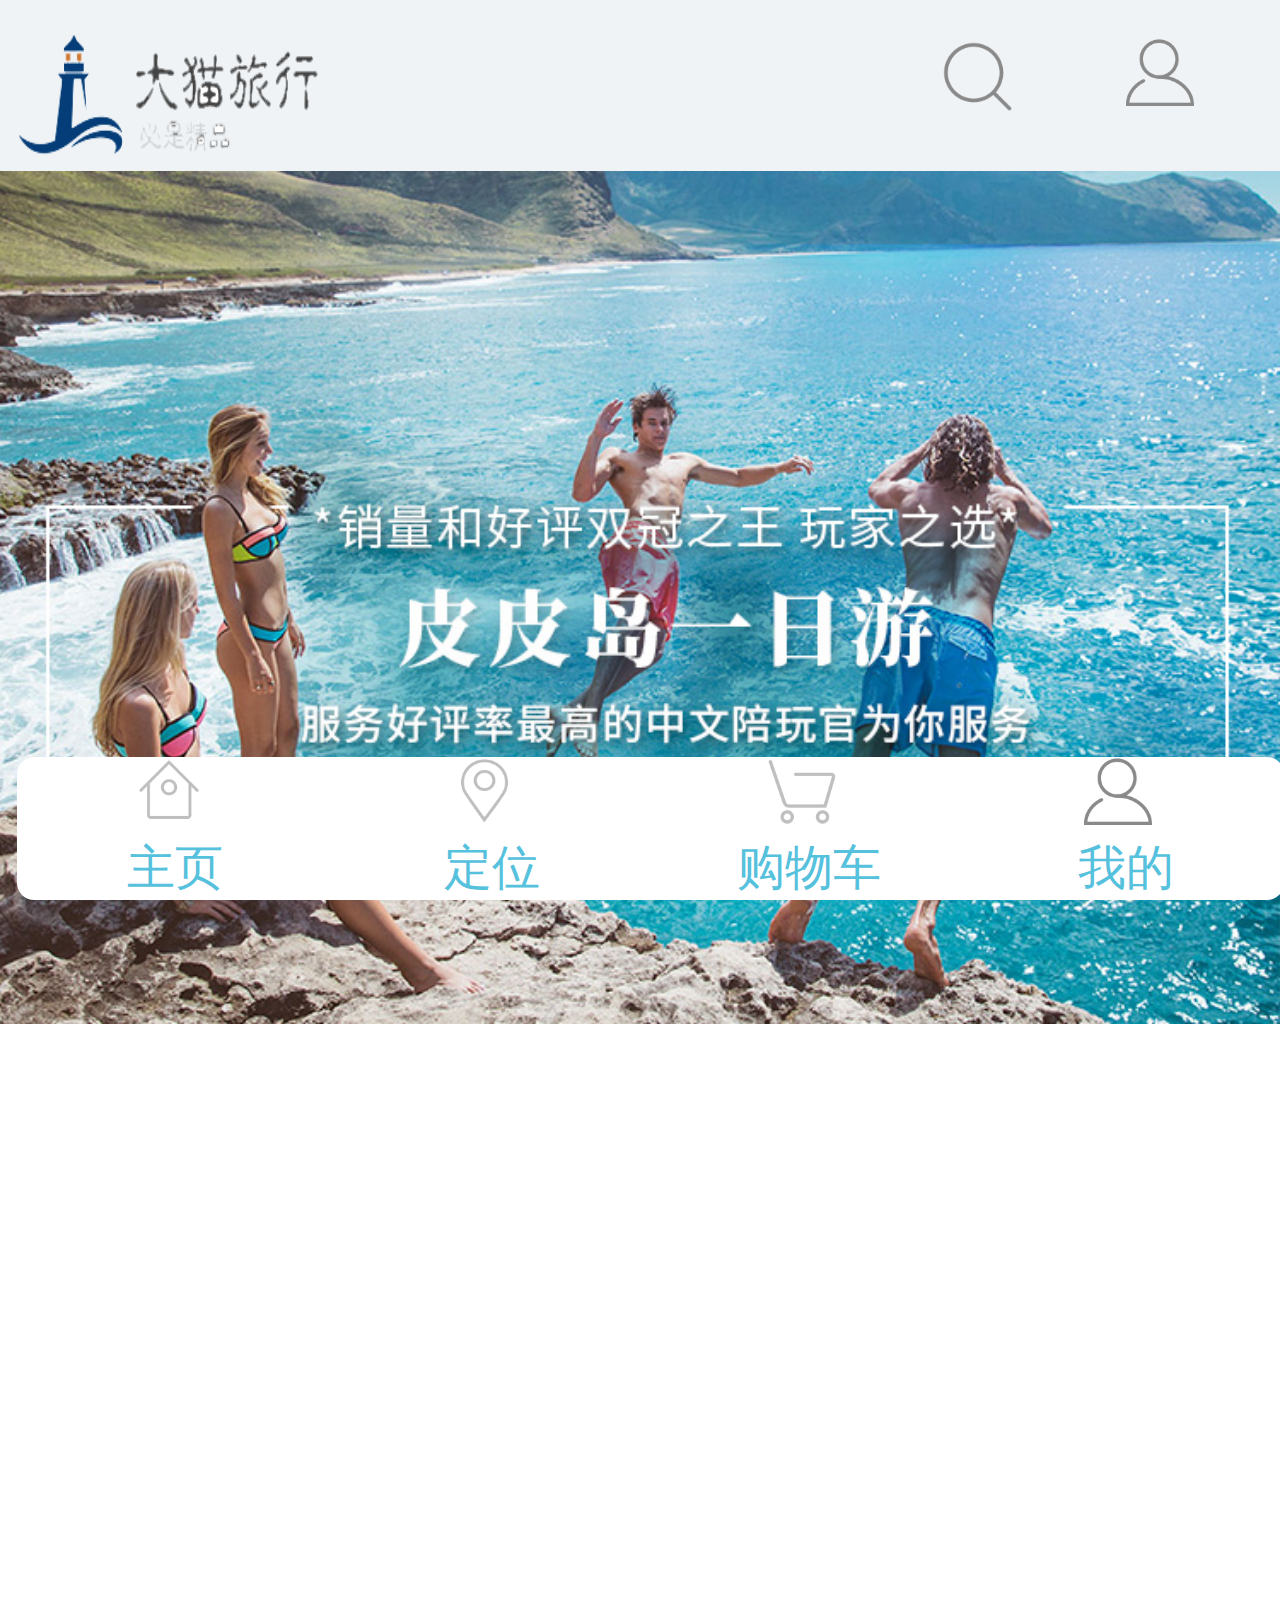
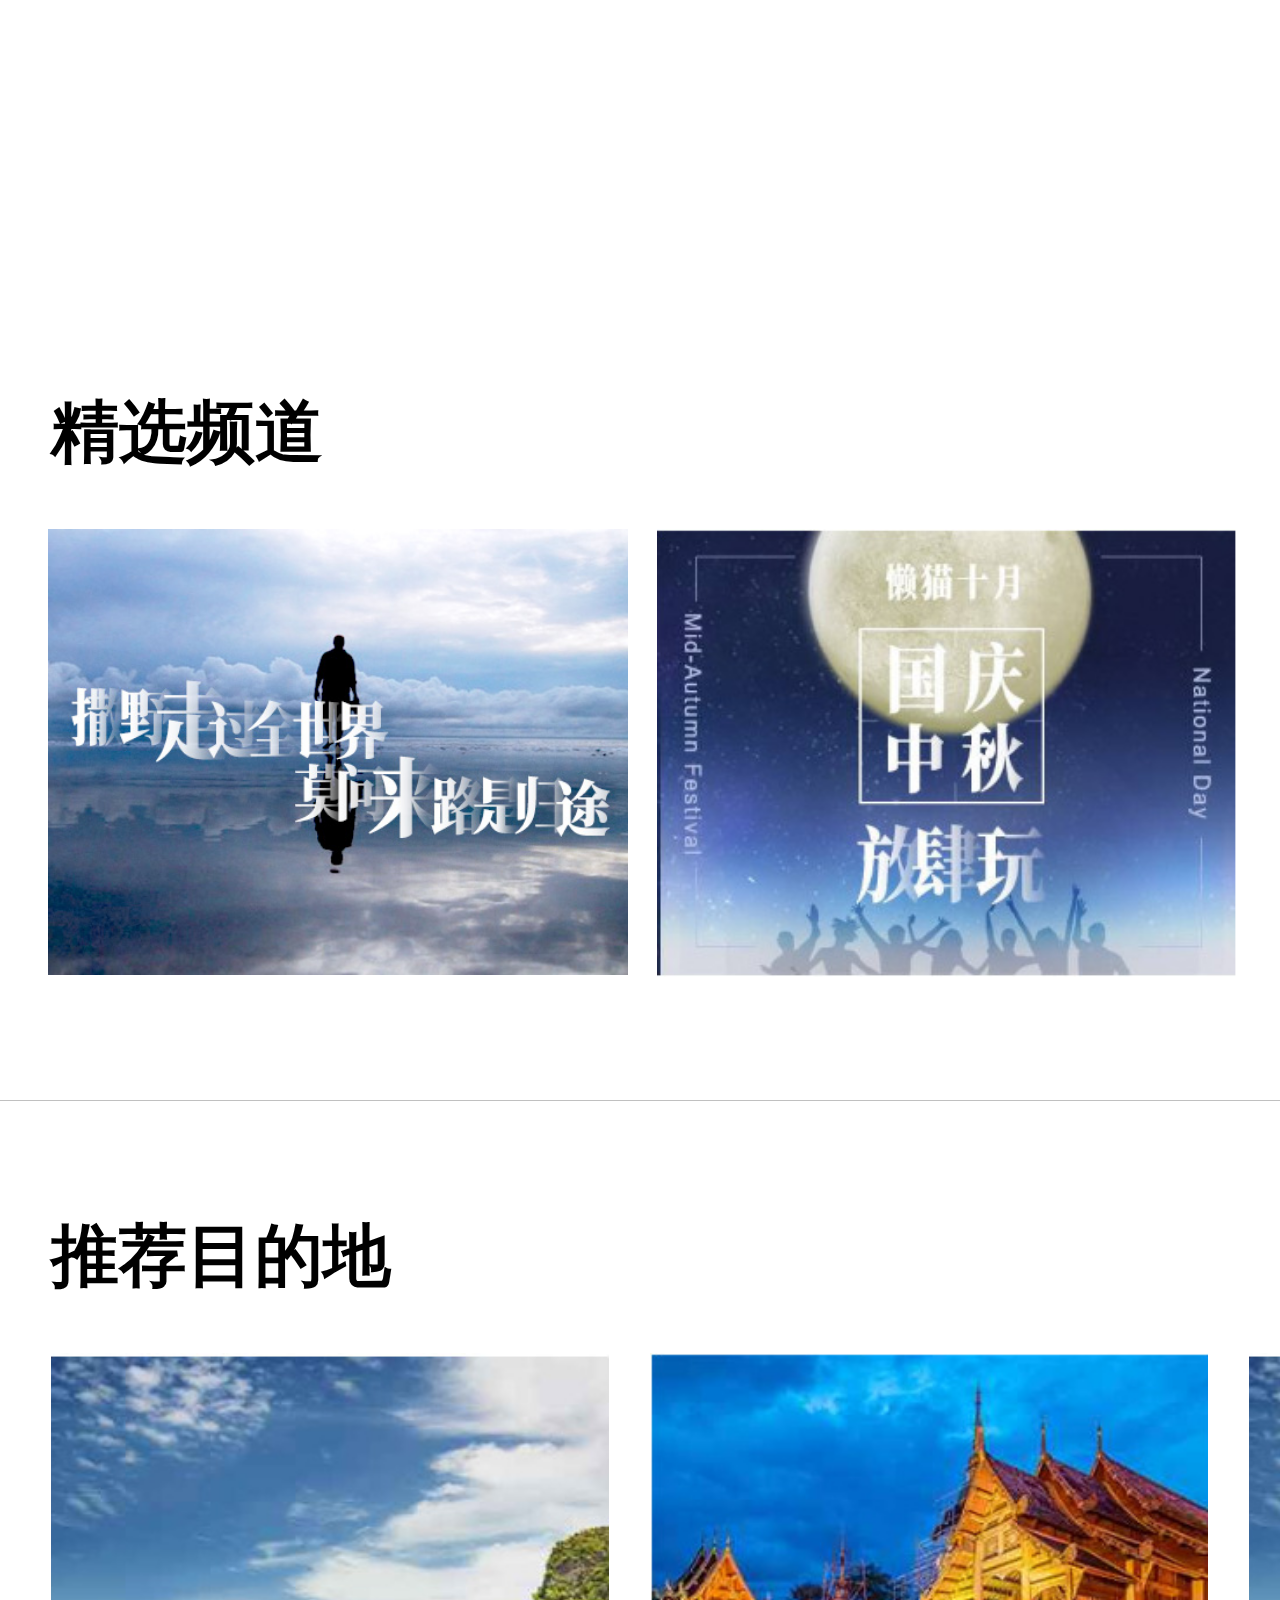
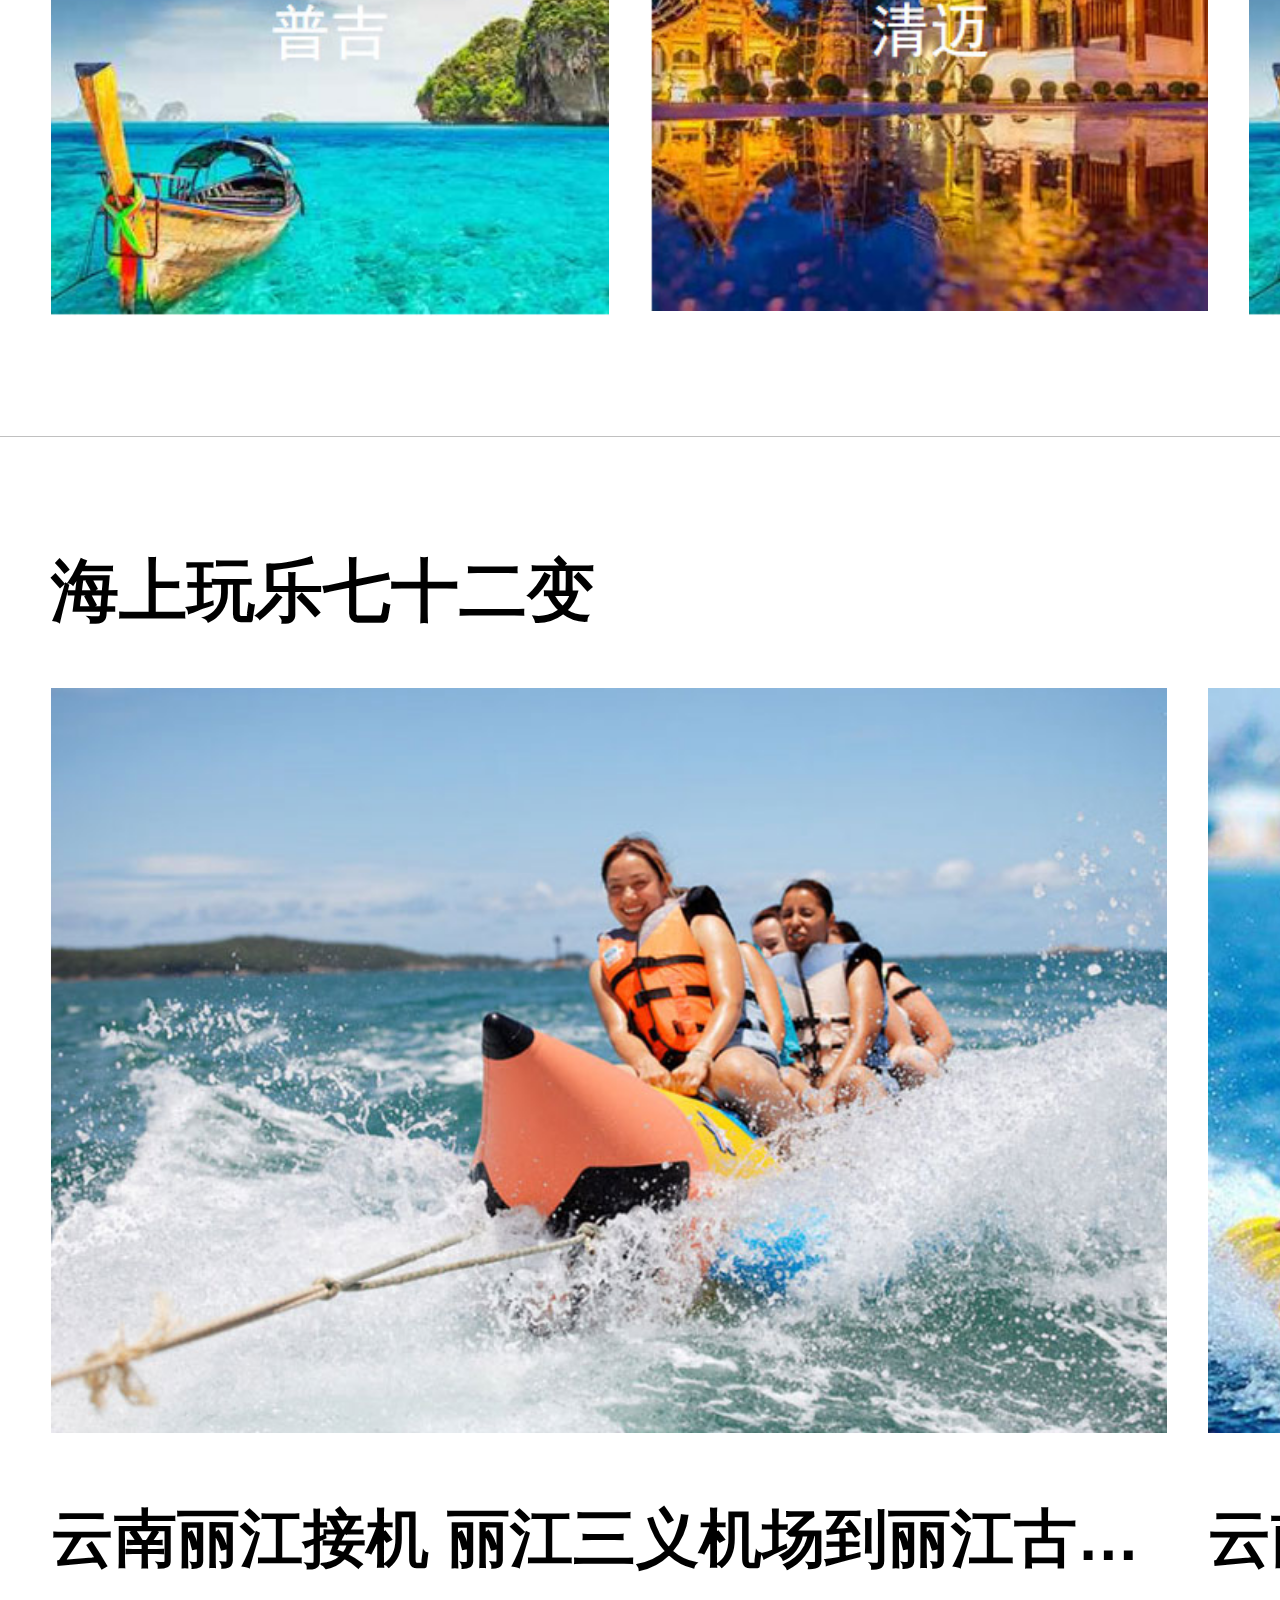
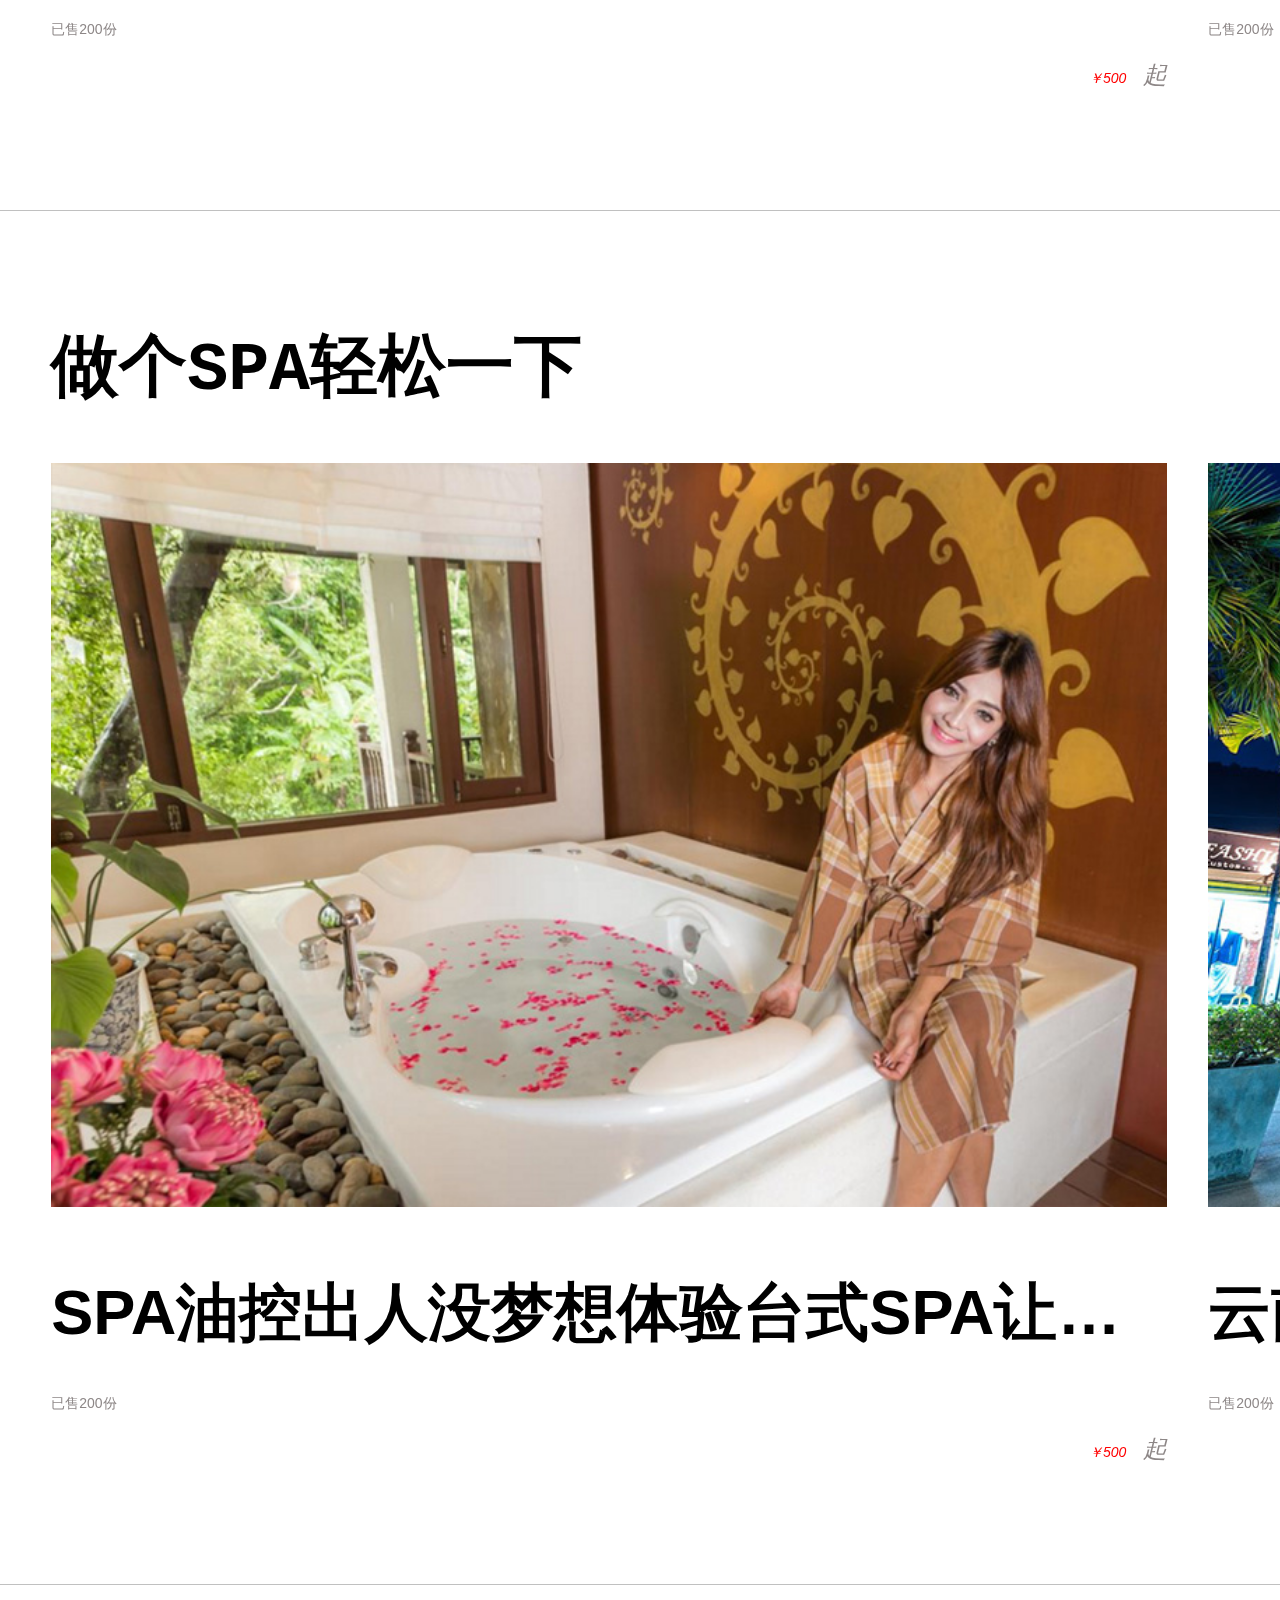
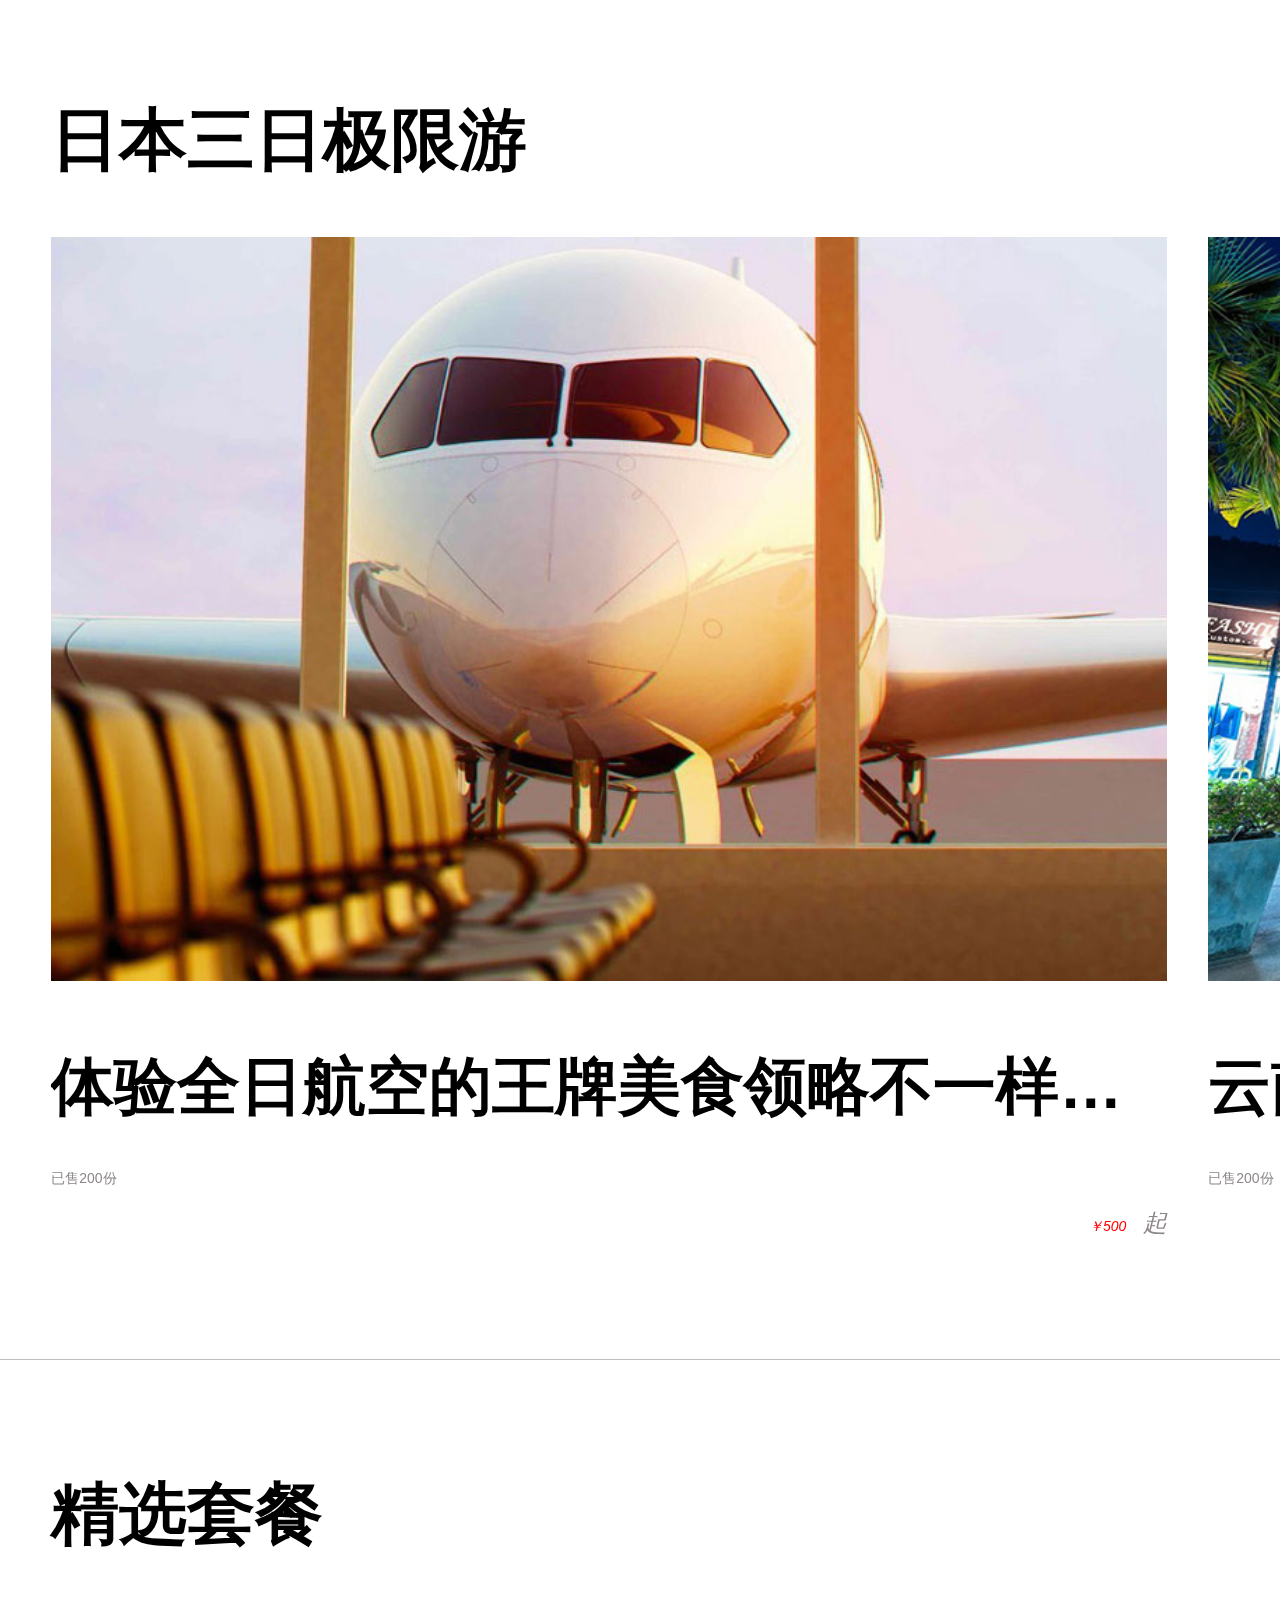
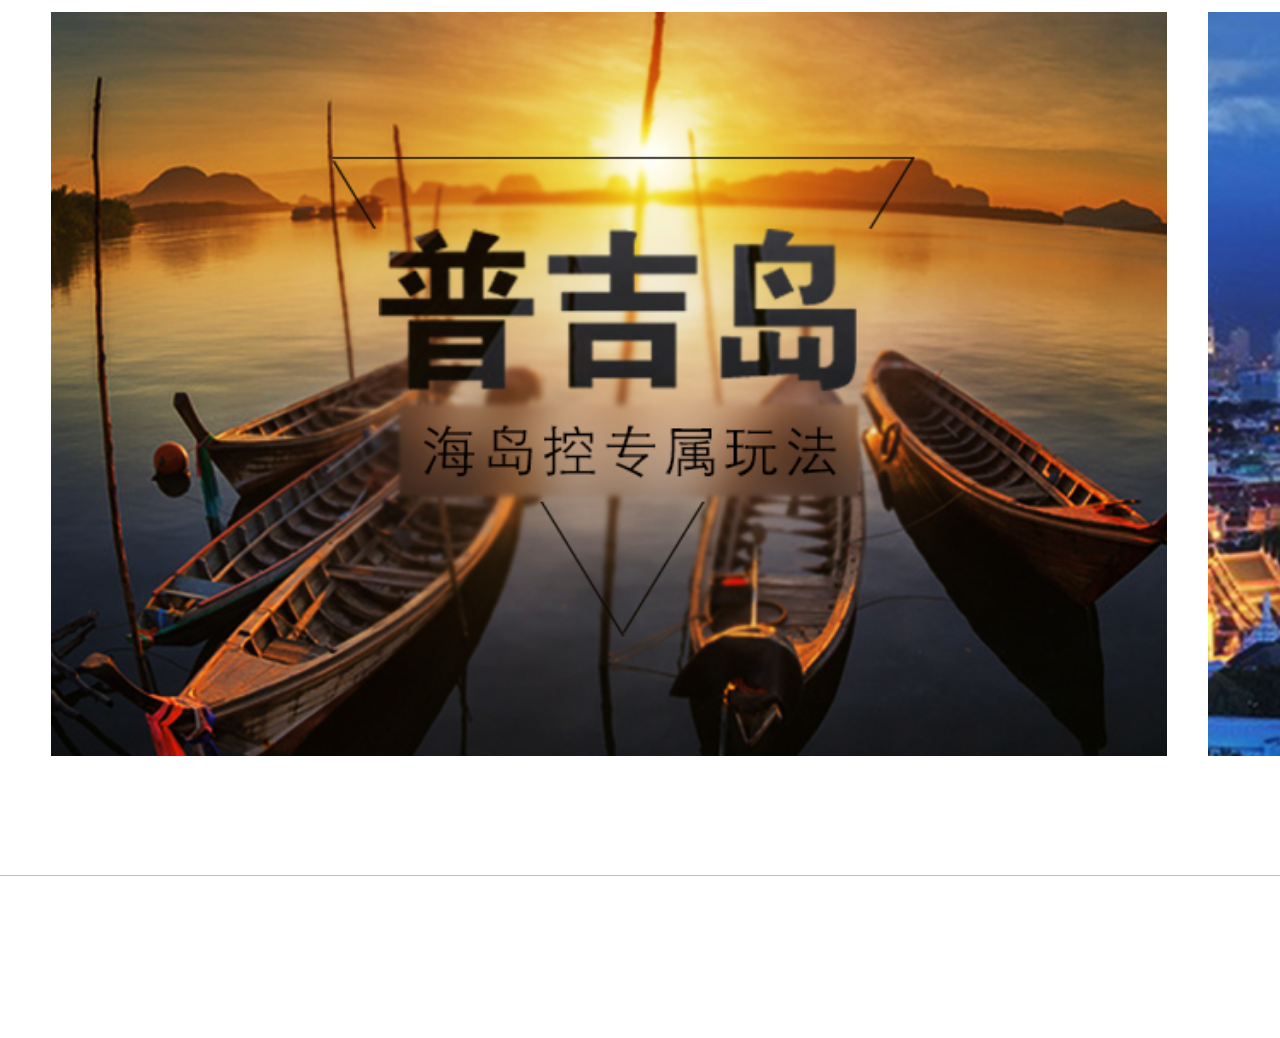
<file: index.html>
<!DOCTYPE html>
<html lang="en">
<head>
    <meta charset="UTF-8">
    <meta name="viewport"
          content="width=device-width, user-scalable=no, initial-scale=1.0, maximum-scale=1.0, minimum-scale=1.0">
    <title>大猫旅行</title>
    <script type="text/javascript">
        (function () {
            var styleNode = document.createElement("style");
            var width = document.documentElement.clientWidth / 16;
            styleNode.innerHTML = "html{font-size:" + width + "px!important}";
            document.head.appendChild(styleNode);
        })();
        window.onload = function () {
            document.addEventListener("touchstart",function (ev) {
                ev = ev || event;
                ev.preventDefault();
            });
        }
    </script>
    <link rel="stylesheet" href="css/base.css">
    <link rel="stylesheet" href="css/home.css">
</head>
<body>
    <!--最外层的盒子-->
    <div class="dm_container">
        <!--顶部的搜索位置-->
        <div class="dm_header">
            <a href="#" class="header_logo3"></a>
            <a href="search.html" class="header_logo"></a>
           <!-- <input type="search" class="header_search" placeholder="请输入">-->
            <a href="own.html" class="header_logo2"></a>
        </div>
        <!--lb-->
        <div class="dm_banner">
            <ul class="dm_banner_images clearfix">
                <li><a href="shop_Introduce.html"><img src="images/lb4.jpg" alt=""></a></li>
                <li><a href="#"><img src="images/lb1.jpg" alt=""></a></li>
                <li><a href="#"><img src="images/lb2.jpg" alt=""></a></li>
                <li><a href="#"><img src="images/lb3.jpg" alt=""></a></li>
                <li><a href="#"><img src="images/lb4.jpg" alt=""></a></li>
                <li><a href="#"><img src="images/lb1.jpg" alt=""></a></li>
            </ul>
            <ul class="banner_index clearfix">
                <li class="current"></li>
                <li></li>
                <li></li>
                <li></li>
            </ul>
        </div>
        <!--content 1精选频道-->

        <div class="content_selected">
            <p class="selected_title">精选频道</p>
                <div class="selected f_l">
                    <a href="shop_Introduce.html"><img src="images/jjx_img1.jpg" alt=""></a>
                </div>
                <div class="selected f_l">
                    <a href="shop_Introduce.html"><img src="images/jx_img2.png" alt=""></a>
                </div>
                <div class="hr"></div>
        </div>
        <!--目的地推荐-->
            <div class="content_recommend content_selected">
                <p class="selected_title">推荐目的地</p>
                <ul class="recommend_img_list recommend_img_list_1 clearfix">
                    <li><a href="#"><img src="images/Rom1.png" alt=""></a></li>
                    <li><a href="#"><img src="images/Romm2.png" alt=""></a></li>
                    <li><a href="#"><img src="images/Rom1.png" alt=""></a></li>
                </ul>
                <div class="hr"></div>
        </div>
        <!--内容区域-->
        <div class="content_recommend2 content_selected">
            <p class="selected_title">海上玩乐七十二变</p>
            <ul class="recommend_img_list recommend_img_list_2 clearfix">
                <li><a href="detail.html"><img src="images/shop1.jpg" alt=""></a>
                    <p class="p_text">云南丽江接机 丽江三义机场到丽江古城 束河古镇 面包车接机</p>
                    <span class="shop_num">已售200份</span>
                    <span class="shop_price"><i>￥500</i><em>起</em></span>
                </li>
                <li><a href="#"><img src="images/shop2.jpg" alt=""></a>
                    <p class="p_text">云南丽江接机 丽江三义机场到丽江古城 束河古镇 面包车接机</p>
                    <span class="shop_num">已售200份</span>
                    <span class="shop_price"><i>￥500</i><em>起</em></span>
                </li>
                <li><a href="#"><img src="images/shop1.jpg" alt=""></a>
                    <p class="p_text">云南丽江接机 丽江三义机场到丽江古城 束河古镇 面包车接机</p>
                    <span class="shop_num">已售200份</span>
                    <span class="shop_price"><i>￥500</i> <em>起</em></span>
                </li>
            </ul>
            <div class="hr"></div>
        </div>
        <div class="content_recommend2 test2 content_selected">
            <p class="selected_title">做个SPA轻松一下</p>
            <ul class="recommend_img_list recommend_img_list_3 clearfix">
                <li><a href="detail1.html"><img src="images/shop3.jpg" alt=""></a>
                    <p class="p_text">SPA油控出人没梦想体验台式SPA让身体彻底放松</p>
                    <span class="shop_num">已售200份</span>
                    <span class="shop_price"><i>￥500</i><em>起</em></span>
                </li>
                <li><a href="#"><img src="images/shop4.jpg" alt=""></a>
                    <p class="p_text">云南丽江接机 丽江三义机场到丽江古城 束河古镇 面包车接机</p>
                    <span class="shop_num">已售200份</span>
                    <span class="shop_price"><i>￥500</i><em>起</em></span>
                </li>
                <li><a href="#"><img src="images/shop3.jpg" alt=""></a>
                    <p class="p_text">云南丽江接机 丽江三义机场到丽江古城 束河古镇 面包车接机</p>
                    <span class="shop_num">已售200份</span>
                    <span class="shop_price"><i>￥500</i> <em>起</em></span>
                </li>
            </ul>
            <div class="hr"></div>
        </div>
        <div class="content_recommend2 test3 content_selected">
            <p class="selected_title">日本三日极限游</p>
            <ul class="recommend_img_list recommend_img_list_4 clearfix">
                <li><a href="#"><img src="images/shop5.jpg" alt=""></a>
                    <p class="p_text">体验全日航空的王牌美食领略不一样的旅游体验你值得拥有</p>
                    <span class="shop_num">已售200份</span>
                    <span class="shop_price"><i>￥500</i><em>起</em></span>
                </li>
                <li><a href="#"><img src="images/shop4.jpg" alt=""></a>
                    <p class="p_text">云南丽江接机 丽江三义机场到丽江古城 束河古镇 面包车接机</p>
                    <span class="shop_num">已售200份</span>
                    <span class="shop_price"><i>￥500</i><em>起</em></span>
                </li>
                <li><a href="#"><img src="images/shop3.jpg" alt=""></a>
                    <p class="p_text">云南丽江接机 丽江三义机场到丽江古城 束河古镇 面包车接机</p>
                    <span class="shop_num">已售200份</span>
                    <span class="shop_price"><i>￥500</i> <em>起</em></span>
                </li>
            </ul>
            <div class="hr"></div>
        </div>
        <!--精选套餐-->
        <div class="content_recommend2 test4 content_selected">
            <p class="selected_title">精选套餐</p>
            <ul class="recommend_img_list recommend_img_list_5 clearfix">
                <li><a href="#"><img src="images/jxuan1.jpg" alt=""></a></li>
                <li><a href="#"><img src="images/jxuan2.jpg" alt=""></a></li>
                <li><a href="#"><img src="images/jxuan1.jpg" alt=""></a></li>
            </ul>
            <div class="hr"></div>
        </div>
        <div class="while">
        </div>
        <div class="footer_wrap">
            <div class="footer">
                <div><a href="index.html"><img src="images/wxb主页.png" alt=""><br>主页</a></div>
                <div><a href="category.html"><img src="images/wxb定位.png" alt=""><br>定位</a></div>
                <div><a href="cart.html"><img src="images/cart.png" alt=""><br>购物车</a></div>
                <div><a href="own.html"><img src="images/man.png" alt=""><br>我的</a></div>
            </div>
        </div>
    </div>
<script src="./js/public.js"></script>
<script src="./js/index.js"></script>
    <script src="./js/transform.js"></script>
    <script src="./js/move.js"></script>

</body>
</html>
</file>
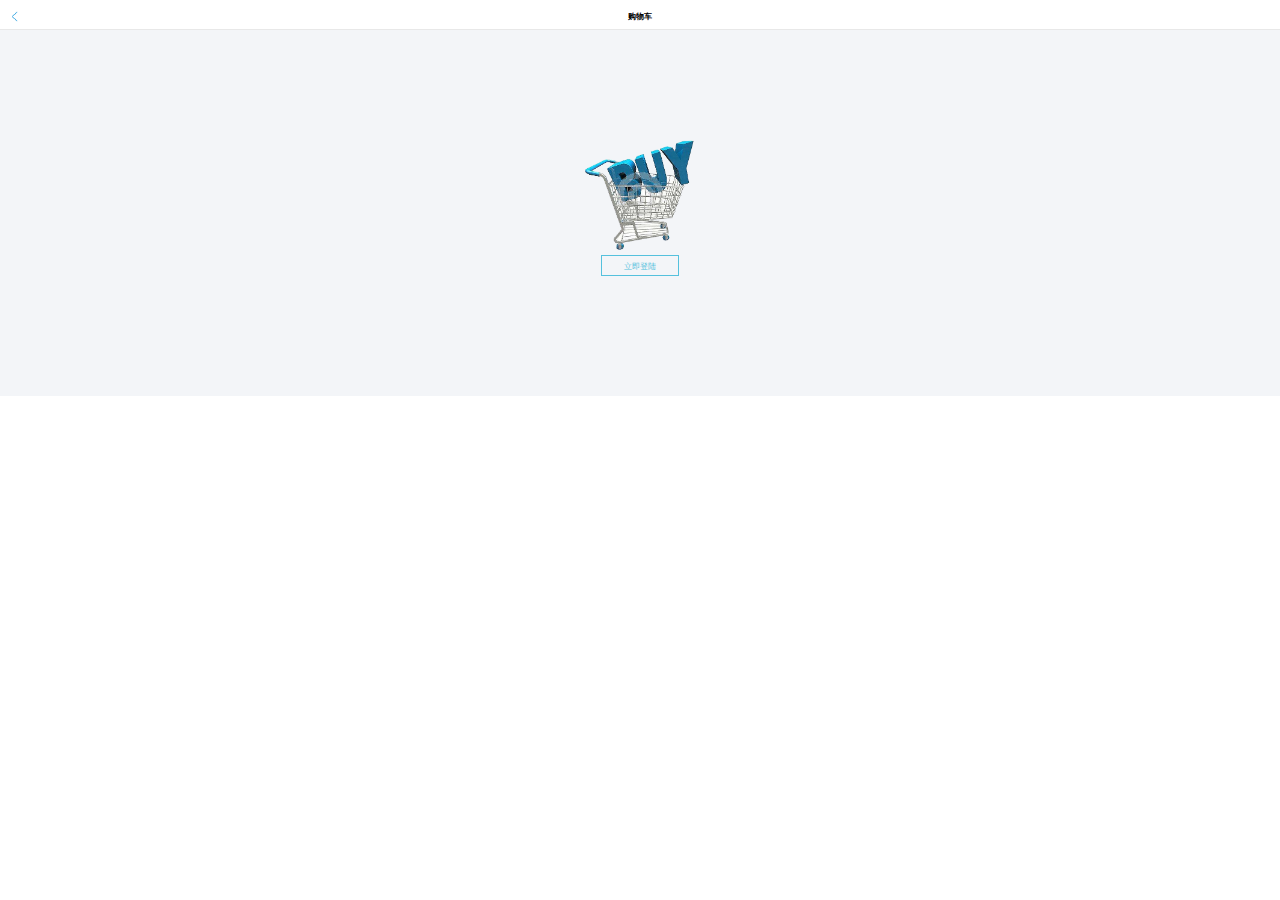
<file: cart.html>
<!DOCTYPE html>
<html lang="en">
<head>
    <title>购物车</title>
    <meta charset="UTF-8">
    <meta name="viewport"
          content="width=device-width, user-scalable=no, initial-scale=1.0, maximum-scale=1.0, minimum-scale=1.0">
    <title>大猫旅行</title>
    <script type="text/javascript">
       /*  document.addEventListener("touchstart",function (ev) {
              ev = ev || event;
              ev.preventDefault();
          });
        window.onload =function () {
            (function () {
                var styleNode = document.createElement("style");
                var width = document.documentElement.clientWidth/16;
                styleNode.innerHTML = "html{font-size:"+width+"px!important}";
                document.head.appendChild(styleNode);
            })();
        }
    </script>
    <link rel="stylesheet" href="css/base.css">
    <link rel="stylesheet" href="css/cart.css">
</head>
<body>
    <div class="cart_container">
        <div class="cart_header">
            <!--在vue不用 a 标签  直接路由回调 this.$router.back 既可以-->
            <a href="index.html" class="back_img"></a>
            <span>购物车</span>
            <div class="header_hr"></div>
        </div>
        <!--没有登陆时候-->
        <div class="cart_content">
            <span class="not_login_image"></span>
            <br>
            <a class="login_btn" href="login.html">立即登陆</a>
        </div>
    </div>

</body>
</html>
</file>
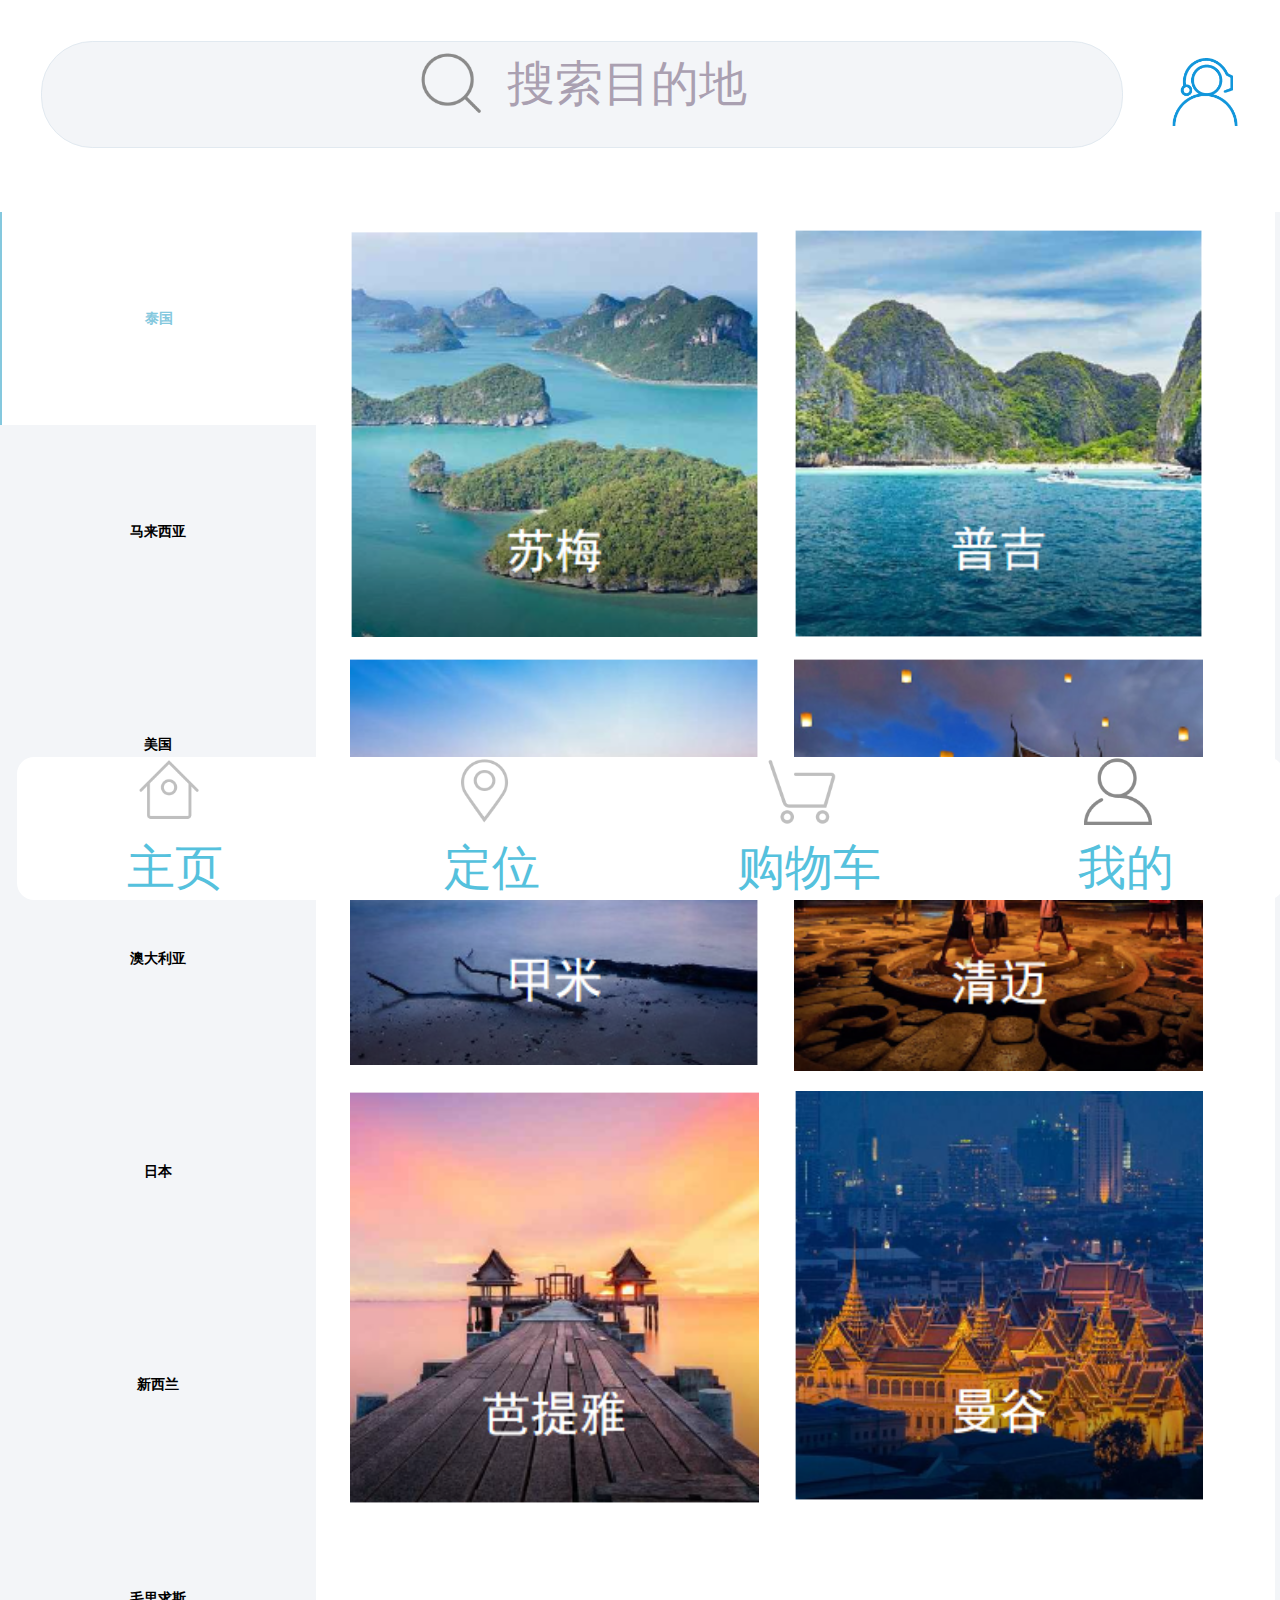
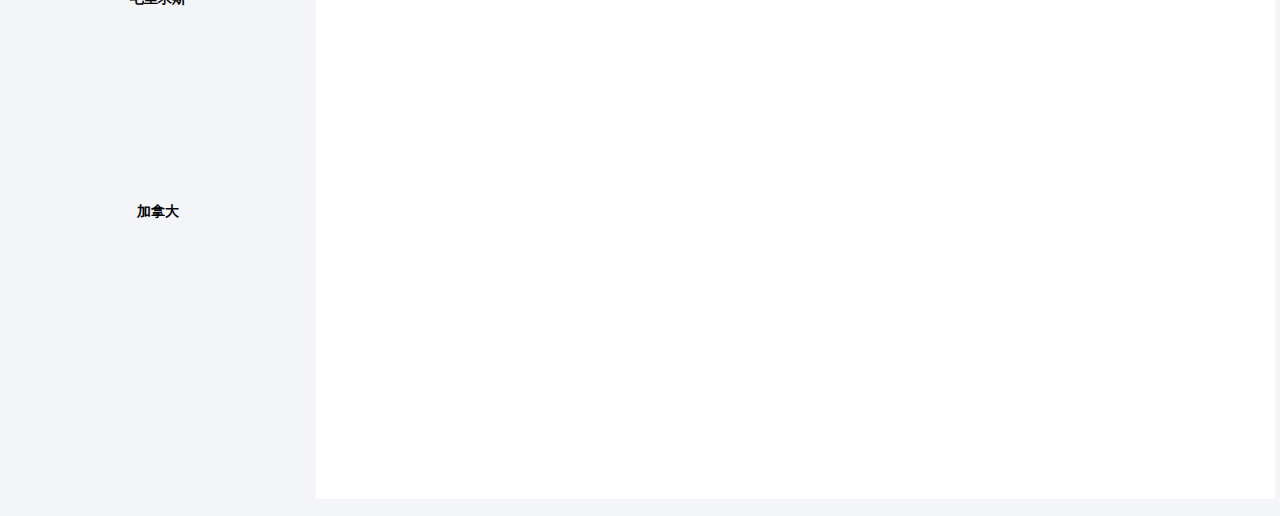
<file: category.html>
<!DOCTYPE html>
<html lang="en">
<head>
    <title>定位</title>
    <meta charset="UTF-8">
    <meta name="viewport"
          content="width=device-width, user-scalable=no, initial-scale=1.0, maximum-scale=1.0, minimum-scale=1.0">
    <title>大猫旅行</title>
    <script type="text/javascript">
       /* document.addEventListener("touchstart",function (ev) {
            ev = ev || event;
            ev.preventDefault();
        });*/
        window.onload =function () {
            (function () {
                var styleNode = document.createElement("style");
                var width = document.documentElement.clientWidth/16;
                styleNode.innerHTML = "html{font-size:"+width+"px!important}";
                document.head.appendChild(styleNode);
            })();
        }
    </script>
    <link rel="stylesheet" href="css/base.css">
    <link rel="stylesheet" href="css/category.css">
    <link rel="stylesheet" href="css/home.css">
</head>
<body>
    <div class="cate_container">
        <div class="cate_head">
            <div class="find">
                <span class="find_img">搜索目的地</span>
            </div>
            <span class="cate_head_img"></span>
        </div>

        <div class="main">
            <!--left-->
            <!--  左边的区域 -->
            <div class="main_left f_l">
                <ul>
                    <li class='current'><a href="#">泰国</a></li>
                    <li><a href="#">马来西亚</a></li>
                    <li><a href="#">美国</a></li>
                    <li><a href="#">澳大利亚</a></li>
                    <li><a href="#">日本</a></li>
                    <li><a href="#">新西兰</a></li>
                    <li><a href="#">毛里求斯</a></li>
                    <li><a href="#">加拿大</a></li>
                </ul>
            </div>
            <!--右边的区域 -->
            <div class="main_right">
                <!-- 列表内容 -->
                <!-- ul.clearfix>li*15>a[href='#']>img[src='images/nv-fy.jpg']+p{毛呢大衣} -->
                <ul>
                    <li><a href="#">
                        <img src="images/cate5.png">
                    </a></li>
                    <li><a href="#">
                        <img src="images/cate1.png">
                    </a></li>
                    <li><a href="#">
                        <img src="images/cate6.png">
                    </a></li>
                    <li><a href="#">
                        <img src="images/cate2.png" alt="">
                    </a></li>
                    <li><a href="#">
                        <img src="images/cate3.png" alt="">
                    </a></li>
                    <li><a href="#">
                        <img src="images/cate4.png" alt="">
                    </a></li>
                </ul>
            </div>
        </div>
        <div class="footer_wrap">
        <div class="footer">
            <div><a href="index.html"><img src="images/wxb主页.png" alt=""><br>主页</a></div>
            <div><a href="category.html"><img src="images/wxb定位.png" alt=""><br>定位</a></div>
            <div><a href="cart.html"><img src="images/cart.png" alt=""><br>购物车</a></div>
            <div><a href="own.html"><img src="images/man.png" alt=""><br>我的</a></div>
        </div>
    </div>
    </div>
</body>
</html>
</file>
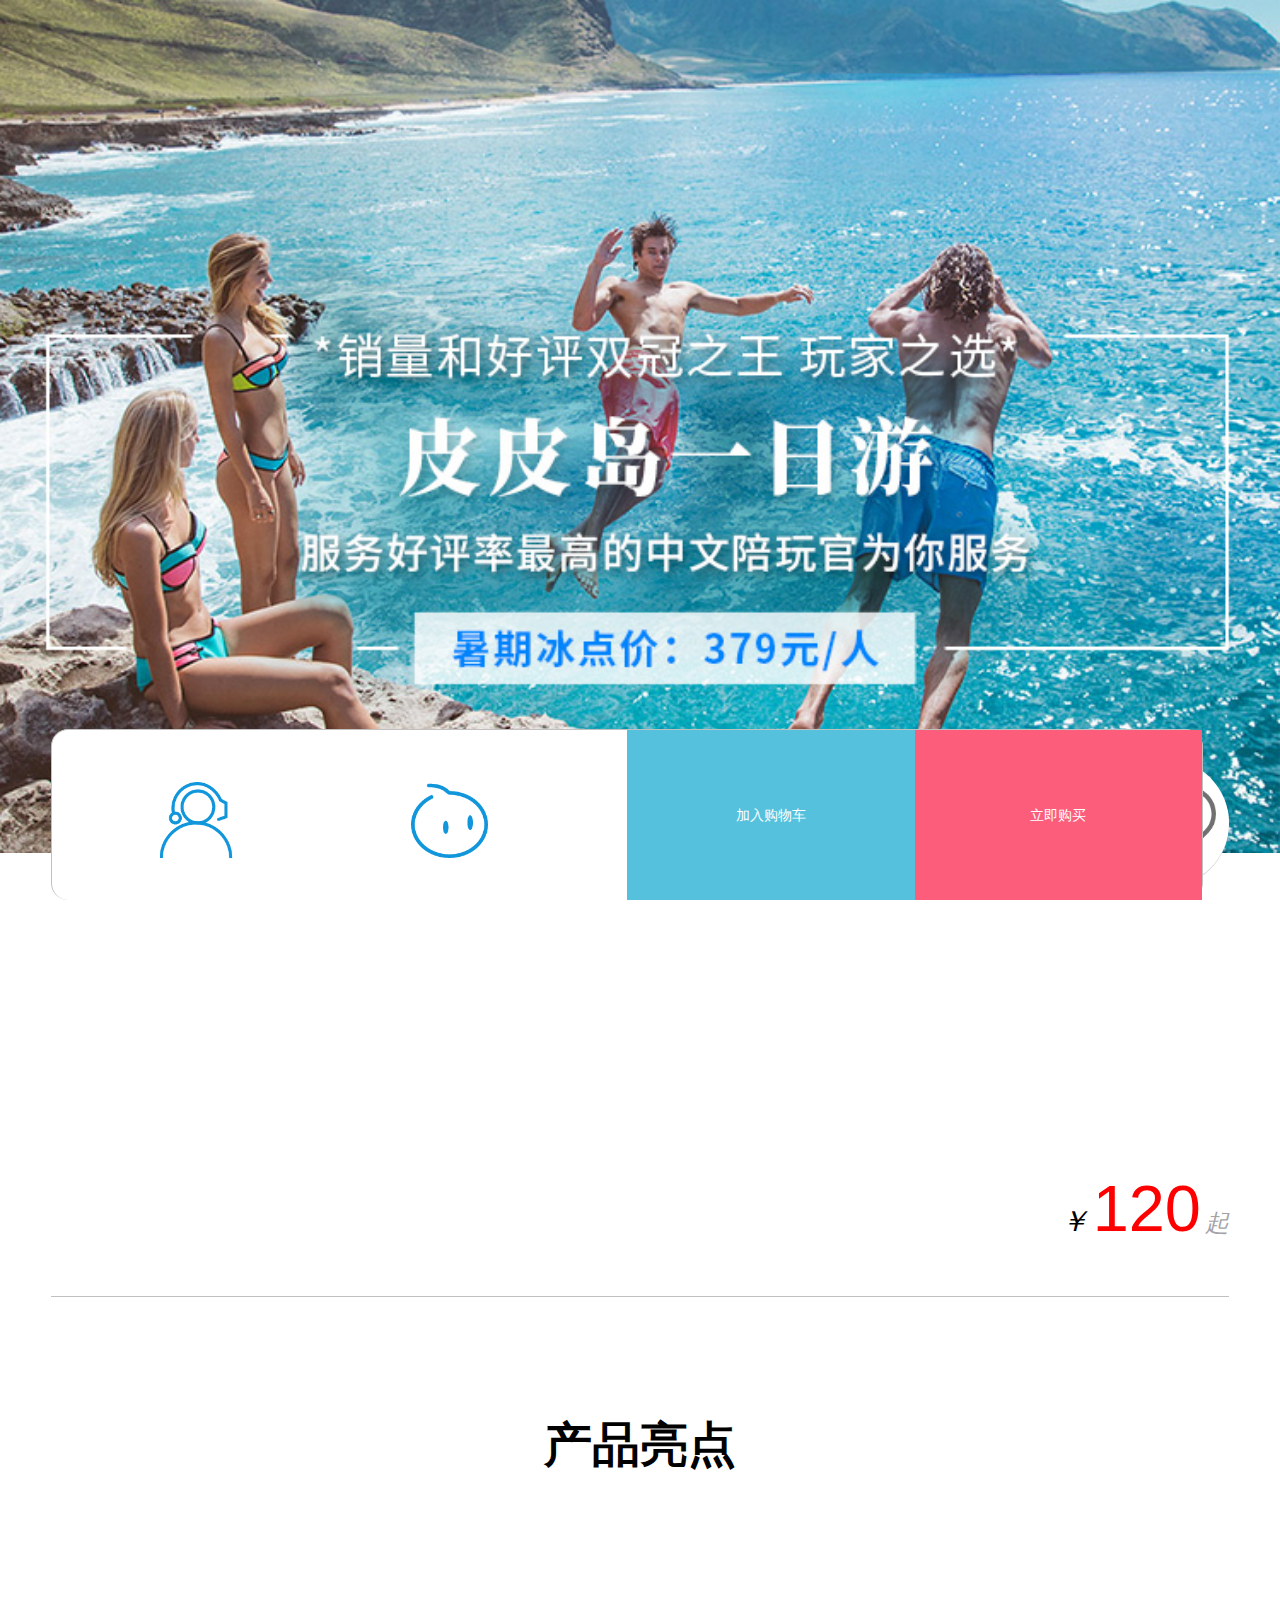
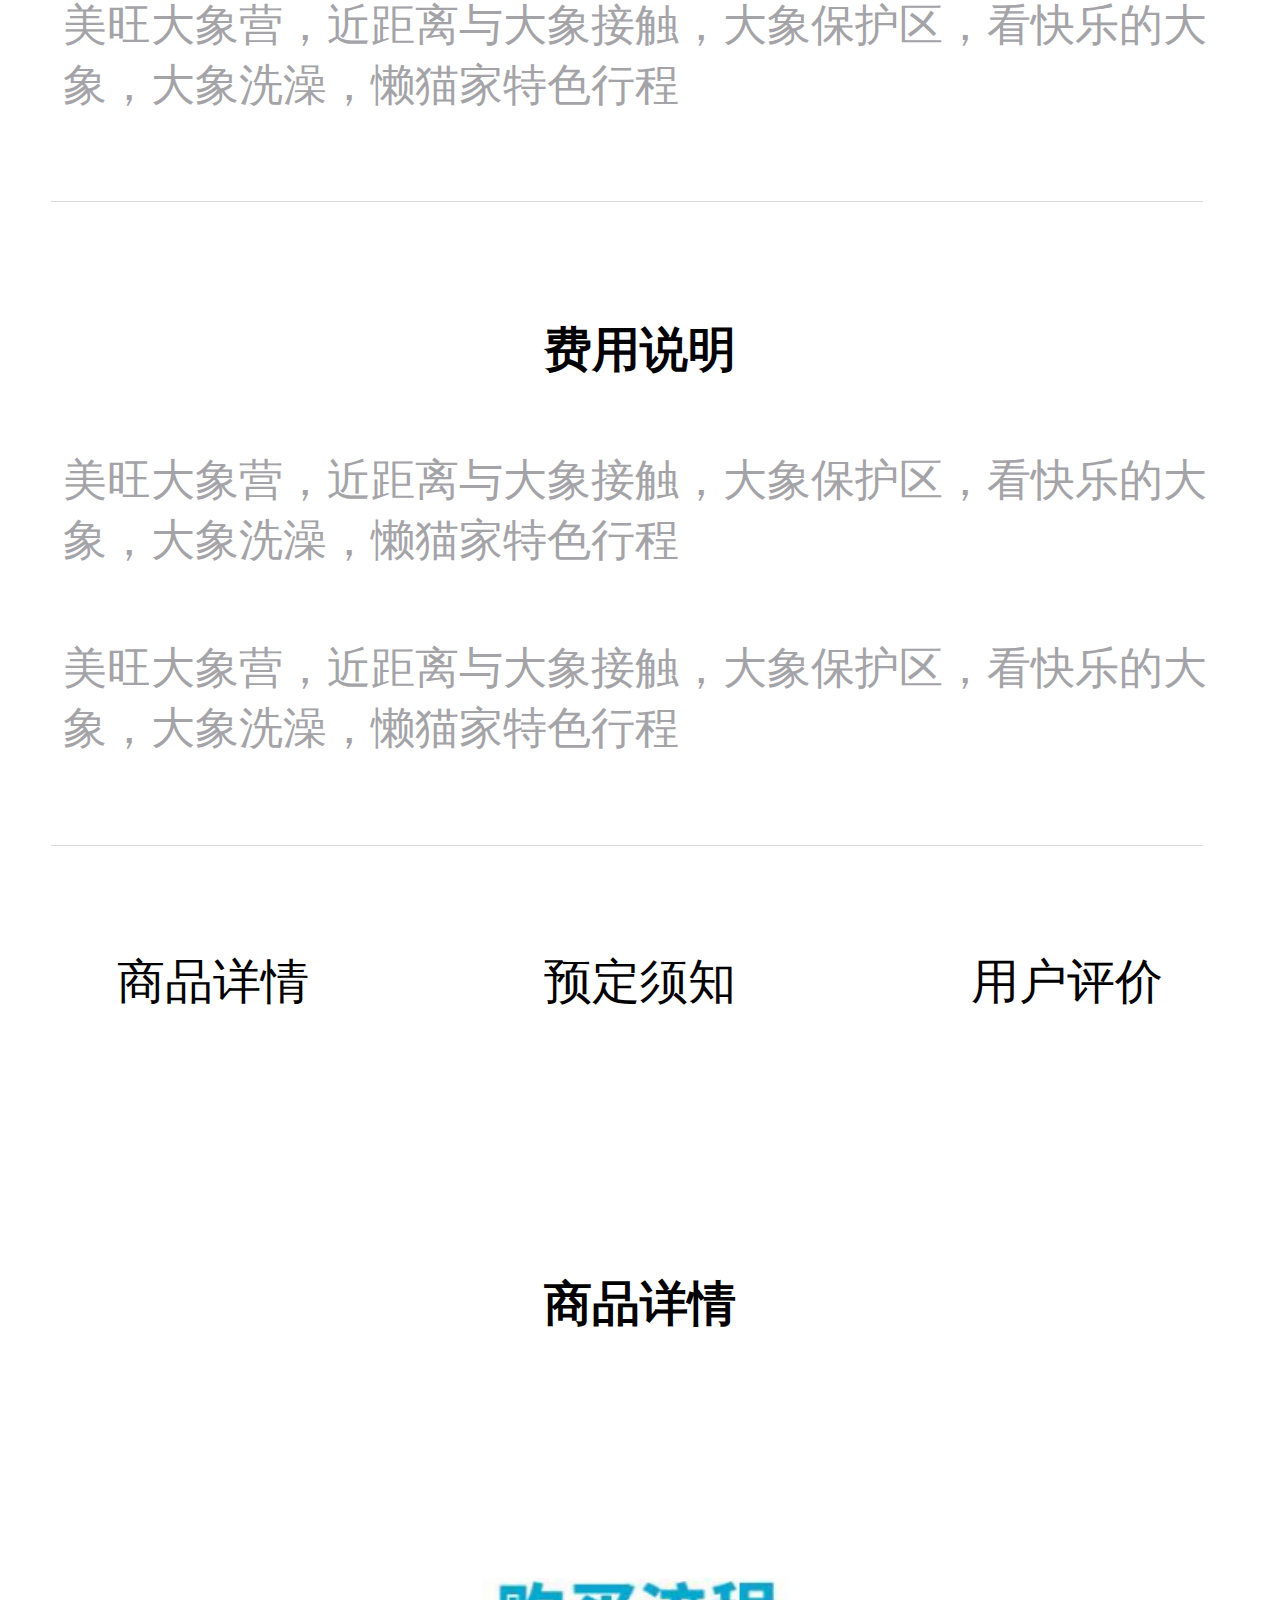
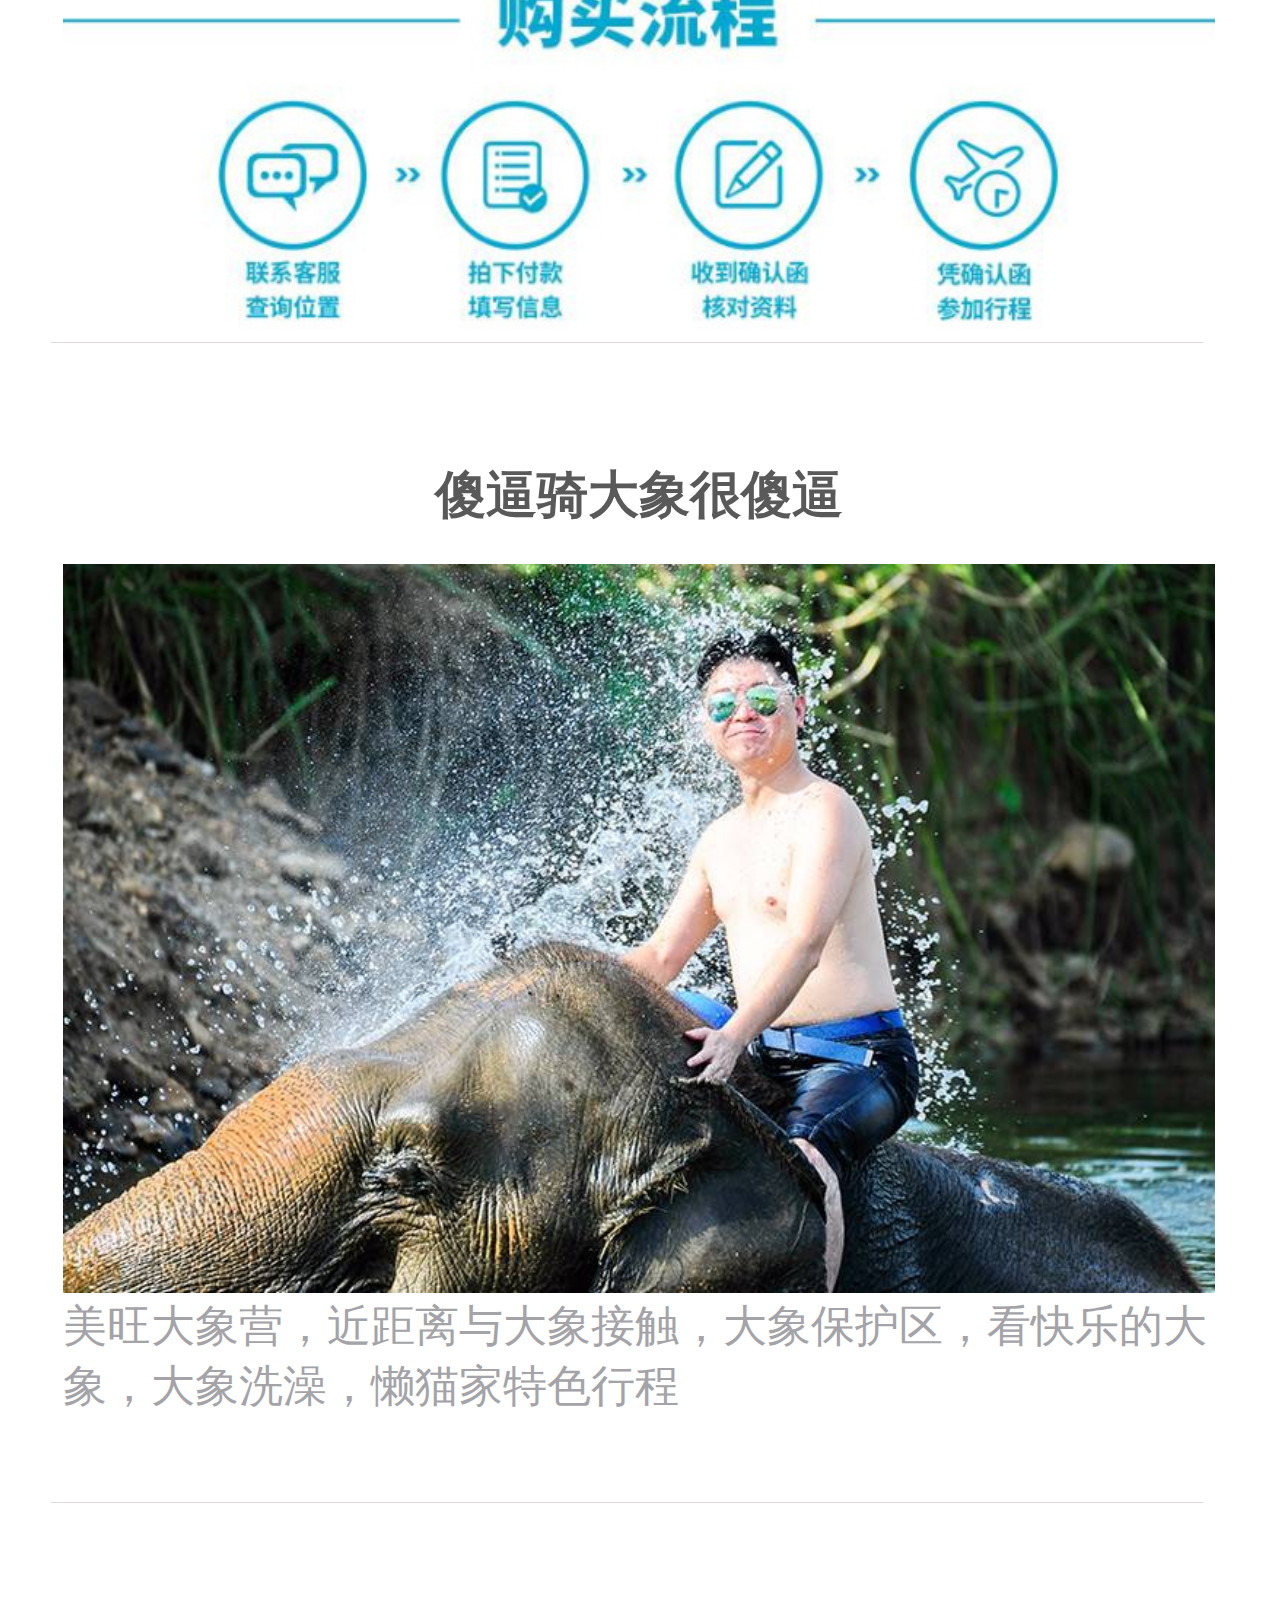
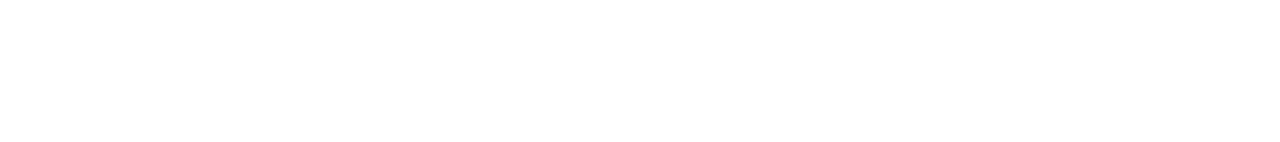
<file: detail.html>
<!DOCTYPE html>
<html lang="en">
<head>
    <meta charset="UTF-8">
    <meta name="viewport"
          content="width=device-width, user-scalable=no, initial-scale=1.0, maximum-scale=1.0, minimum-scale=1.0">
    <title>商品详情</title>
    <script type="text/javascript">
        /*  document.addEventListener("touchstart",function (ev) {
              ev = ev || event;
              ev.preventDefault();
          });*/
        window.onload = function(){
            (function () {
                var styleNode = document.createElement("style");
                var width = document.documentElement.clientWidth/16;
                styleNode.innerHTML = "html{font-size:"+width+"px!important}";
                document.head.appendChild(styleNode);
            })();
            var tap1 = document.querySelector(".tap_1")
            var tap3 = document.querySelector(".tap_3")

            var id1 = document.getElementById("1")
            var id3 = document.getElementById("3")
            console.log(tap3)
            tap1.addEventListener('touchstart',function (ev) {
                var ev = ev ||event;
                ev.preventDefault()
                id3.style.display="none";
                id1.style.display = "block";
            })
            tap3.addEventListener('touchstart',function (ev) {
                var ev = ev ||event;
                ev.preventDefault();
                id1.style.display="none";
                id3.style.display = "block";
            })
        }
    </script>
    <link rel="stylesheet" href="css/base.css">
    <link rel="stylesheet" href="css/detail.css">
    <link rel="stylesheet" href="css/home.css">
</head>
<body>
        <div class="de_container">
            <div class="dm_banner">
                <div class="banner_right">
                    <a href="shop_Introduce.html"><img src="images/backb.png" alt=""></a>
                </div>
                <ul class="dm_banner_images clearfix">
                    <li><a href="shop_Introduce.html"><img src="images/TOP.jpg" alt=""></a></li>
                    <li><a href="#"><img src="images/lb1.jpg" alt=""></a></li>
                    <li><a href="#"><img src="images/lb2.jpg" alt=""></a></li>
                    <li><a href="#"><img src="images/lb3.jpg" alt=""></a></li>
                    <li><a href="#"><img src="images/lb4.jpg" alt=""></a></li>
                    <li><a href="#"><img src="images/lb1.jpg" alt=""></a></li>
                </ul>
                <ul class="banner_index de_banner_index clearfix">
                    <li class="current"></li>
                    <li></li>
                    <li></li>
                    <li></li>
                </ul>
                <div class="banner_collection">
                    <a href="#"><img src="images/favoritesf.png" alt=""></a>
                </div>
                <div class="banner_title">日本札幌美景之旅 观看札幌世界夜景 观看美食之城的魅力 品尝白色恋人巧克力</div>
                <div class="banner_selled">已售250份</div>
                <div class="banner_price">
                    <i>￥</i>
                    <span>120</span>
                    <i>起</i>
                </div>
                <div class="hr4"></div>
            </div>
            <!--产品亮点-->
            <div class="de_goods_light">
                <h1>产品亮点</h1>
                <div class="light_act">
                    <span>美旺大象营，近距离与大象接触，大象保护区，看快乐的大象，大象洗澡，懒猫家特色行程</span>
                </div>
                <div class="nothing1"></div>
            </div>
            <div class="de_goods_light">
                <h1>费用说明</h1>
                <div class="light_act1">
                    <span>美旺大象营，近距离与大象接触，大象保护区，看快乐的大象，大象洗澡，懒猫家特色行程</span>
                </div>
                <div class="light_act1">
                <span>美旺大象营，近距离与大象接触，大象保护区，看快乐的大象，大象洗澡，懒猫家特色行程</span>
            </div>
                <div class="nothing1"></div>
            </div>
            <!--介绍导航1-->
            <div class="tap">
                <div class="tap_1"><a href="#">商品详情</a></div>
                <div class="tap_2"><a href="javascript:;">预定须知</a></div>
                <div class="tap_3"><a href="#">用户评价</a></div>
            </div>

            <div id="1">
                <div class="de_goods_light1">
                    <h1>商品详情</h1>
                    <div class="nothing1"></div>
                    <div class="nothing1"></div>
                </div>
                <div class="de_goods_light">
                    <div class="light_act1">
                        <img src="images/buy_img.png" alt="">
                    </div>
                </div>
                <div class="de_goods_light">
                    <div class="light_act">
                        <h2>傻逼骑大象很傻逼</h2>
                        <img src="images/dateil_img2.jpg" alt="">
                        <span>美旺大象营，近距离与大象接触，大象保护区，看快乐的大象，大象洗澡，懒猫家特色行程</span>
                    </div>
                    <div class="nothing1"></div>
                </div>
            </div>
            <div id="3" style="display: none;">
                <div class="de_goods_light1">
                    <h1>用户评价</h1>
                    <div class="nothing1"></div>
                    <div class="nothing1"></div>
                </div>
                <div class="user_score clearfix">
                    <div class="score_left f_l">
                        <div class="score_left_score">4.8分</div>
                        <div class="score_left_comm">99人评论</div>
                        <div class="score_left_star clearfix">
                            <em></em>
                            <em></em>
                            <em></em>
                            <em></em>
                            <em></em>
                        </div>
                    </div>
                    <div class="score_right f_r">
                        <div class="score_right1">
                            <span>售前服务</span>
                            <span class="score_right1_star1">
                            <em></em>
                            <em></em>
                            <em></em>
                            <em></em>
                            <em></em>
                        </span>
                            <span>4.8分</span>
                        </div>
                        <div class="score_right1">
                            <span>售前服务</span>
                            <span class="score_right1_star1">
                            <em></em>
                            <em></em>
                            <em></em>
                            <em></em>
                            <em></em>
                        </span>
                            <span>4.8分</span>
                        </div>
                        <div class="score_right1">
                            <span>售前服务</span>
                            <span class="score_right1_star1">
                            <em></em>
                            <em></em>
                            <em></em>
                            <em></em>
                            <em></em>
                        </span>
                            <span>4.8分</span>
                        </div>
                    </div>
                </div>
                <div class="comm_list">
                    <div class="comm_list_1 clearfix">
                        <span class="f_l">林某人</span>
                        <span class="score_right1_star1 f_r">
                            <em></em>
                            <em></em>
                            <em></em>
                            <em></em>
                            <em></em>
                        </span>
                    </div>
                    <div class="comm_list_2_title">日本札幌美景之旅 夜景一次</div>
                    <div class="comm_list_3_content">
                        先说优点，船不错，速度挺快，只是当天风浪太大，船颠簸得厉害，不少人都吐了。导游巧克力、小钢炮、还有潜水教练阿辉都非常棒，很负责任的。巧克力知道我晕船，还特地帮我按摩，非常感谢。潜水时，因为紧张不敢下去，幸亏潜水教练阿辉一直是一对一的带着我，让我见到了美妙的海底世界。没有贵宾接待室，早晨到码头太阳底下晒了半个小时10点直接上船。中午饭，嗯不太好四菜一汤味道一般，没什么可吃的。但是水果和饮料是免费的。另外下午还有方便面提供。潜水教练照的照片很美！如果能再改善一下午餐就更好了！
                    </div>
                    <div class="comm_list_4_time">2017-11-11 12:22:22</div>
                    <div class="hr7"></div>
                </div>
                <div class="comm_list">
                    <div class="comm_list_1 clearfix">
                        <span class="f_l">林某人</span>
                        <span class="score_right1_star1 f_r">
                            <em></em>
                            <em></em>
                            <em></em>
                            <em></em>
                            <em></em>
                        </span>
                    </div>
                    <div class="comm_list_2_title">日本札幌美景之旅 夜景一次</div>
                    <div class="comm_list_3_content">
                        先说优点，船不错，速度挺快，只是当天风浪太大，船颠簸得厉害，不少人都吐了。导游巧克力、小钢炮、还有潜水教练阿辉都非常棒，很负责任的。巧克力知道我晕船，还特地帮我按摩，非常感谢。潜水时，因为紧张不敢下去，幸亏潜水教练阿辉一直是一对一的带着我，让我见到了美妙的海底世界。没有贵宾接待室，早晨到码头太阳底下晒了半个小时10点直接上船。中午饭，嗯不太好四菜一汤味道一般，没什么可吃的。但是水果和饮料是免费的。另外下午还有方便面提供。潜水教练照的照片很美！如果能再改善一下午餐就更好了！
                    </div>
                    <div class="comm_list_4_time">2017-11-11 12:22:22</div>
                    <div class="hr7"></div>
                </div>
                <div class="comm_list">
                    <div class="comm_list_1 clearfix">
                        <span class="f_l">林某人</span>
                        <span class="score_right1_star1 f_r">
                            <em></em>
                            <em></em>
                            <em></em>
                            <em></em>
                            <em></em>
                        </span>
                    </div>
                    <div class="comm_list_2_title">日本札幌美景之旅 夜景一次</div>
                    <div class="comm_list_3_content">
                        先说优点，船不错，速度挺快，只是当天风浪太大，船颠簸得厉害，不少人都吐了。导游巧克力、小钢炮、还有潜水教练阿辉都非常棒，很负责任的。巧克力知道我晕船，还特地帮我按摩，非常感谢。潜水时，因为紧张不敢下去，幸亏潜水教练阿辉一直是一对一的带着我，让我见到了美妙的海底世界。没有贵宾接待室，早晨到码头太阳底下晒了半个小时10点直接上船。中午饭，嗯不太好四菜一汤味道一般，没什么可吃的。但是水果和饮料是免费的。另外下午还有方便面提供。潜水教练照的照片很美！如果能再改善一下午餐就更好了！
                    </div>
                    <div class="comm_list_4_time">2017-11-11 12:22:22</div>
                    <div class="hr7"></div>
                </div>
                <div class="comm_list">
                    <div class="comm_list_1 clearfix">
                        <span class="f_l">林某人</span>
                        <span class="score_right1_star1 f_r">
                            <em></em>
                            <em></em>
                            <em></em>
                            <em></em>
                            <em></em>
                        </span>
                    </div>
                    <div class="comm_list_2_title">日本札幌美景之旅 夜景一次</div>
                    <div class="comm_list_3_content">
                        先说优点，船不错，速度挺快，只是当天风浪太大，船颠簸得厉害，不少人都吐了。导游巧克力、小钢炮、还有潜水教练阿辉都非常棒，很负责任的。巧克力知道我晕船，还特地帮我按摩，非常感谢。潜水时，因为紧张不敢下去，幸亏潜水教练阿辉一直是一对一的带着我，让我见到了美妙的海底世界。没有贵宾接待室，早晨到码头太阳底下晒了半个小时10点直接上船。中午饭，嗯不太好四菜一汤味道一般，没什么可吃的。但是水果和饮料是免费的。另外下午还有方便面提供。潜水教练照的照片很美！如果能再改善一下午餐就更好了！
                    </div>
                    <div class="comm_list_4_time">2017-11-11 12:22:22</div>
                    <div class="hr7"></div>
                </div>
                <div class="comm_list">
                    <div class="comm_list_1 clearfix">
                        <span class="f_l">林某人</span>
                        <span class="score_right1_star1 f_r">
                            <em></em>
                            <em></em>
                            <em></em>
                            <em></em>
                            <em></em>
                        </span>
                    </div>
                    <div class="comm_list_2_title">日本札幌美景之旅 夜景一次</div>
                    <div class="comm_list_3_content">
                        先说优点，船不错，速度挺快，只是当天风浪太大，船颠簸得厉害，不少人都吐了。导游巧克力、小钢炮、还有潜水教练阿辉都非常棒，很负责任的。巧克力知道我晕船，还特地帮我按摩，非常感谢。潜水时，因为紧张不敢下去，幸亏潜水教练阿辉一直是一对一的带着我，让我见到了美妙的海底世界。没有贵宾接待室，早晨到码头太阳底下晒了半个小时10点直接上船。中午饭，嗯不太好四菜一汤味道一般，没什么可吃的。但是水果和饮料是免费的。另外下午还有方便面提供。潜水教练照的照片很美！如果能再改善一下午餐就更好了！
                    </div>
                    <div class="comm_list_4_time">2017-11-11 12:22:22</div>
                    <div class="hr7"></div>
                </div>
                <div class="comm_list">
                    <div class="comm_list_1 clearfix">
                        <span class="f_l">林某人</span>
                        <span class="score_right1_star1 f_r">
                            <em></em>
                            <em></em>
                            <em></em>
                            <em></em>
                            <em></em>
                        </span>
                    </div>
                    <div class="comm_list_2_title">日本札幌美景之旅 夜景一次</div>
                    <div class="comm_list_3_content">
                        先说优点，船不错，速度挺快，只是当天风浪太大，船颠簸得厉害，不少人都吐了。导游巧克力、小钢炮、还有潜水教练阿辉都非常棒，很负责任的。巧克力知道我晕船，还特地帮我按摩，非常感谢。潜水时，因为紧张不敢下去，幸亏潜水教练阿辉一直是一对一的带着我，让我见到了美妙的海底世界。没有贵宾接待室，早晨到码头太阳底下晒了半个小时10点直接上船。中午饭，嗯不太好四菜一汤味道一般，没什么可吃的。但是水果和饮料是免费的。另外下午还有方便面提供。潜水教练照的照片很美！如果能再改善一下午餐就更好了！
                    </div>
                    <div class="comm_list_4_time">2017-11-11 12:22:22</div>
                    <div class="hr7"></div>
                </div>

                <div class="clickmore_comm_list">
                    点击加载更多！
                    <div class="hr7"></div>
                </div>
            </div>
            <div class="nothing6"></div>
            <div class="footer clearfix">
                    <!--<div class="footer_border"></div>-->
                    <div>
                        <img src="images/service.png" alt="">
                    </div>
                    <div class="img_atm">
                        <img src="images/atm.png" alt="">
                    </div>
                    <div class="A"><a href="#">加入购物车</a></div>
                    <div class="B"><a href="#">立即购买</a></div>
            </div>
        </div>
</body>
</html>
</file>
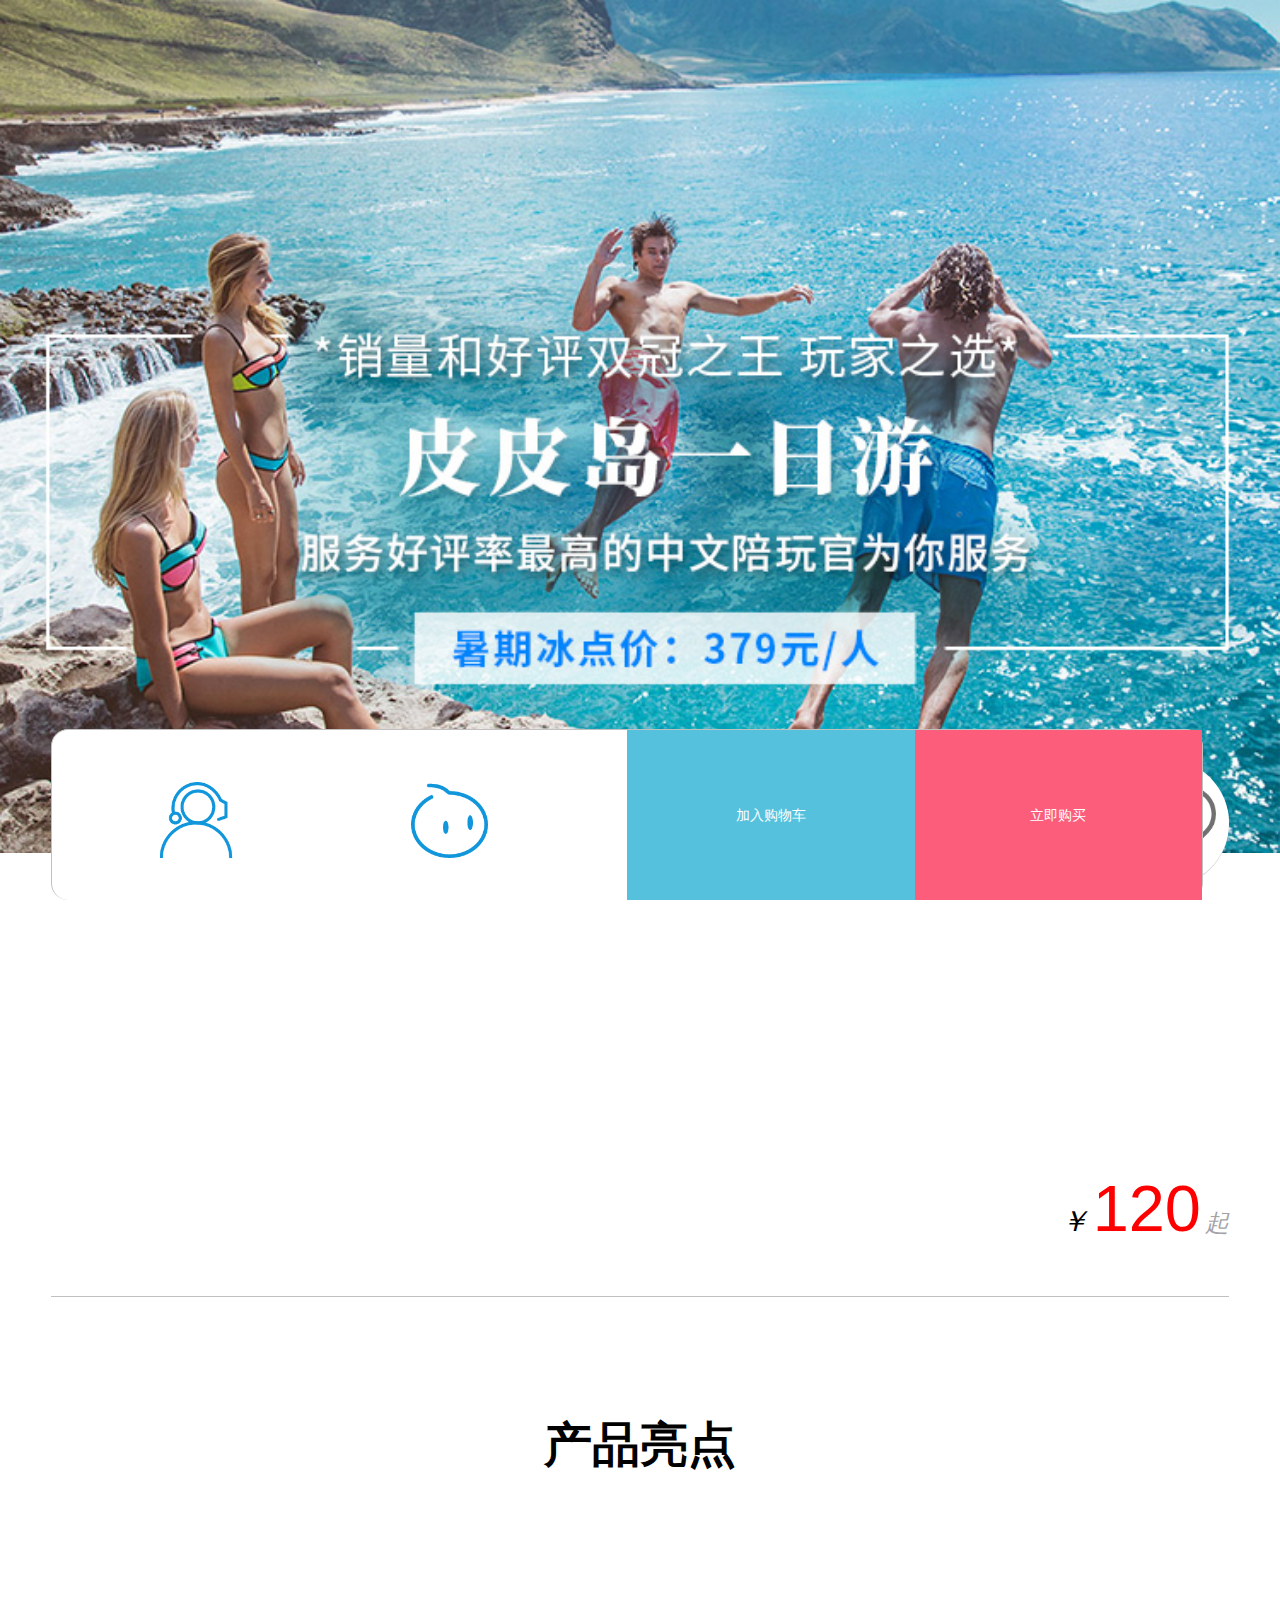
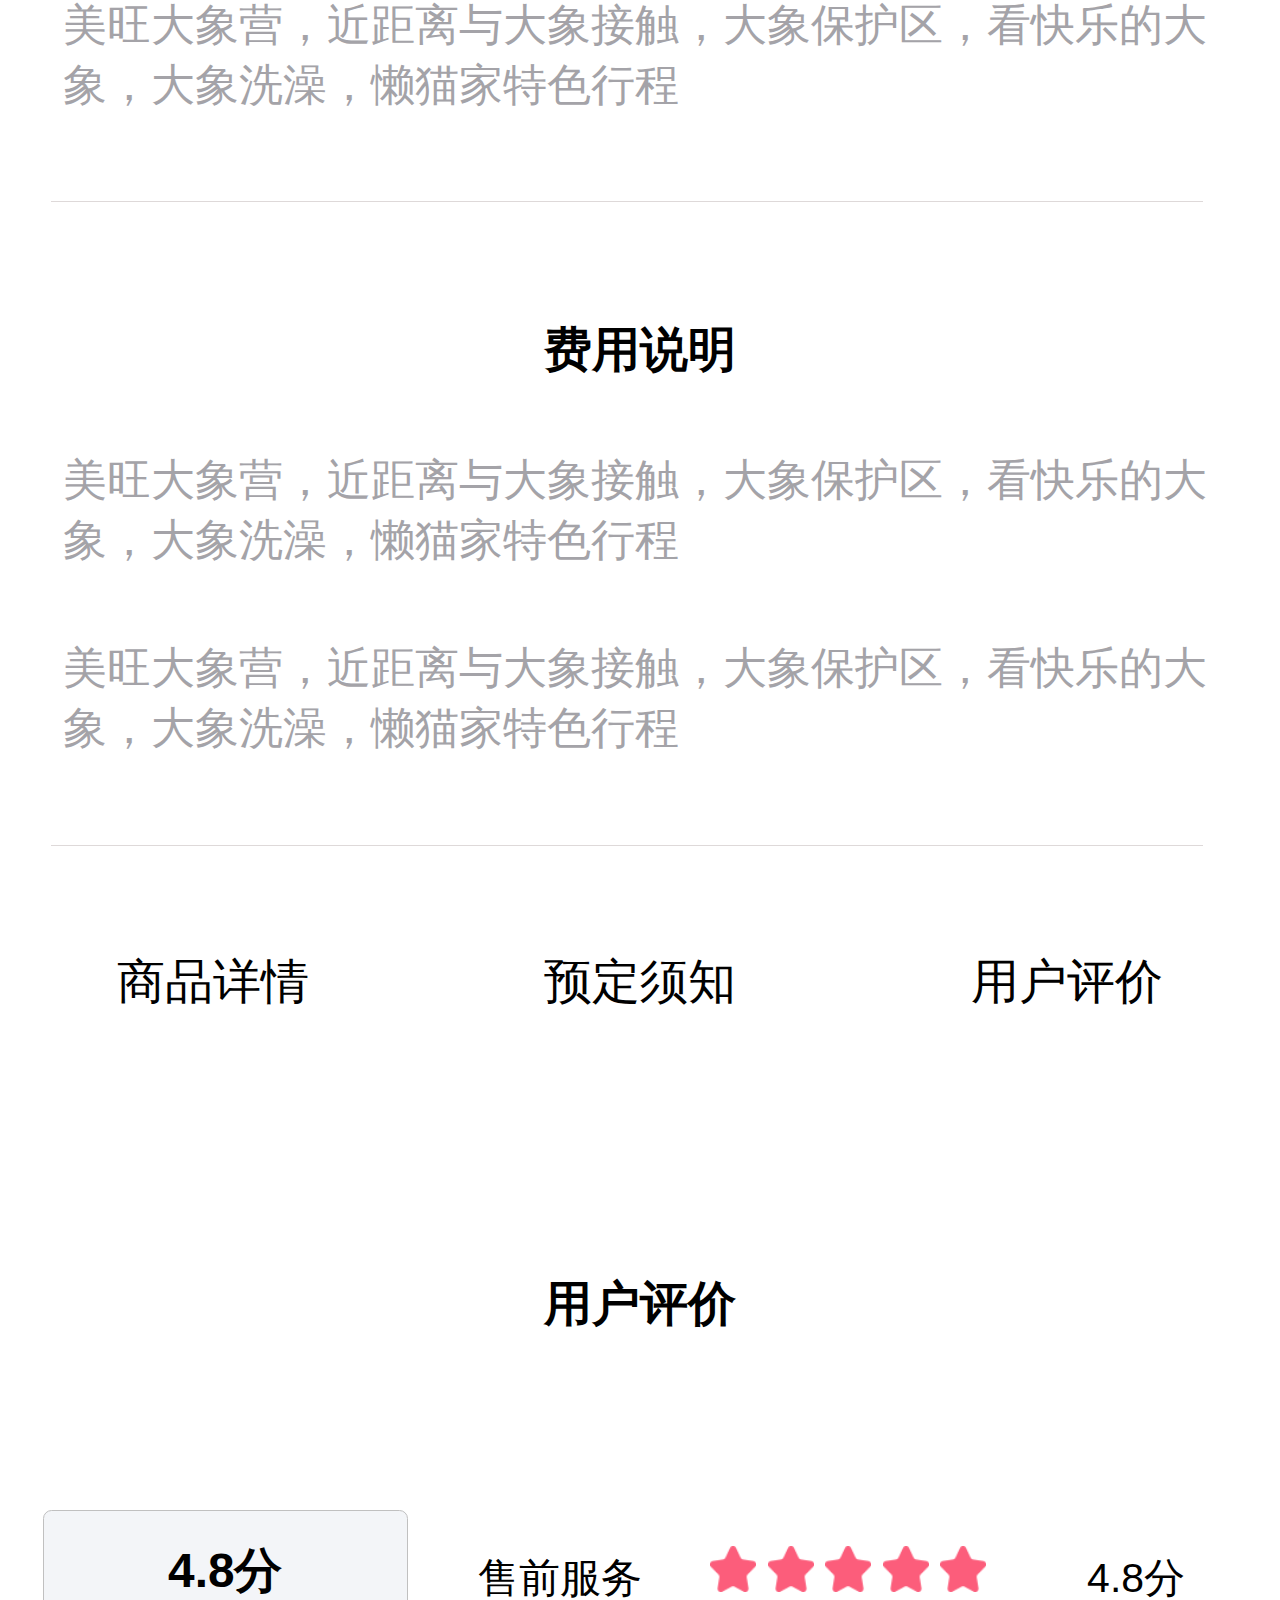
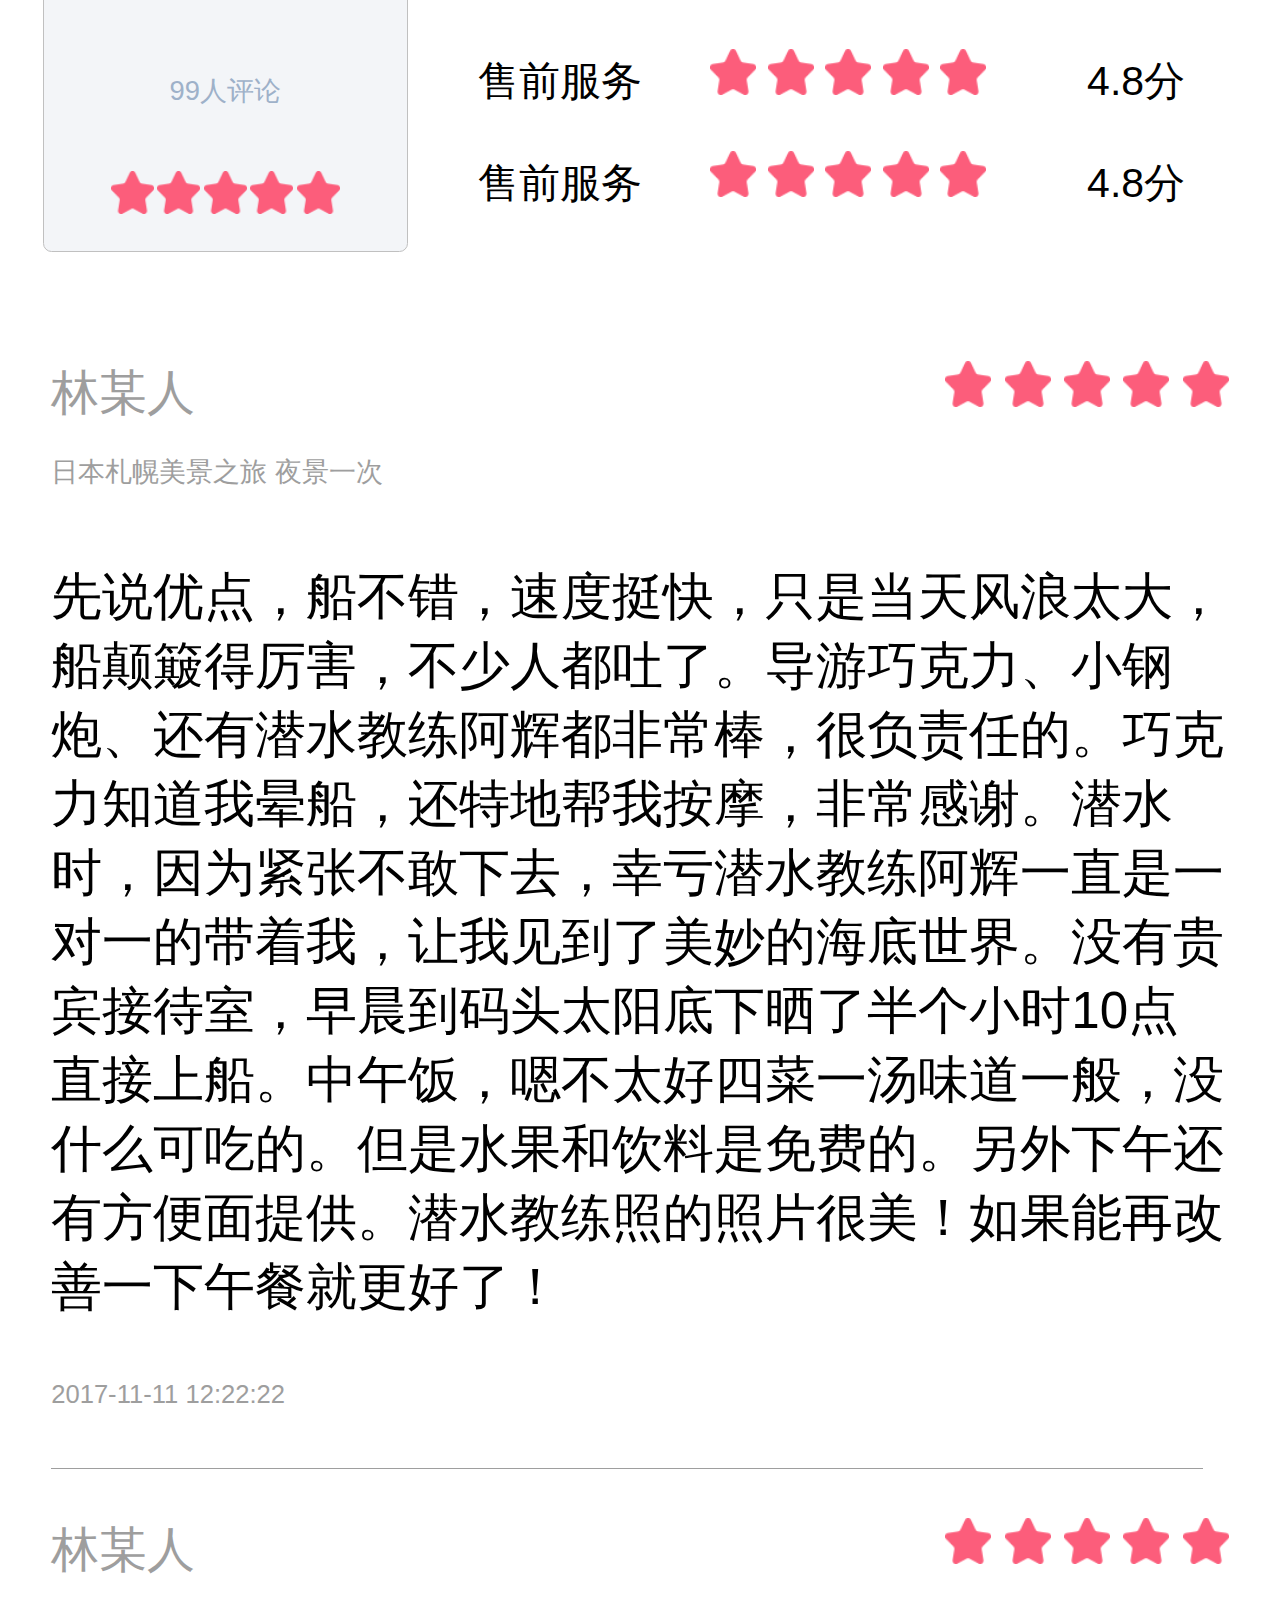
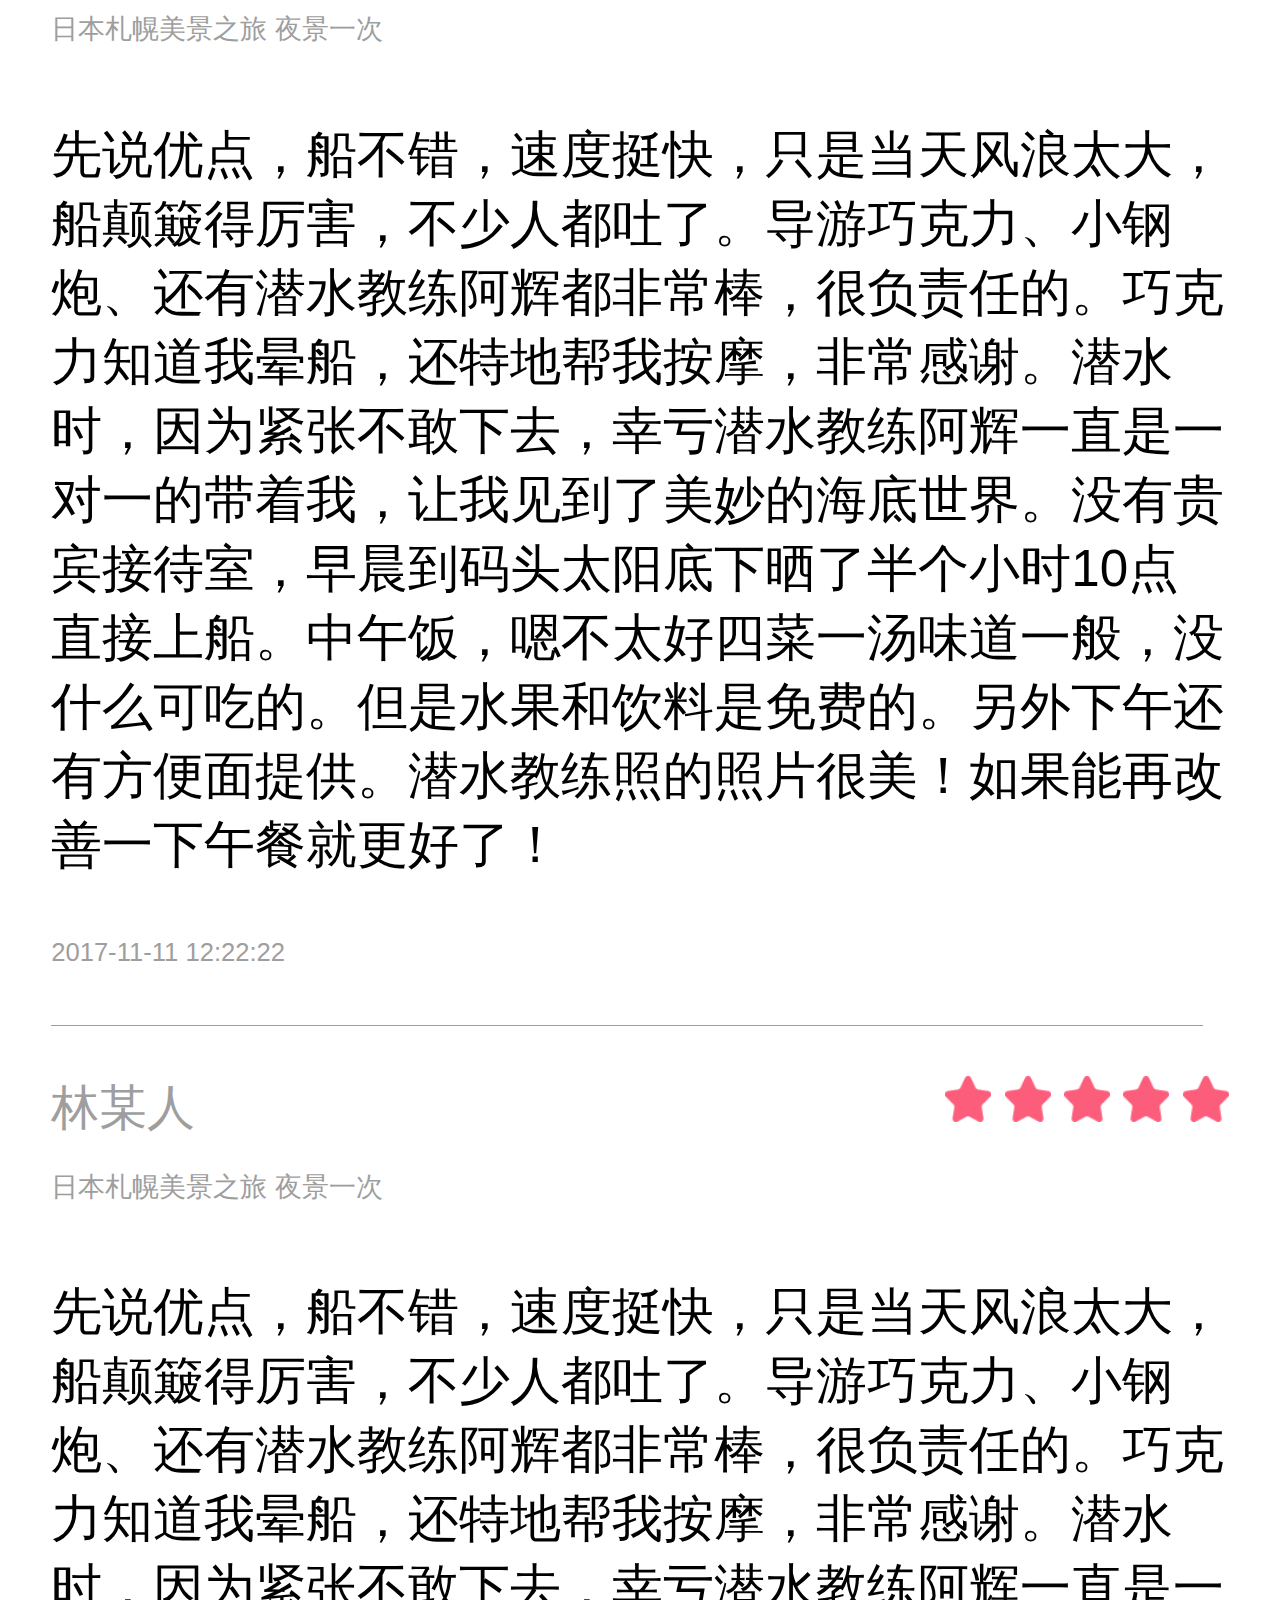
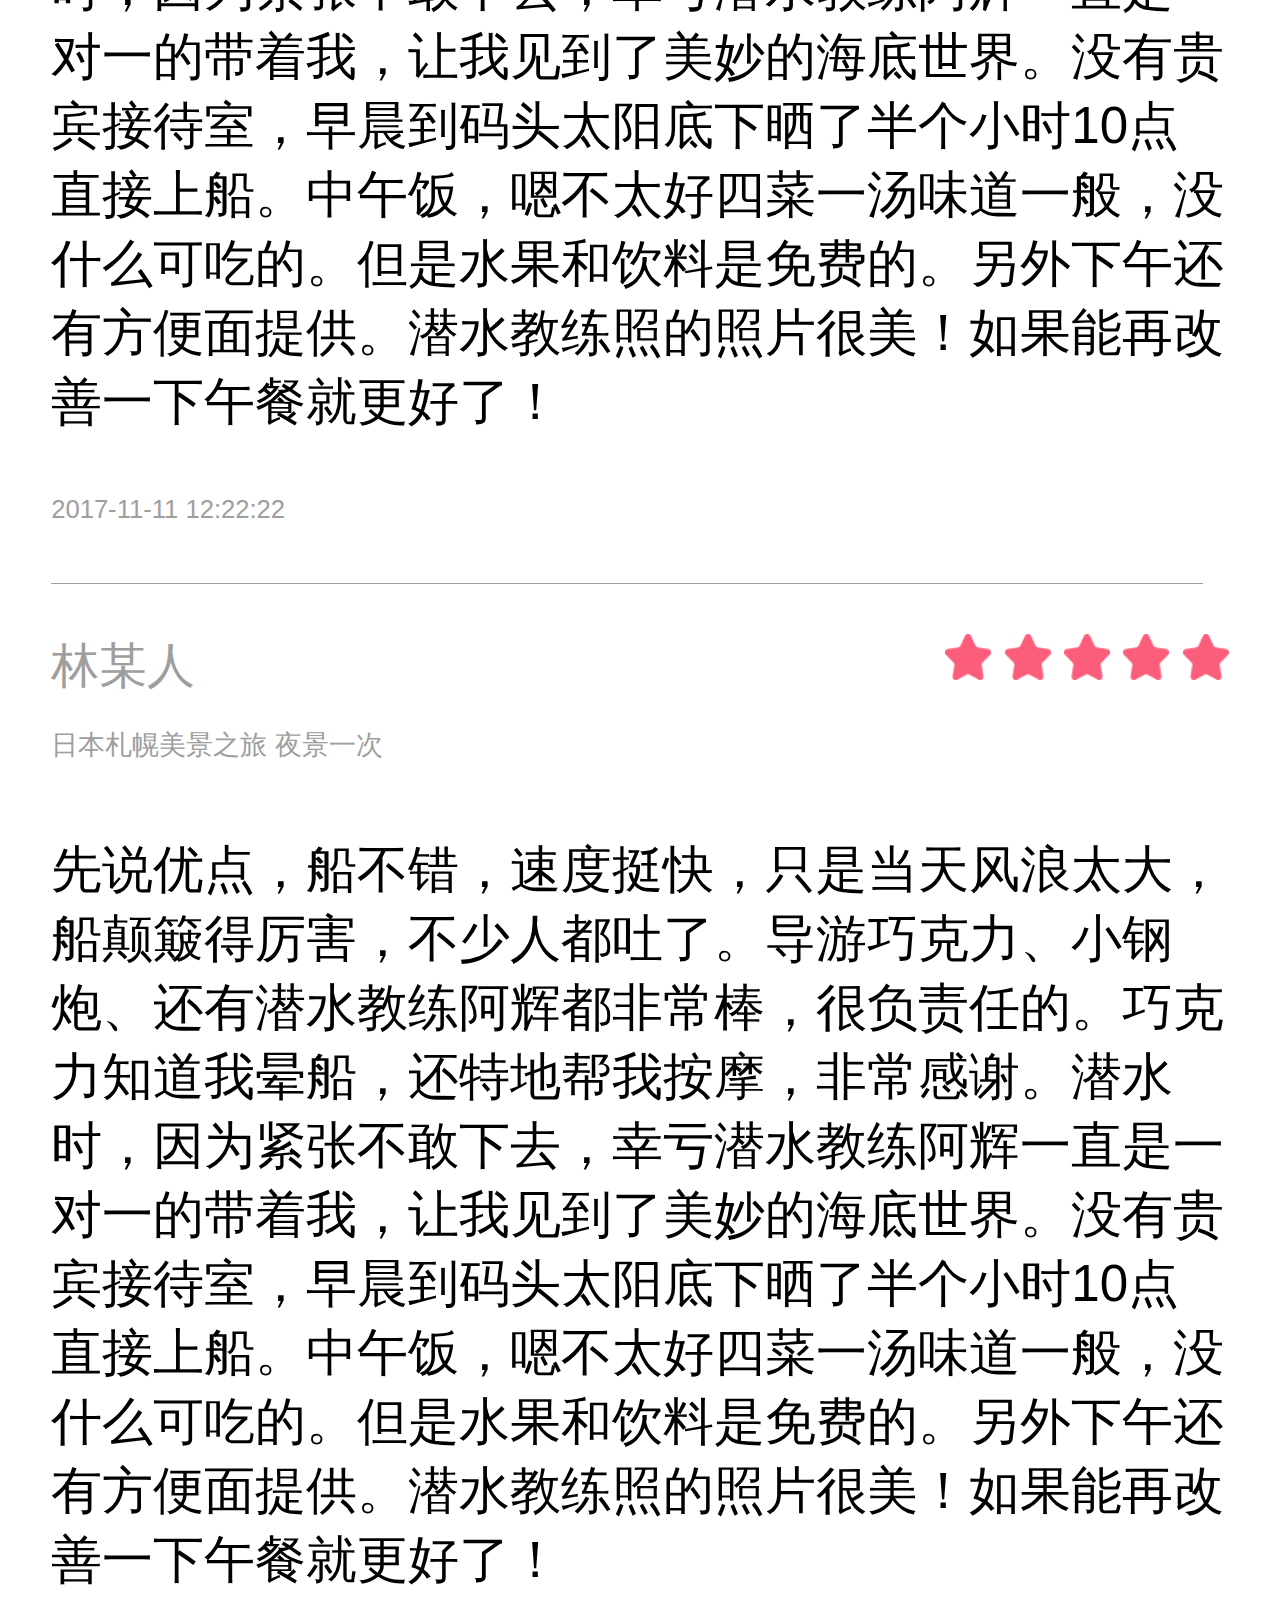
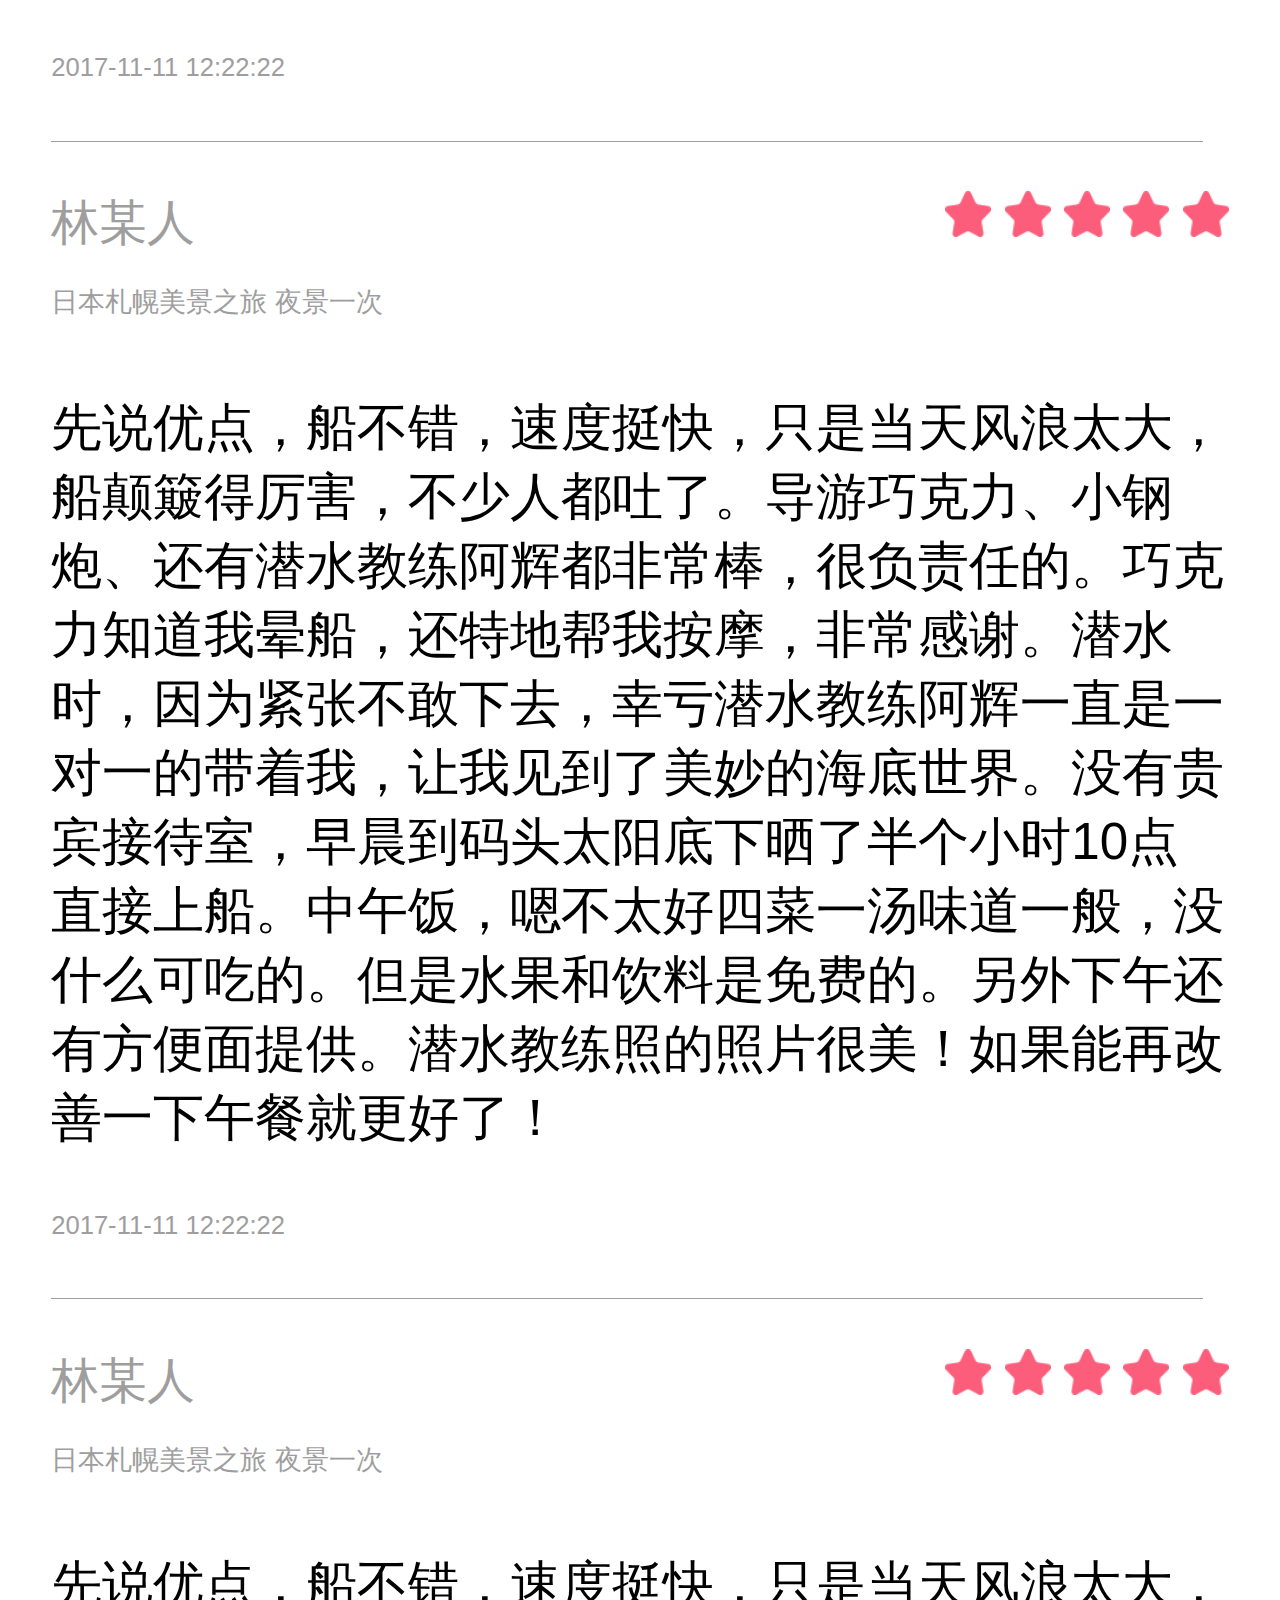
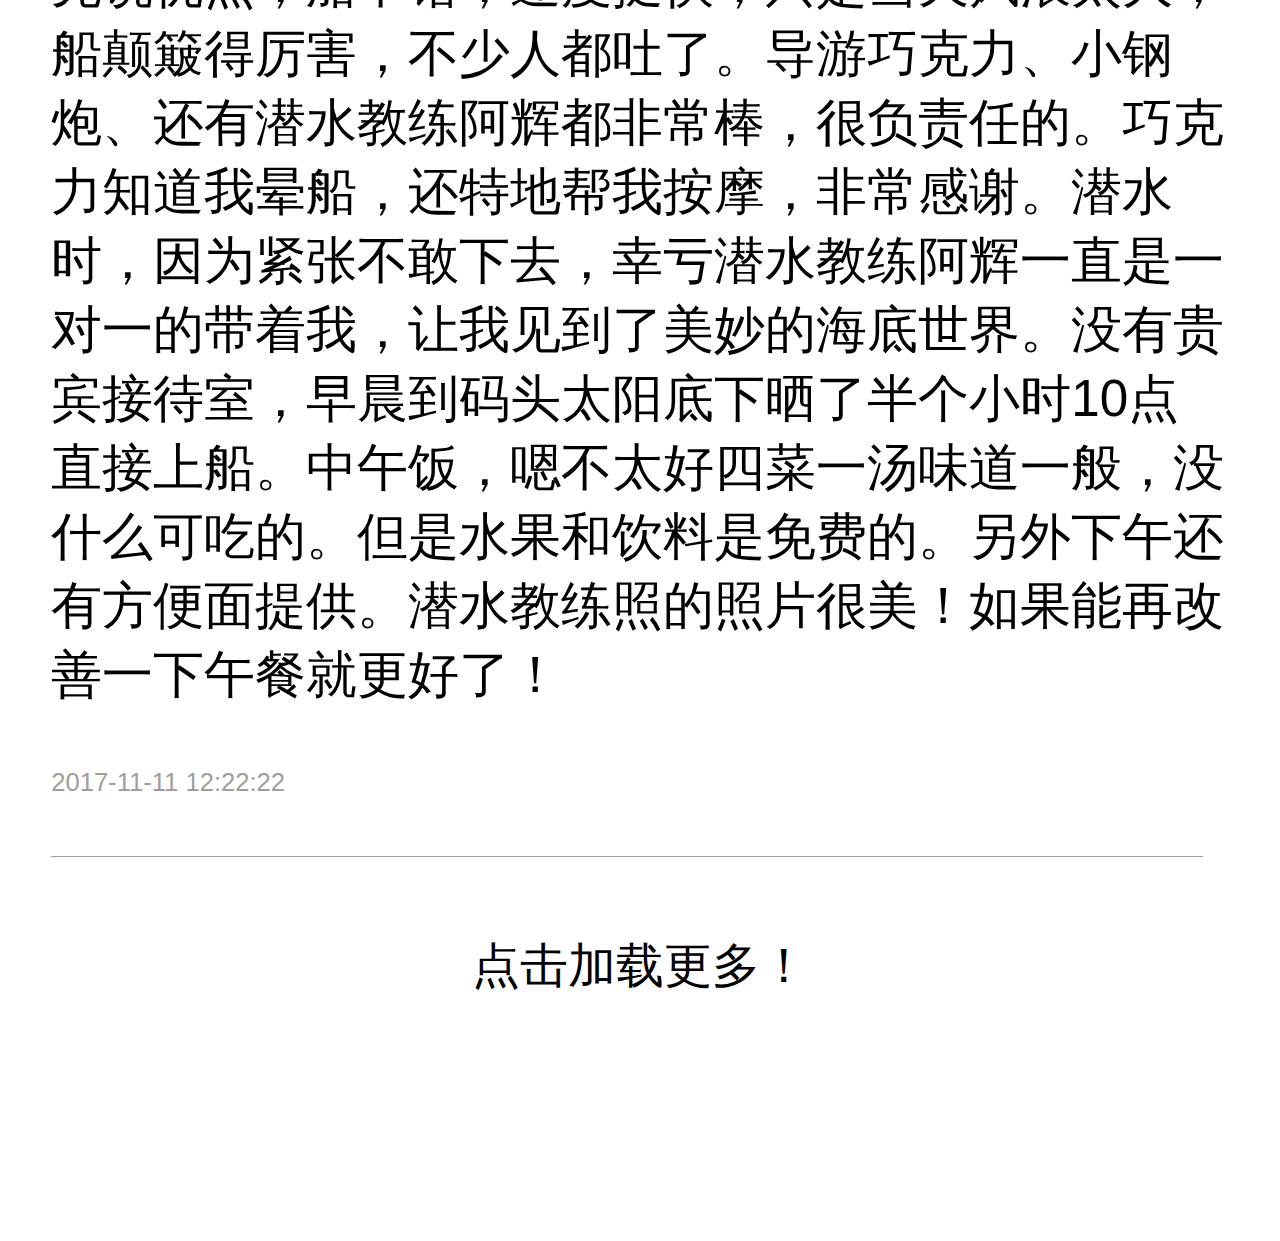
<file: detail1.html>
<!DOCTYPE html>
<html lang="en">
<head>
    <meta charset="UTF-8">
    <meta name="viewport"
          content="width=device-width, user-scalable=no, initial-scale=1.0, maximum-scale=1.0, minimum-scale=1.0">
    <title>商品详情</title>
    <script type="text/javascript">
        /*  document.addEventListener("touchstart",function (ev) {
              ev = ev || event;
              ev.preventDefault();
          });*/
        window.onload =function () {
            (function () {
                var styleNode = document.createElement("style");
                var width = document.documentElement.clientWidth/16;
                styleNode.innerHTML = "html{font-size:"+width+"px!important}";
                document.head.appendChild(styleNode);
            })();
        }
    </script>
    <link rel="stylesheet" href="css/base.css">
    <link rel="stylesheet" href="css/detail.css">
    <link rel="stylesheet" href="css/home.css">
</head>
<body>
        <div class="de_container">
            <div class="dm_banner">
                <div class="banner_right">
                    <a href="shop_Introduce.html"><img src="images/backb.png" alt=""></a>
                </div>
                <ul class="dm_banner_images clearfix">
                    <li><a href="shop_Introduce.html"><img src="images/TOP.jpg" alt=""></a></li>
                    <li><a href="#"><img src="images/lb1.jpg" alt=""></a></li>
                    <li><a href="#"><img src="images/lb2.jpg" alt=""></a></li>
                    <li><a href="#"><img src="images/lb3.jpg" alt=""></a></li>
                    <li><a href="#"><img src="images/lb4.jpg" alt=""></a></li>
                    <li><a href="#"><img src="images/lb1.jpg" alt=""></a></li>
                </ul>
                <ul class="banner_index de_banner_index clearfix">
                    <li class="current"></li>
                    <li></li>
                    <li></li>
                    <li></li>
                </ul>
                <div class="banner_collection">
                    <a href="#"><img src="images/favoritesf.png" alt=""></a>
                </div>
                <div class="banner_title">日本札幌美景之旅 观看札幌世界夜景 观看美食之城的魅力 品尝白色恋人巧克力</div>

                <div class="banner_selled">已售250份</div>
                <div class="banner_price">
                    <i>￥</i>
                    <span>120</span>
                    <i>起</i>
                </div>
                <div class="hr4"></div>
            </div>
            <!--产品亮点-->
            <div class="de_goods_light">
                <h1>产品亮点</h1>
                <div class="light_act">
                    <span>美旺大象营，近距离与大象接触，大象保护区，看快乐的大象，大象洗澡，懒猫家特色行程</span>
                </div>
                <div class="nothing1"></div>
            </div>
            <div class="de_goods_light">
                <h1>费用说明</h1>
                <div class="light_act1">
                    <span>美旺大象营，近距离与大象接触，大象保护区，看快乐的大象，大象洗澡，懒猫家特色行程</span>
                </div>
                <div class="light_act1">
                <span>美旺大象营，近距离与大象接触，大象保护区，看快乐的大象，大象洗澡，懒猫家特色行程</span>
            </div>
                <div class="nothing1"></div>
            </div>
            <!--介绍导航1-->
            <div class="tap">
                <div class="tap_1"><a href="#">商品详情</a></div>
                <div class="tap_2"><a href="#">预定须知</a></div>
                <div class="tap_3"><a href="#">用户评价</a></div>
            </div>
            <div id="3">
                <div class="de_goods_light1">
                    <h1>用户评价</h1>
                    <div class="nothing1"></div>
                    <div class="nothing1"></div>
                </div>
                <div class="user_score clearfix">
                    <div class="score_left f_l">
                        <div class="score_left_score">4.8分</div>
                        <div class="score_left_comm">99人评论</div>
                        <div class="score_left_star clearfix">
                            <em></em>
                            <em></em>
                            <em></em>
                            <em></em>
                            <em></em>
                        </div>
                    </div>
                    <div class="score_right f_r">
                        <div class="score_right1">
                            <span>售前服务</span>
                            <span class="score_right1_star1">
                            <em></em>
                            <em></em>
                            <em></em>
                            <em></em>
                            <em></em>
                        </span>
                            <span>4.8分</span>
                        </div>
                        <div class="score_right1">
                            <span>售前服务</span>
                            <span class="score_right1_star1">
                            <em></em>
                            <em></em>
                            <em></em>
                            <em></em>
                            <em></em>
                        </span>
                            <span>4.8分</span>
                        </div>
                        <div class="score_right1">
                            <span>售前服务</span>
                            <span class="score_right1_star1">
                            <em></em>
                            <em></em>
                            <em></em>
                            <em></em>
                            <em></em>
                        </span>
                            <span>4.8分</span>
                        </div>
                    </div>
                </div>
                <div class="comm_list">
                    <div class="comm_list_1 clearfix">
                        <span class="f_l">林某人</span>
                        <span class="score_right1_star1 f_r">
                            <em></em>
                            <em></em>
                            <em></em>
                            <em></em>
                            <em></em>
                        </span>
                    </div>
                    <div class="comm_list_2_title">日本札幌美景之旅 夜景一次</div>
                    <div class="comm_list_3_content">
                        先说优点，船不错，速度挺快，只是当天风浪太大，船颠簸得厉害，不少人都吐了。导游巧克力、小钢炮、还有潜水教练阿辉都非常棒，很负责任的。巧克力知道我晕船，还特地帮我按摩，非常感谢。潜水时，因为紧张不敢下去，幸亏潜水教练阿辉一直是一对一的带着我，让我见到了美妙的海底世界。没有贵宾接待室，早晨到码头太阳底下晒了半个小时10点直接上船。中午饭，嗯不太好四菜一汤味道一般，没什么可吃的。但是水果和饮料是免费的。另外下午还有方便面提供。潜水教练照的照片很美！如果能再改善一下午餐就更好了！
                    </div>
                    <div class="comm_list_4_time">2017-11-11 12:22:22</div>
                    <div class="hr7"></div>
                </div>
                <div class="comm_list">
                    <div class="comm_list_1 clearfix">
                        <span class="f_l">林某人</span>
                        <span class="score_right1_star1 f_r">
                            <em></em>
                            <em></em>
                            <em></em>
                            <em></em>
                            <em></em>
                        </span>
                    </div>
                    <div class="comm_list_2_title">日本札幌美景之旅 夜景一次</div>
                    <div class="comm_list_3_content">
                        先说优点，船不错，速度挺快，只是当天风浪太大，船颠簸得厉害，不少人都吐了。导游巧克力、小钢炮、还有潜水教练阿辉都非常棒，很负责任的。巧克力知道我晕船，还特地帮我按摩，非常感谢。潜水时，因为紧张不敢下去，幸亏潜水教练阿辉一直是一对一的带着我，让我见到了美妙的海底世界。没有贵宾接待室，早晨到码头太阳底下晒了半个小时10点直接上船。中午饭，嗯不太好四菜一汤味道一般，没什么可吃的。但是水果和饮料是免费的。另外下午还有方便面提供。潜水教练照的照片很美！如果能再改善一下午餐就更好了！
                    </div>
                    <div class="comm_list_4_time">2017-11-11 12:22:22</div>
                    <div class="hr7"></div>
                </div>
                <div class="comm_list">
                    <div class="comm_list_1 clearfix">
                        <span class="f_l">林某人</span>
                        <span class="score_right1_star1 f_r">
                            <em></em>
                            <em></em>
                            <em></em>
                            <em></em>
                            <em></em>
                        </span>
                    </div>
                    <div class="comm_list_2_title">日本札幌美景之旅 夜景一次</div>
                    <div class="comm_list_3_content">
                        先说优点，船不错，速度挺快，只是当天风浪太大，船颠簸得厉害，不少人都吐了。导游巧克力、小钢炮、还有潜水教练阿辉都非常棒，很负责任的。巧克力知道我晕船，还特地帮我按摩，非常感谢。潜水时，因为紧张不敢下去，幸亏潜水教练阿辉一直是一对一的带着我，让我见到了美妙的海底世界。没有贵宾接待室，早晨到码头太阳底下晒了半个小时10点直接上船。中午饭，嗯不太好四菜一汤味道一般，没什么可吃的。但是水果和饮料是免费的。另外下午还有方便面提供。潜水教练照的照片很美！如果能再改善一下午餐就更好了！
                    </div>
                    <div class="comm_list_4_time">2017-11-11 12:22:22</div>
                    <div class="hr7"></div>
                </div>
                <div class="comm_list">
                    <div class="comm_list_1 clearfix">
                        <span class="f_l">林某人</span>
                        <span class="score_right1_star1 f_r">
                            <em></em>
                            <em></em>
                            <em></em>
                            <em></em>
                            <em></em>
                        </span>
                    </div>
                    <div class="comm_list_2_title">日本札幌美景之旅 夜景一次</div>
                    <div class="comm_list_3_content">
                        先说优点，船不错，速度挺快，只是当天风浪太大，船颠簸得厉害，不少人都吐了。导游巧克力、小钢炮、还有潜水教练阿辉都非常棒，很负责任的。巧克力知道我晕船，还特地帮我按摩，非常感谢。潜水时，因为紧张不敢下去，幸亏潜水教练阿辉一直是一对一的带着我，让我见到了美妙的海底世界。没有贵宾接待室，早晨到码头太阳底下晒了半个小时10点直接上船。中午饭，嗯不太好四菜一汤味道一般，没什么可吃的。但是水果和饮料是免费的。另外下午还有方便面提供。潜水教练照的照片很美！如果能再改善一下午餐就更好了！
                    </div>
                    <div class="comm_list_4_time">2017-11-11 12:22:22</div>
                    <div class="hr7"></div>
                </div>
                <div class="comm_list">
                    <div class="comm_list_1 clearfix">
                        <span class="f_l">林某人</span>
                        <span class="score_right1_star1 f_r">
                            <em></em>
                            <em></em>
                            <em></em>
                            <em></em>
                            <em></em>
                        </span>
                    </div>
                    <div class="comm_list_2_title">日本札幌美景之旅 夜景一次</div>
                    <div class="comm_list_3_content">
                        先说优点，船不错，速度挺快，只是当天风浪太大，船颠簸得厉害，不少人都吐了。导游巧克力、小钢炮、还有潜水教练阿辉都非常棒，很负责任的。巧克力知道我晕船，还特地帮我按摩，非常感谢。潜水时，因为紧张不敢下去，幸亏潜水教练阿辉一直是一对一的带着我，让我见到了美妙的海底世界。没有贵宾接待室，早晨到码头太阳底下晒了半个小时10点直接上船。中午饭，嗯不太好四菜一汤味道一般，没什么可吃的。但是水果和饮料是免费的。另外下午还有方便面提供。潜水教练照的照片很美！如果能再改善一下午餐就更好了！
                    </div>
                    <div class="comm_list_4_time">2017-11-11 12:22:22</div>
                    <div class="hr7"></div>
                </div>
                <div class="comm_list">
                    <div class="comm_list_1 clearfix">
                        <span class="f_l">林某人</span>
                        <span class="score_right1_star1 f_r">
                            <em></em>
                            <em></em>
                            <em></em>
                            <em></em>
                            <em></em>
                        </span>
                    </div>
                    <div class="comm_list_2_title">日本札幌美景之旅 夜景一次</div>
                    <div class="comm_list_3_content">
                        先说优点，船不错，速度挺快，只是当天风浪太大，船颠簸得厉害，不少人都吐了。导游巧克力、小钢炮、还有潜水教练阿辉都非常棒，很负责任的。巧克力知道我晕船，还特地帮我按摩，非常感谢。潜水时，因为紧张不敢下去，幸亏潜水教练阿辉一直是一对一的带着我，让我见到了美妙的海底世界。没有贵宾接待室，早晨到码头太阳底下晒了半个小时10点直接上船。中午饭，嗯不太好四菜一汤味道一般，没什么可吃的。但是水果和饮料是免费的。另外下午还有方便面提供。潜水教练照的照片很美！如果能再改善一下午餐就更好了！
                    </div>
                    <div class="comm_list_4_time">2017-11-11 12:22:22</div>
                    <div class="hr7"></div>
                </div>

                <div class="clickmore_comm_list">
                    点击加载更多！
                    <div class="hr7"></div>
                </div>
            </div>
            <div class="nothing6"></div>

            <div class="footer clearfix">
                    <!--<div class="footer_border"></div>-->
                    <div>
                        <img src="images/service.png" alt="">
                    </div>
                    <div class="img_atm">
                        <img src="images/atm.png" alt="">
                    </div>
                    <div class="A"><a href="#">加入购物车</a></div>
                    <div class="B"><a href="#">立即购买</a></div>
            </div>

        </div>
</body>
</html>
</file>
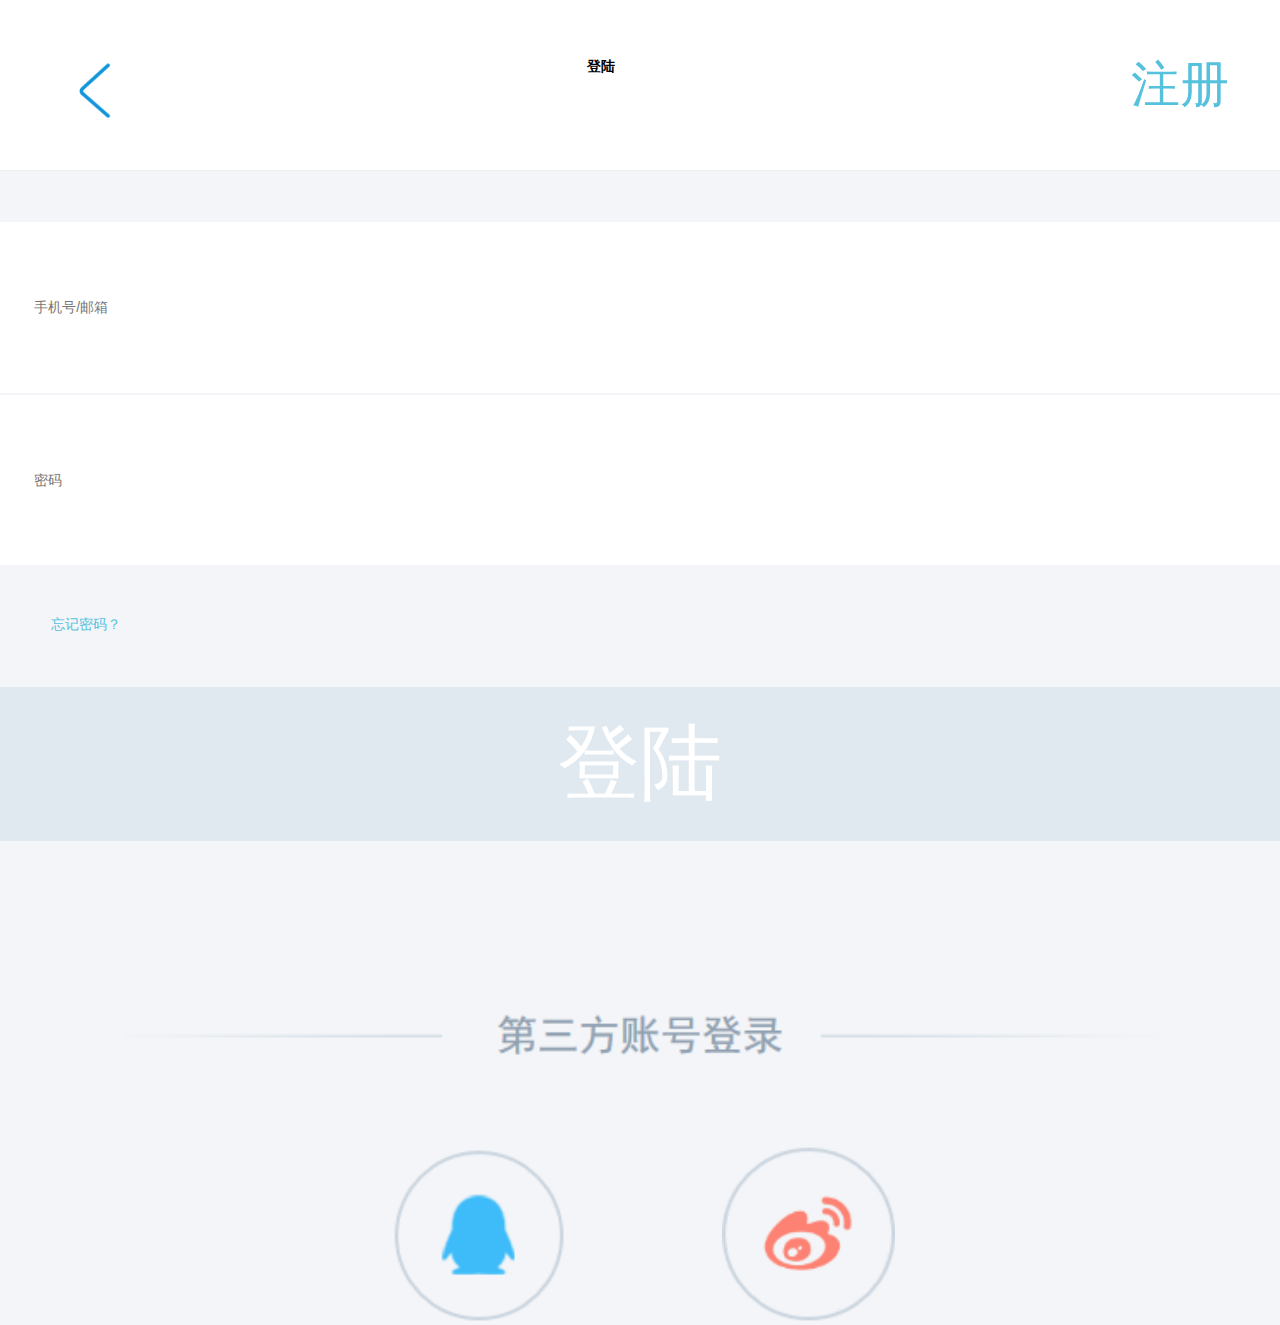
<file: login.html>
<!DOCTYPE html>
<html lang="en">
<head>
    <meta charset="UTF-8">
    <meta name="viewport"
          content="width=device-width, user-scalable=no, initial-scale=1.0, maximum-scale=1.0, minimum-scale=1.0">
    <title>登陆</title>
    <script type="text/javascript">
        /*  document.addEventListener("touchstart",function (ev) {
              ev = ev || event;
              ev.preventDefault();
          });*/
        (function () {
            let styleNode = document.createElement("style");
            let width = document.documentElement.clientWidth/16;
            styleNode.innerHTML = "html{font-size:"+width+"px!important}";
            document.head.appendChild(styleNode);
        })();
    </script>
    <link rel="stylesheet" href="css/base.css">
    <link rel="stylesheet" href="css/register.css">
</head>
<body style="background-color:#F3F5F8;">
<div class="register_container">
    <div class="register_head">
        <a href="index.html" class="head_logo1"></a>
        <span class="head_title">登陆</span>
        <span class="login_head_title">注册</span>
        <div class="hr1"></div>
    </div>
    <!--表单-->
    <div class="content_form">
        <form action="#">
            <div class="form_d1">
                <label for="username"></label>
                <input type="text" name="username" id="username" placeholder="手机号/邮箱">
            </div>
            <div class="form_d4">
                <label for="password"></label>
                <input type="password" id="password" name="password" placeholder="密码">
            </div>
            <div class="Login_form_p1">
                忘记密码？
            </div>
            <div class="form_d5">
                <input type="button" id="register_do" value="登陆">
            </div>
        </form>
    </div>
    <div class="other">
        <img src="images/ohter.png" alt="">
    </div>
    <div class="ohter_login">
        <a href="#"><img src="images/QQ.png" alt=""></a>
        <a href="#"><img src="images/xl.png" alt=""></a>
    </div>
</div>
</body>
</html>
</file>
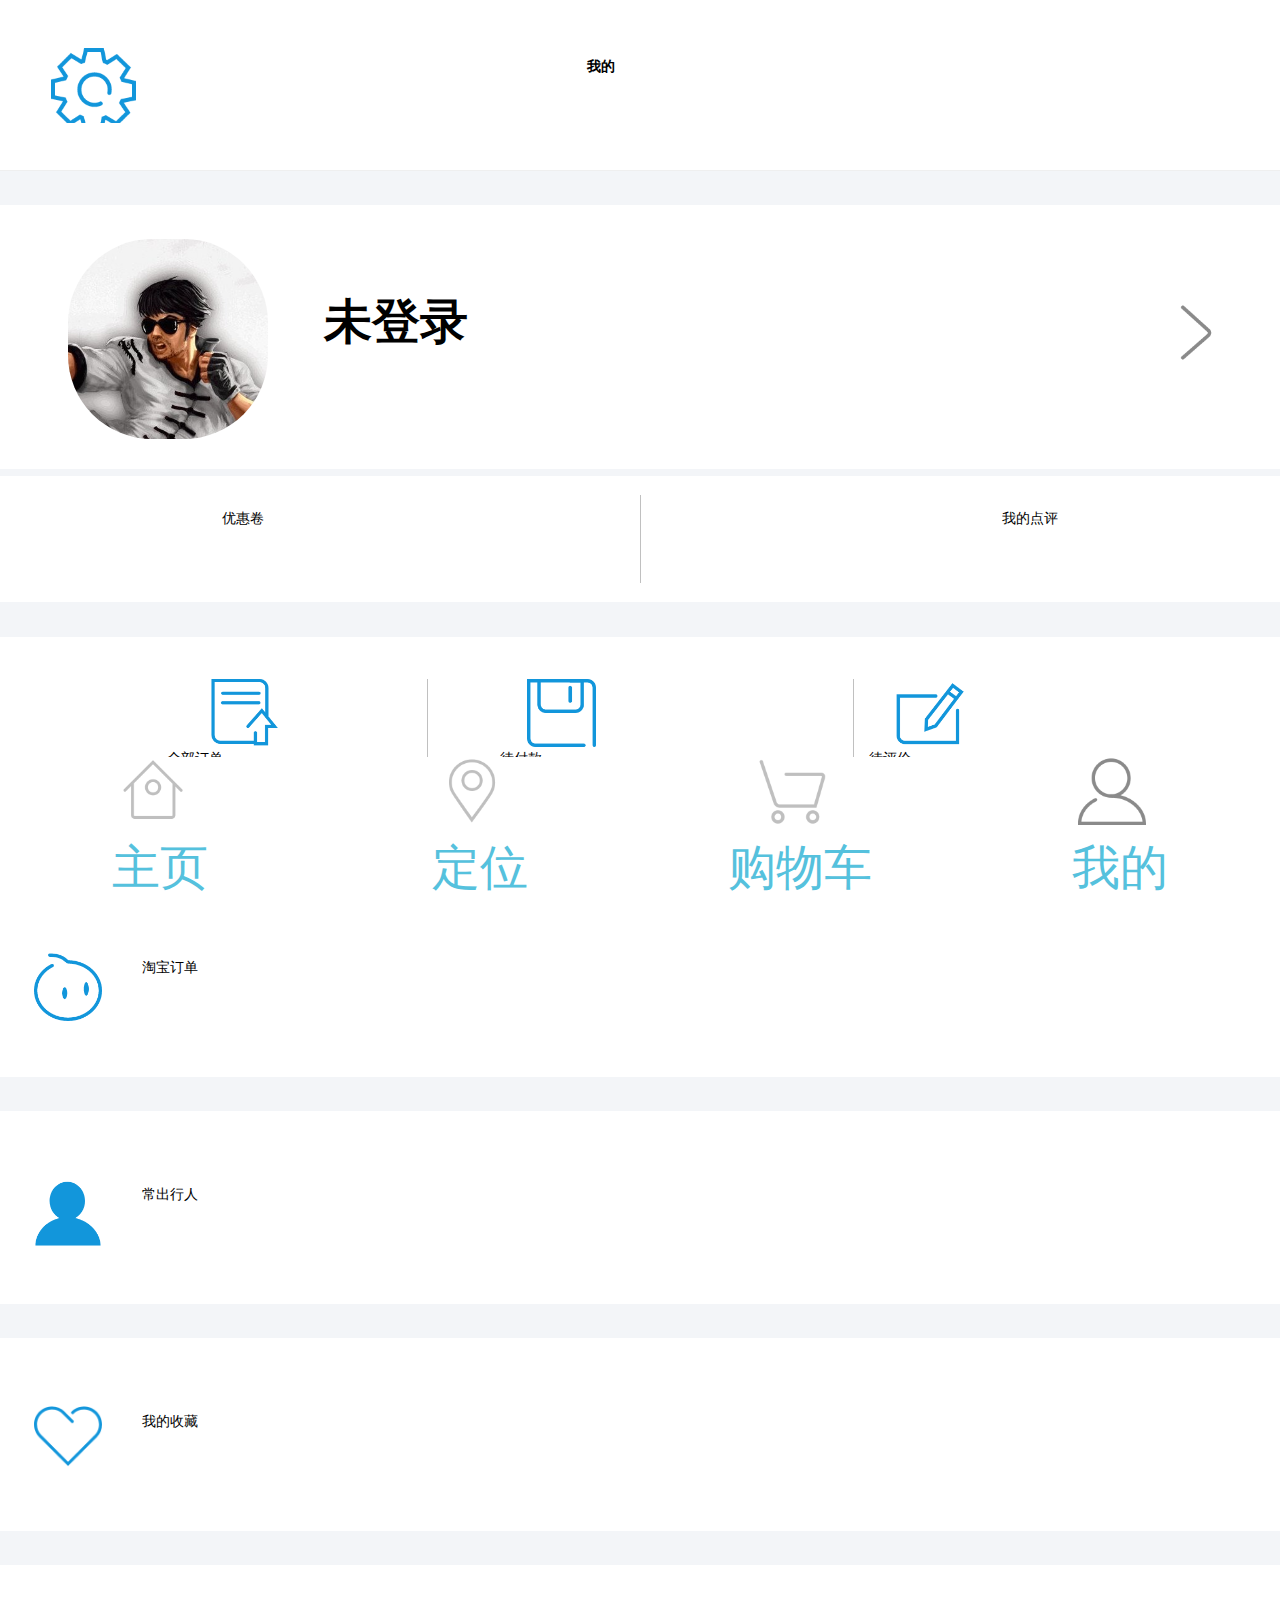
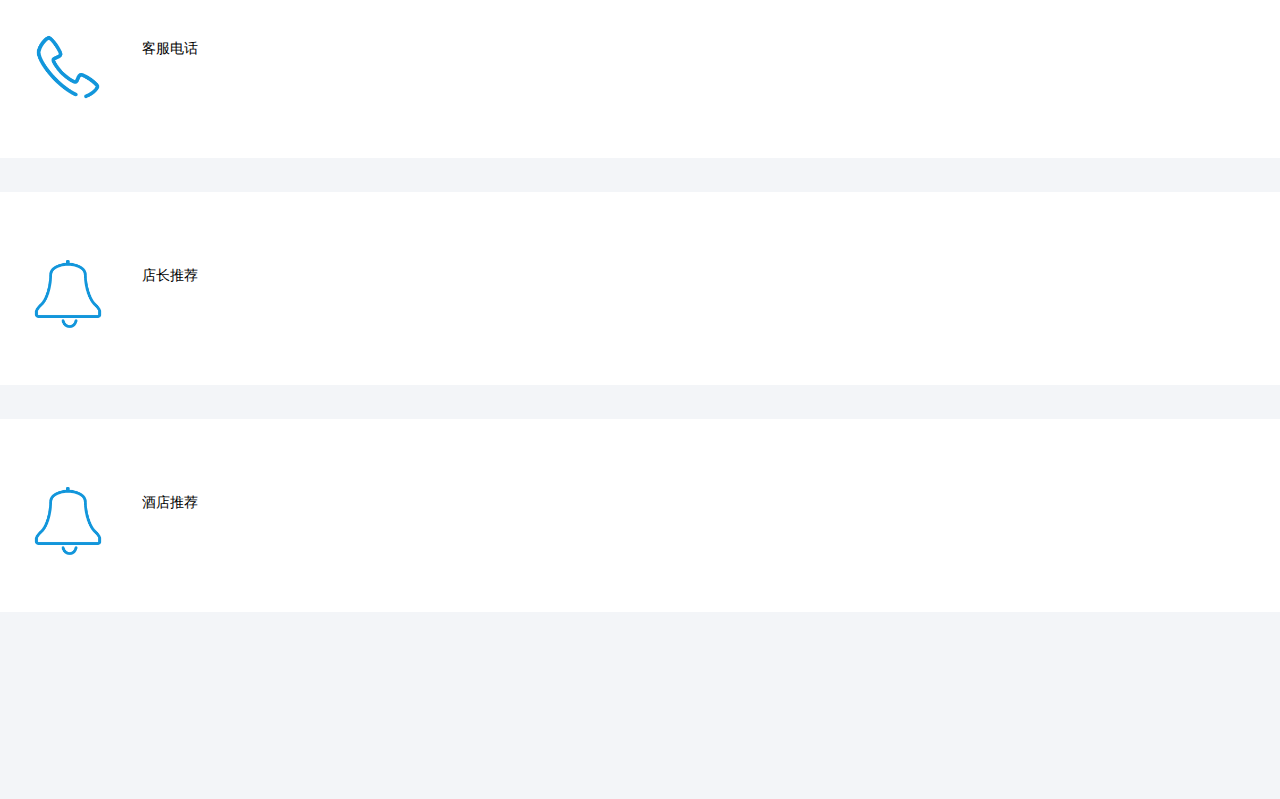
<file: own.html>
<!DOCTYPE html>
<html lang="en">
<head>
    <meta charset="UTF-8">
    <meta name="viewport"
          content="width=device-width, user-scalable=no, initial-scale=1.0, maximum-scale=1.0, minimum-scale=1.0">
    <title>我的</title>
    <link rel="stylesheet" href="css/base.css">
    <link rel="stylesheet" href="css/own.css">
    <link rel="stylesheet" href="css/home.css">
    <script type="text/javascript">
        /*  document.addEventListener("touchstart",function (ev) {
              ev = ev || event;
              ev.preventDefault();
          });*/
        (function () {
            var styleNode = document.createElement("style");
            var width = document.documentElement.clientWidth/16;
            styleNode.innerHTML = "html{font-size:"+width+"px!important}";
            document.head.appendChild(styleNode);
        })();
    </script>
</head>
<body>
    <div class="own_container">
        <div class="own_head">
            <a href="index.html" class="head_logo1"></a>
            <span class="head_title">我的</span>
            <div class="hr1"></div>
        </div>
        <div class="login_state">
            <a href="#"><img src="images/no_login.png   " alt=""></a>
            <span>未登录</span>
            <a href="login.html"><img src="images/more.png" alt=""></a>
        </div>
        <div class="message">
            <div class="message_1 f_l">
                <span>优惠卷</span>
            </div>
            <div class="nothing "></div>
            <div class="message_2 f_r">
                <span>我的点评</span>
            </div>
        </div>
        <div class="order">
                <div class="order_1 f_l">
                    <a href="#">
                        <img src="images/RFQ.png" alt="">
                        <br>
                        <span>全部订单</span>
                    </a>
                </div>
                <div class="nothing1"></div>
            <div class="order_2 f_l">
                <a href="#">
                    <img src="images/save.png" alt="">
                    <br>
                    <span>待付款</span>
                </a>
            </div>
            <div class="nothing2"></div>
            <div class="order_3 f_l">
                <a href="#">
                    <img src="images/edit.png" alt="">
                    <br>
                    <span>待评价</span>
                </a>
            </div>
        </div>
        <div class="taobao_order">
            <img src="images/atm.png" alt=""><span>淘宝订单</span>
        </div>
        <div class="taobao_order">
            <img src="images/aaa.png" alt=""><span>常出行人</span>
        </div>
        <div class="taobao_order">
            <img src="images/favorites.png" alt=""><span>我的收藏</span>
        </div>
        <div class="taobao_order">
            <img src="images/ppp.png" alt=""><span>客服电话</span>
        </div>
        <div class="taobao_order">
            <img src="images/remind.png" alt=""><span>店长推荐</span>
        </div>
        <div class="taobao_order">
            <img src="images/remind.png" alt=""><span>酒店推荐</span>
        </div>
        <div class="nothing4"></div>
        <div class="footer_wrap clearfix">
            <div class="footer1">
                <div><a href="index.html"><img src="images/wxb主页.png" alt=""><br>主页</a></div>
                <div><a href="category.html"><img src="images/wxb定位.png" alt=""><br>定位</a></div>
                <div><a href="cart.html"><img src="images/cart.png" alt=""><br>购物车</a></div>
                <div><a href="own.html"><img src="images/man.png" alt=""><br>我的</a></div>
            </div>
        </div>
    </div>
</body>
</html>
</file>
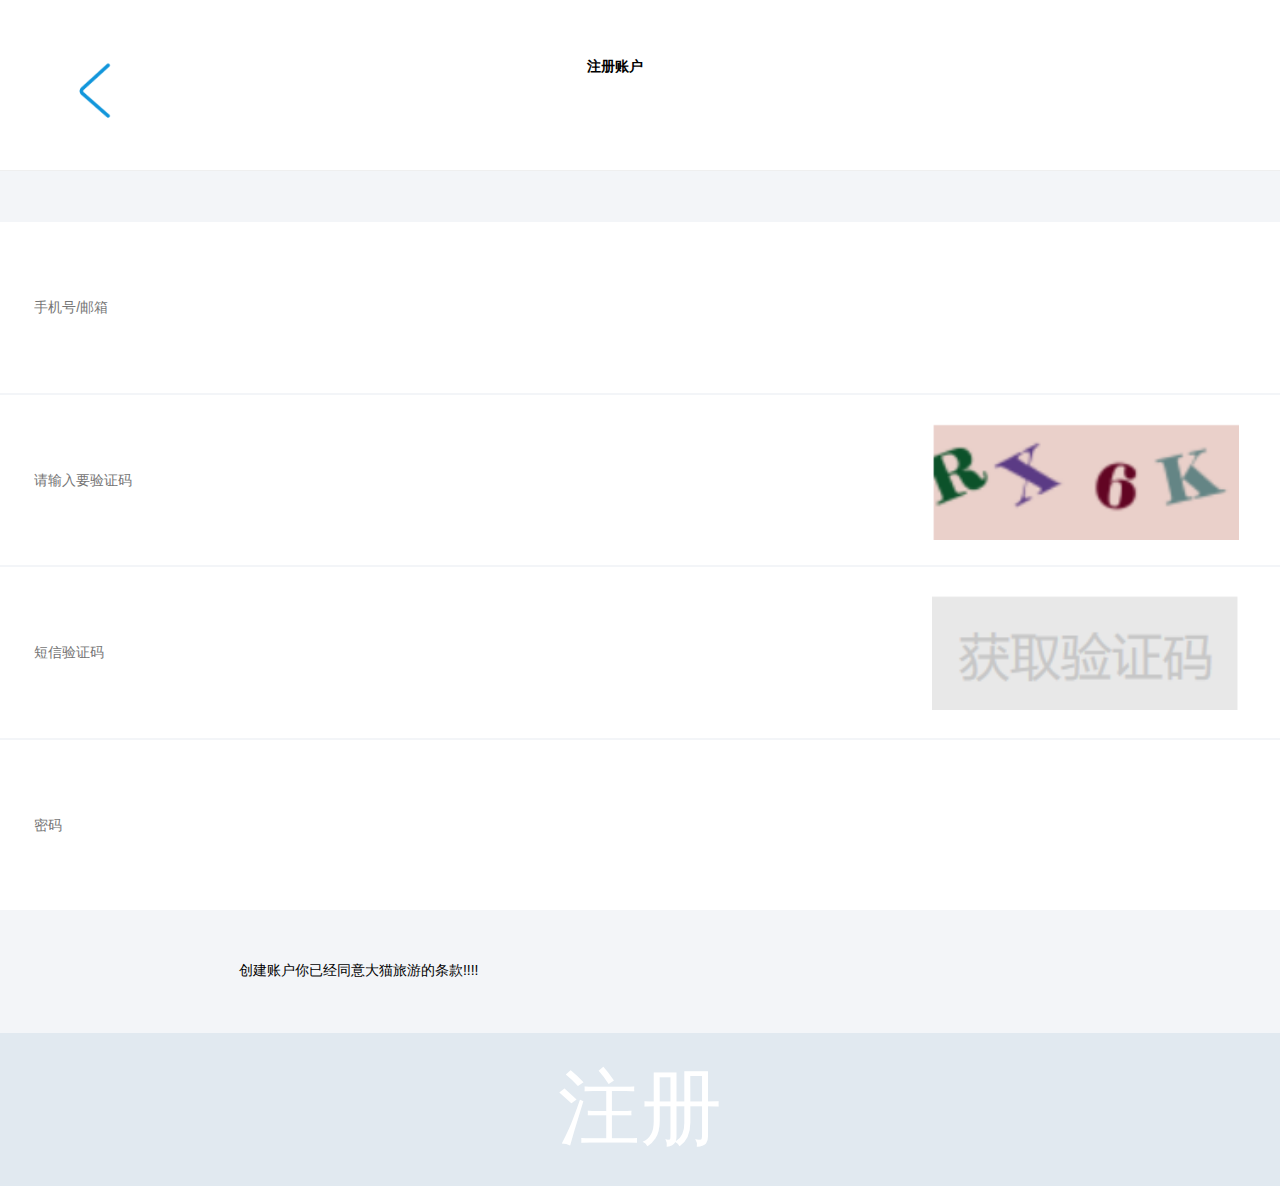
<file: register.html>
<!DOCTYPE html>
<html lang="en">
<head>
    <meta charset="UTF-8">
    <meta name="viewport"
          content="width=device-width, user-scalable=no, initial-scale=1.0, maximum-scale=1.0, minimum-scale=1.0">
    <title>注册</title>
    <script type="text/javascript">
        /*  document.addEventListener("touchstart",function (ev) {
              ev = ev || event;
              ev.preventDefault();
          });*/
        (function () {
            let styleNode = document.createElement("style");
            let width = document.documentElement.clientWidth/16;
            styleNode.innerHTML = "html{font-size:"+width+"px!important}";
            document.head.appendChild(styleNode);
        })();
    </script>
    <link rel="stylesheet" href="css/base.css">
    <link rel="stylesheet" href="css/register.css">
</head>
<body style="background-color:#F3F5F8;">
    <div class="register_container">
        <div class="register_head">
            <a href="index.html" class="head_logo1"></a>
            <span class="head_title">注册账户</span>
            <div class="hr1"></div>
        </div>
        <!--表单-->
        <div class="content_form">
            <form action="#">
                <div class="form_d1">
                    <label for="username"></label>
                    <input type="text" name="username" id="username" placeholder="手机号/邮箱">
                </div>
                <div class="form_d2">
                    <label for="code"></label>
                    <input type="text" id="code" name="code" placeholder="请输入要验证码">
                    <img src="images/code.png" alt="">
                </div>
                <div class="form_d3">
                    <label for="message"></label>
                    <input type="text" id="message" name="message" placeholder="短信验证码">
                    <img src="images/code2.png" alt="">
                </div>
                <div class="form_d4">
                    <label for="password"></label>
                    <input type="password" id="password" name="password" placeholder="密码">
                </div>
                <div class="form_p1">
                    创建账户你已经同意大猫旅游的条款!!!!
                </div>
                <div class="form_d5">
                    <input type="button" id="register_do" value="注册">
                </div>
            </form>
        </div>

    </div>
</body>
</html>
</file>
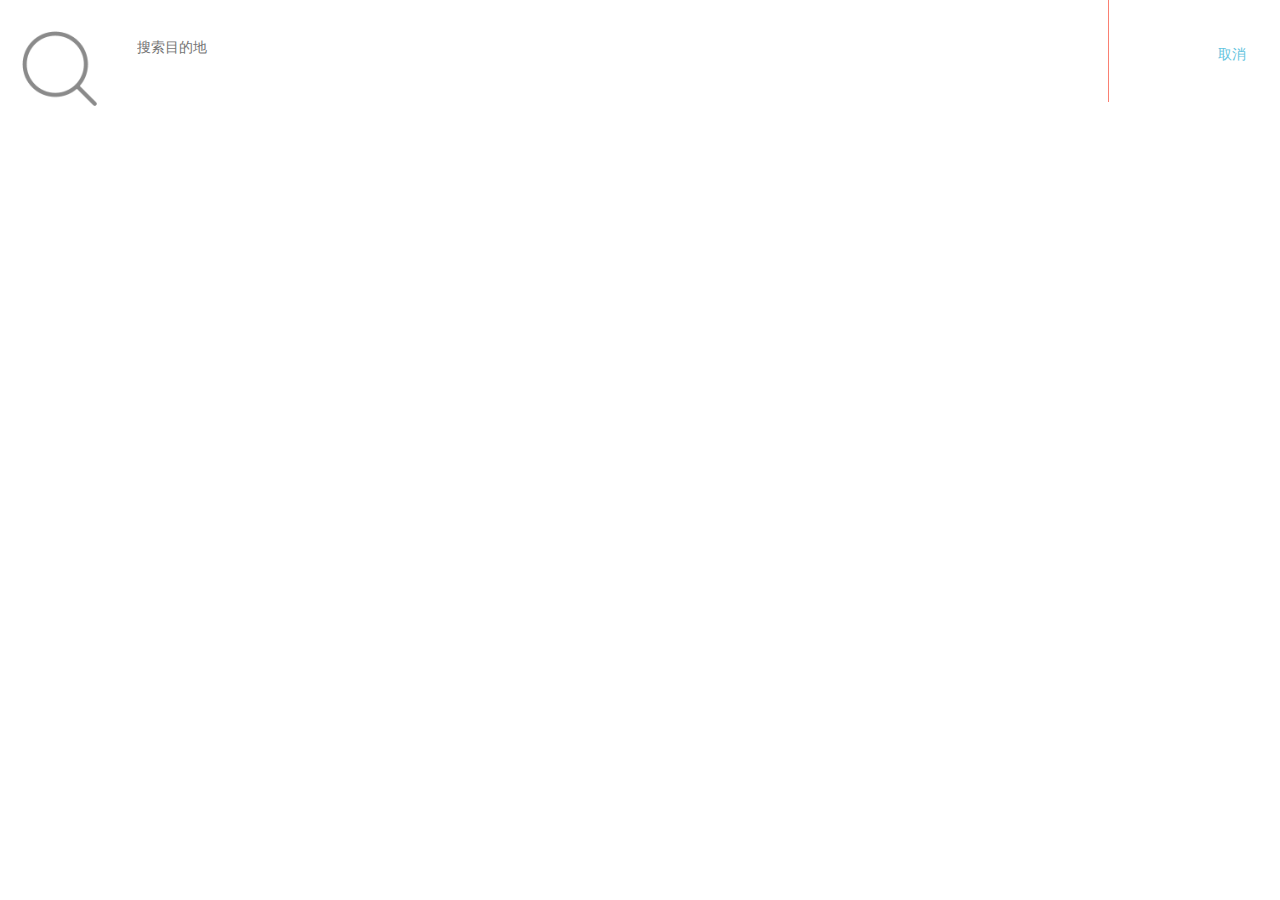
<file: search.html>
<!DOCTYPE html>
        <html lang="en">
        <head>
            <meta charset="UTF-8">
            <title>搜索</title>
            <meta name="viewport"
                  content="width=device-width, user-scalable=no, initial-scale=1.0, maximum-scale=1.0, minimum-scale=1.0">
            <title>大猫旅行</title>
            <script type="text/javascript">
                /* document.addEventListener("touchstart",function (ev) {
                     ev = ev || event;
                     ev.preventDefault();
                 });*/
                window.onload =function () {
                    (function () {
                        var styleNode = document.createElement("style");
                        var width = document.documentElement.clientWidth/16;
                        styleNode.innerHTML = "html{font-size:"+width+"px!important}";
                        document.head.appendChild(styleNode);
                    })();
                }
            </script>
            <link rel="stylesheet" href="css/base.css">
            <link rel="stylesheet" href="css/search.css">
        </head>
<body>
<div class="search_container">
    <div class="search_head">
        <span class="search_img"></span>
        <input type="text"  placeholder="搜索目的地"/>
        <span class="line"></span>
        <!--在vue 设计中使用this.$router.back路由回到之前点技搜索的页面-->
        <a href="index.html">取消</a>
        <div class="hr"></div>
    </div>
    <div class="mian">
        <div class="search_content">

        </div>
        <div class="search_history">

        </div>
    </div>
</div>
</body>
</html></title>
</head>
<body>

</body>
</html>
</file>
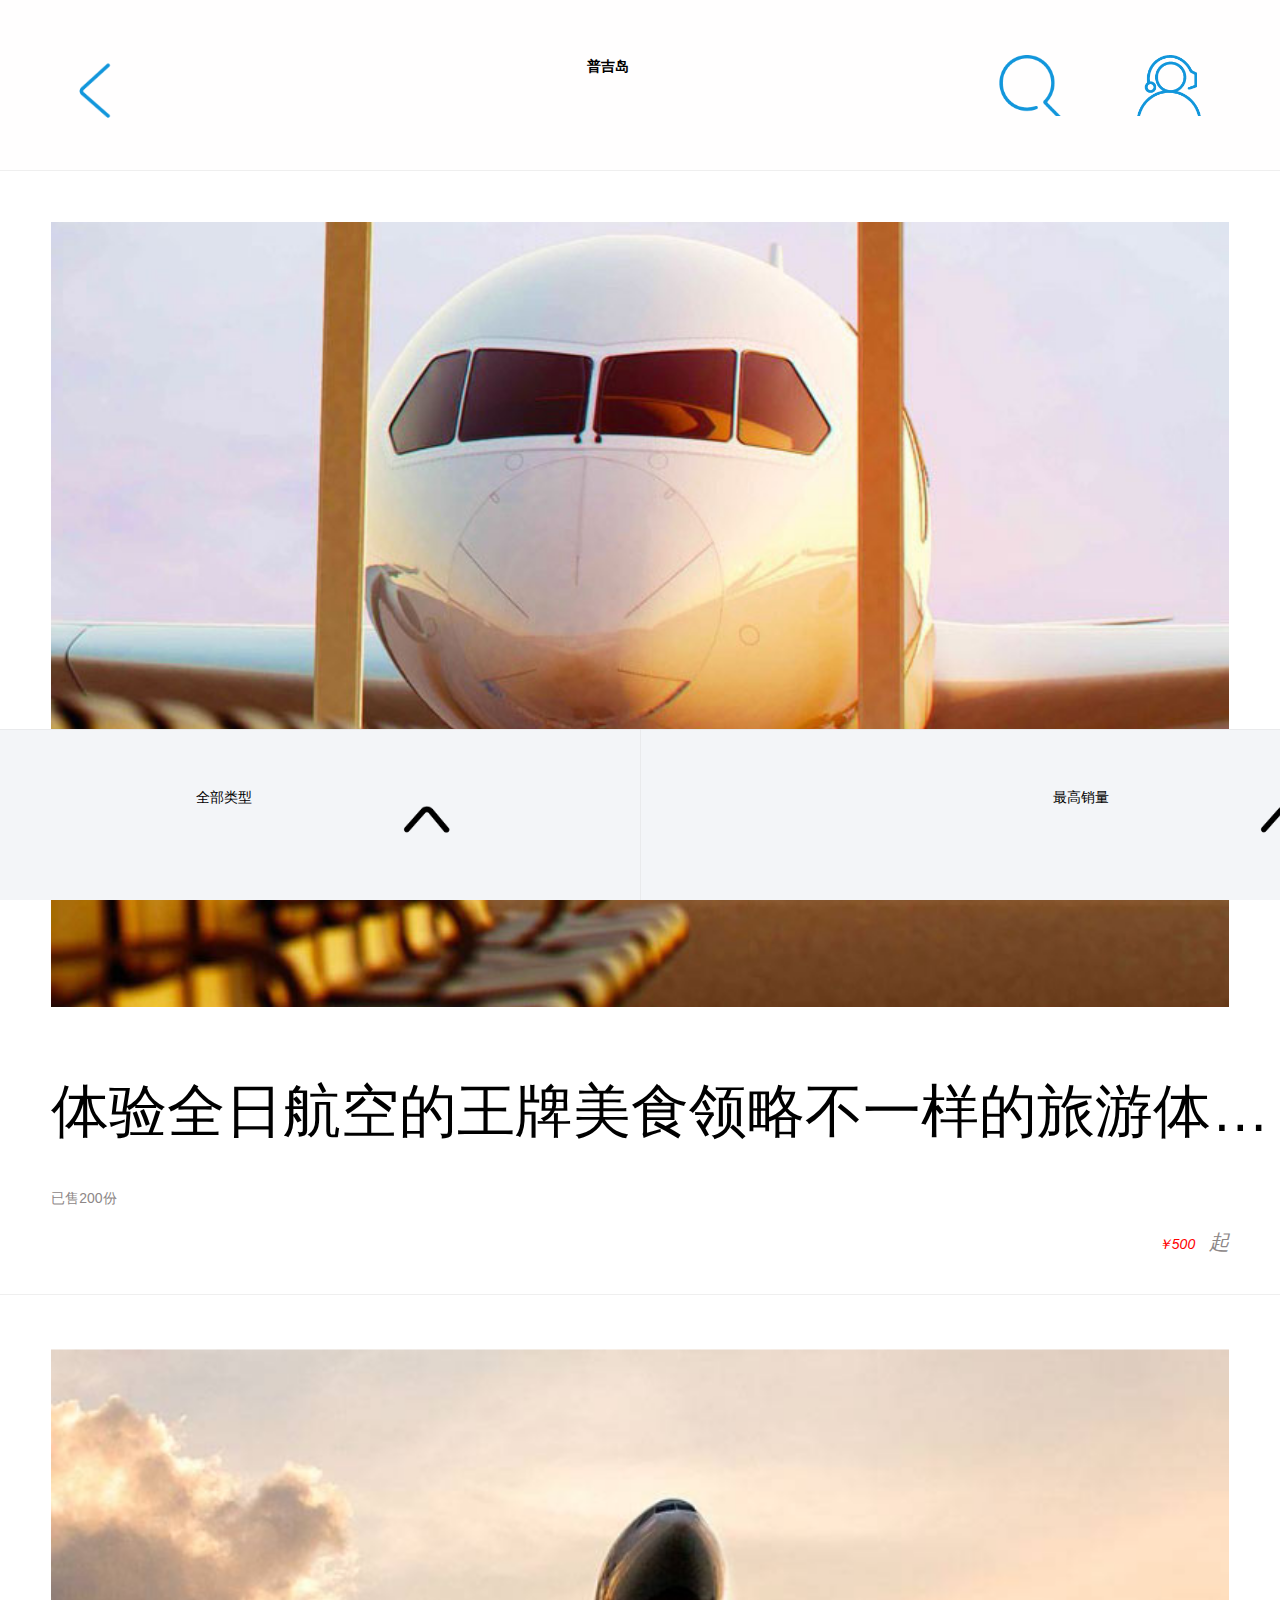
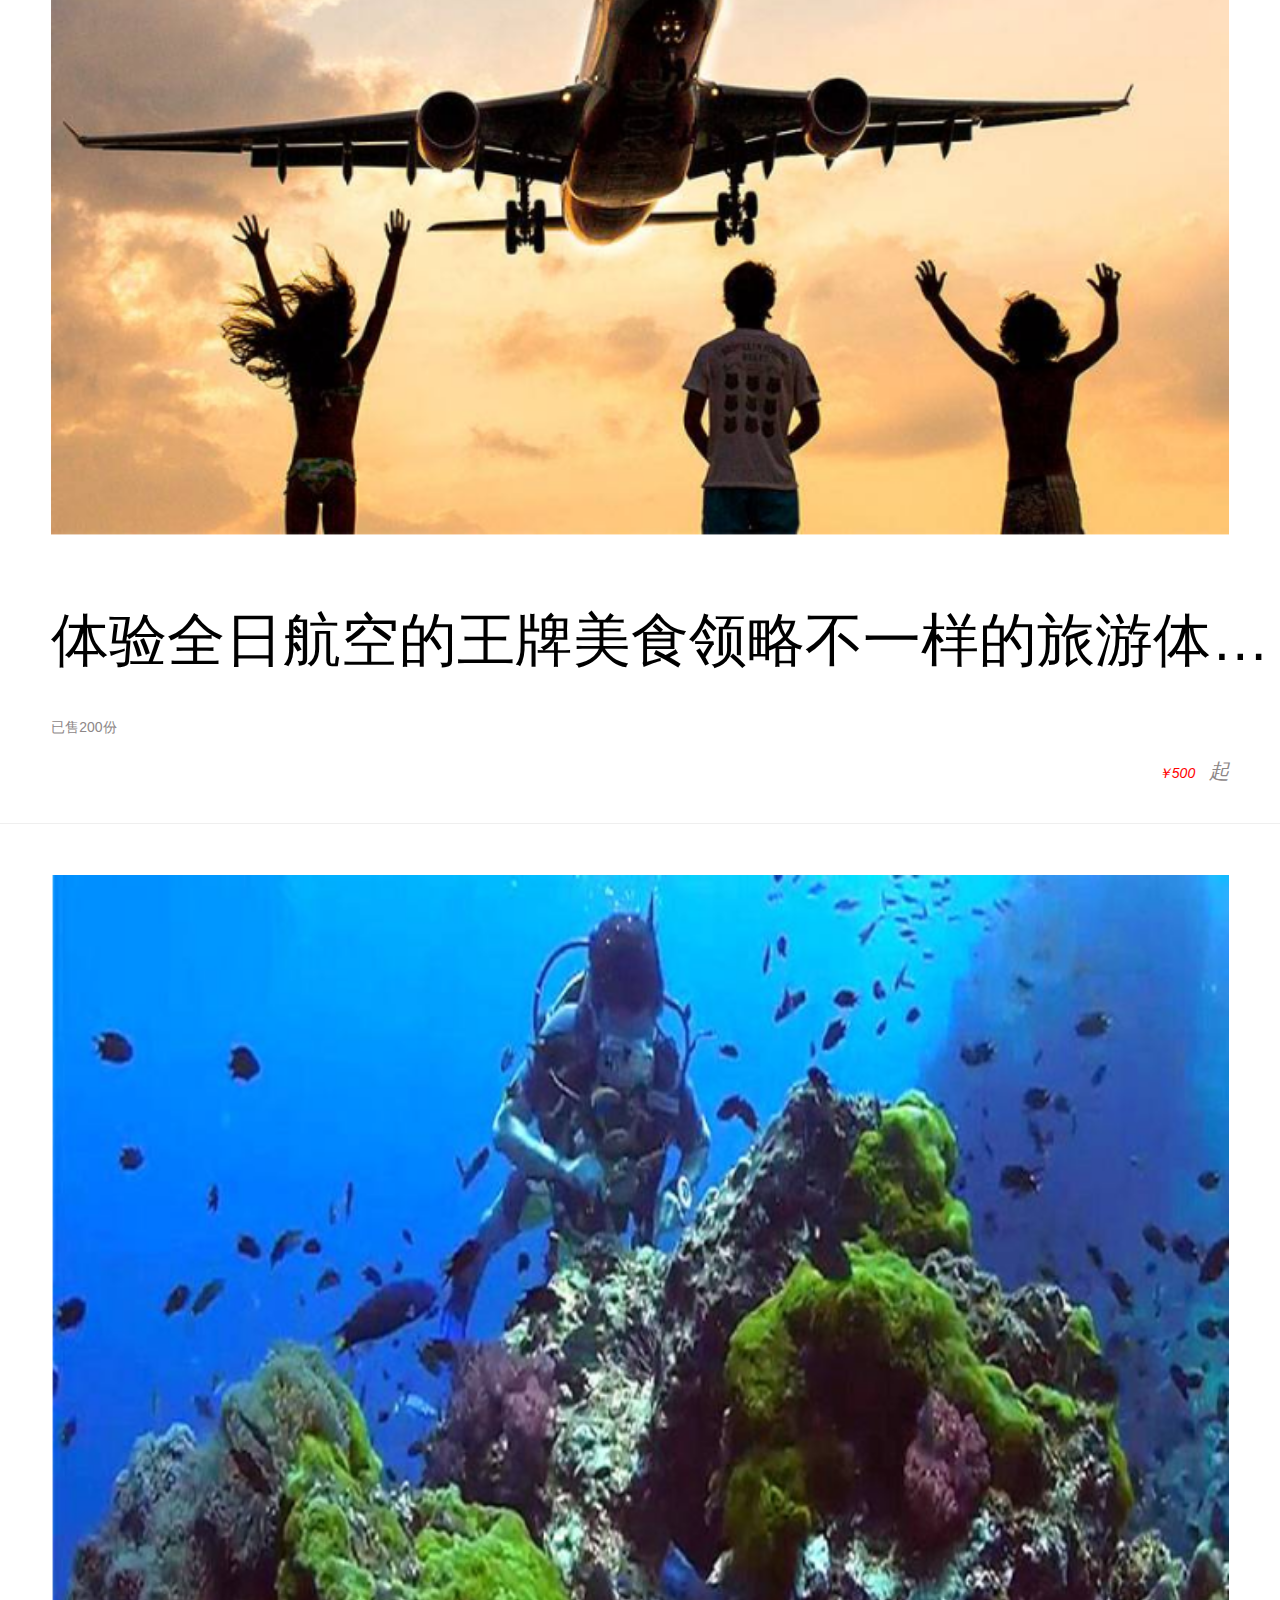
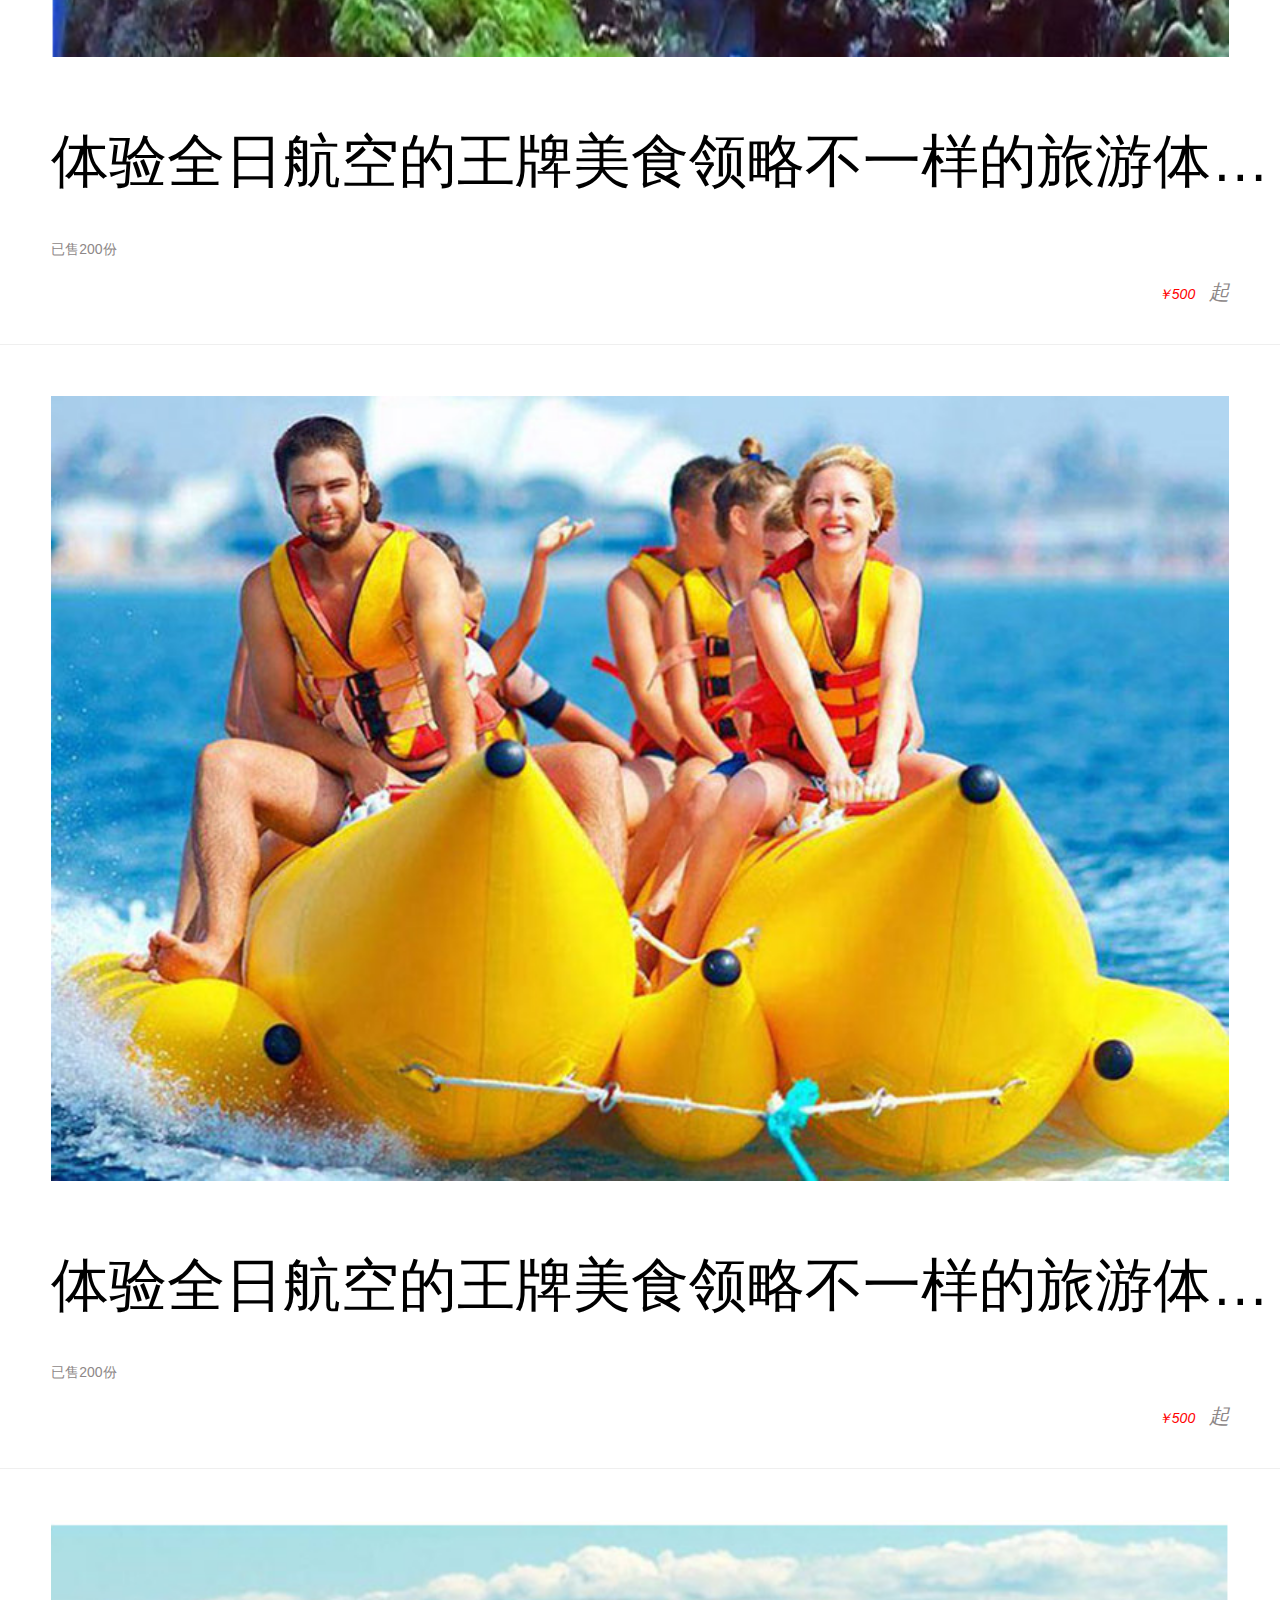
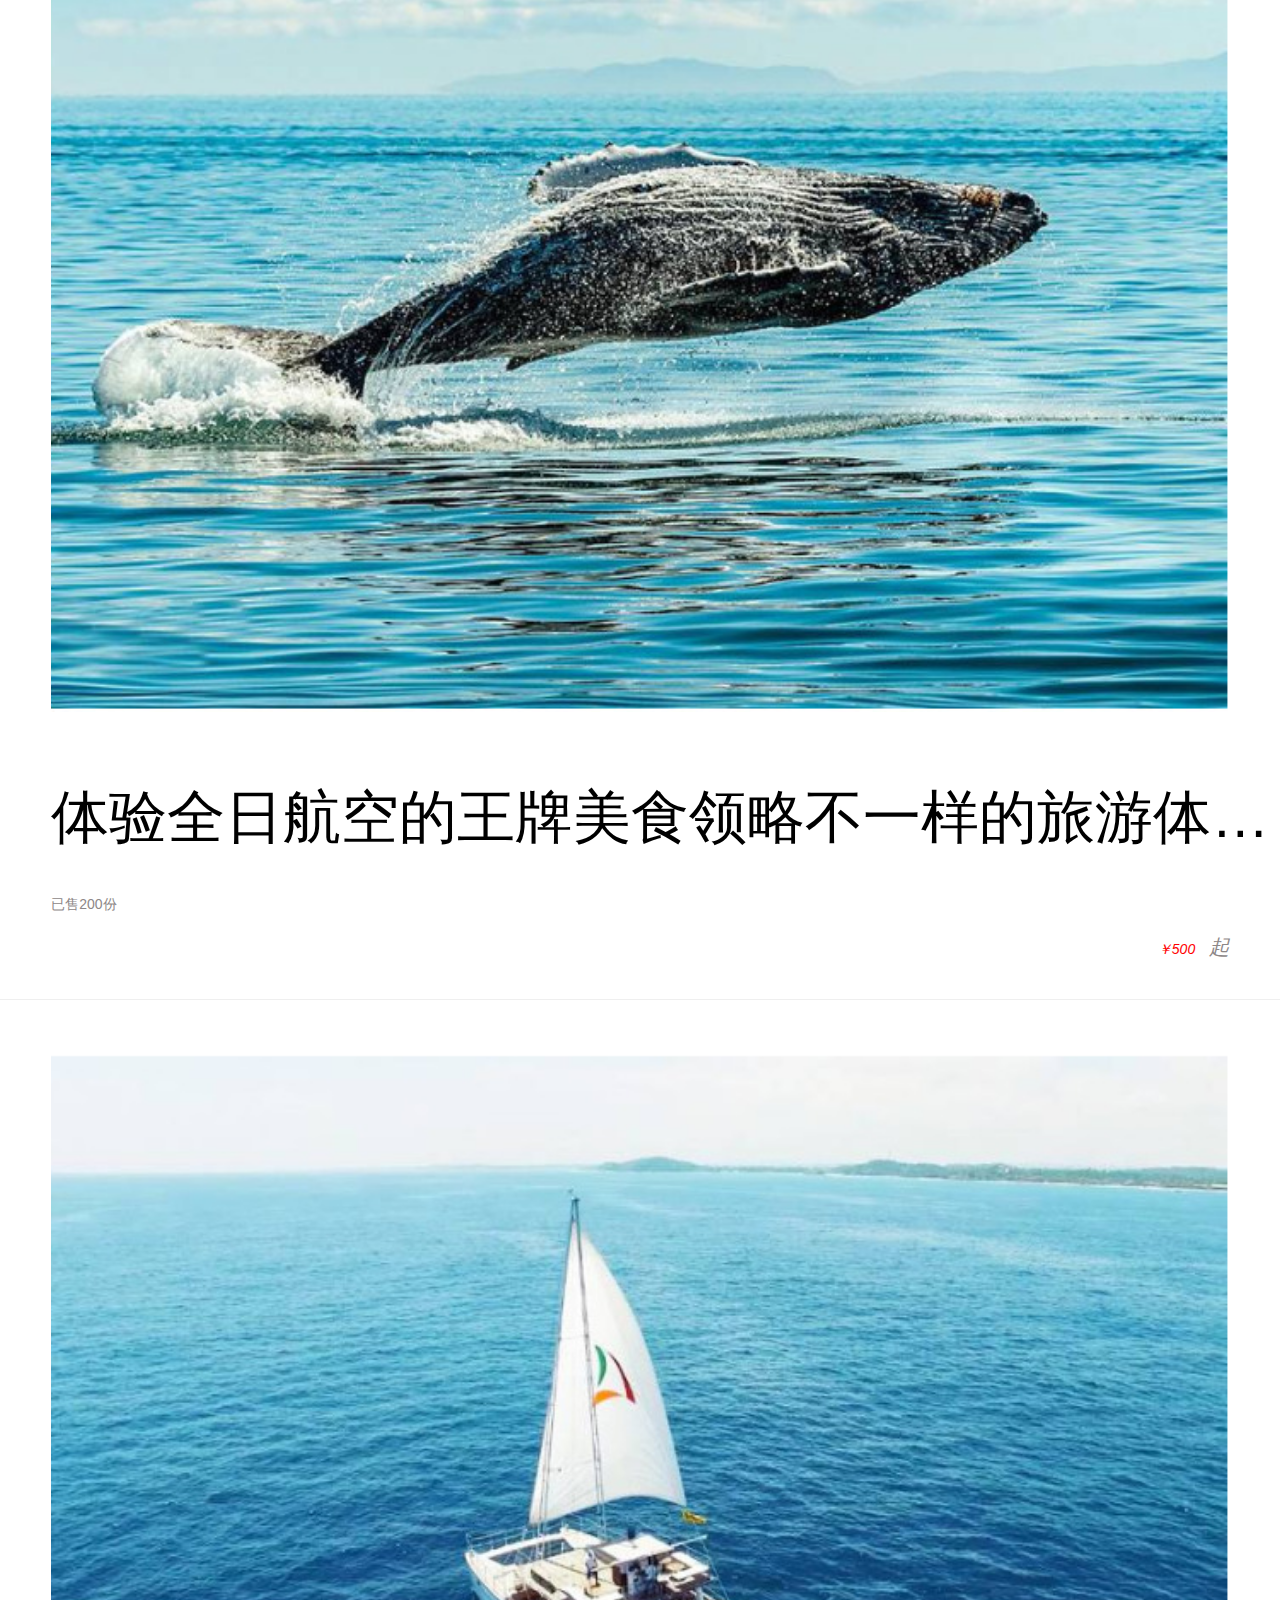
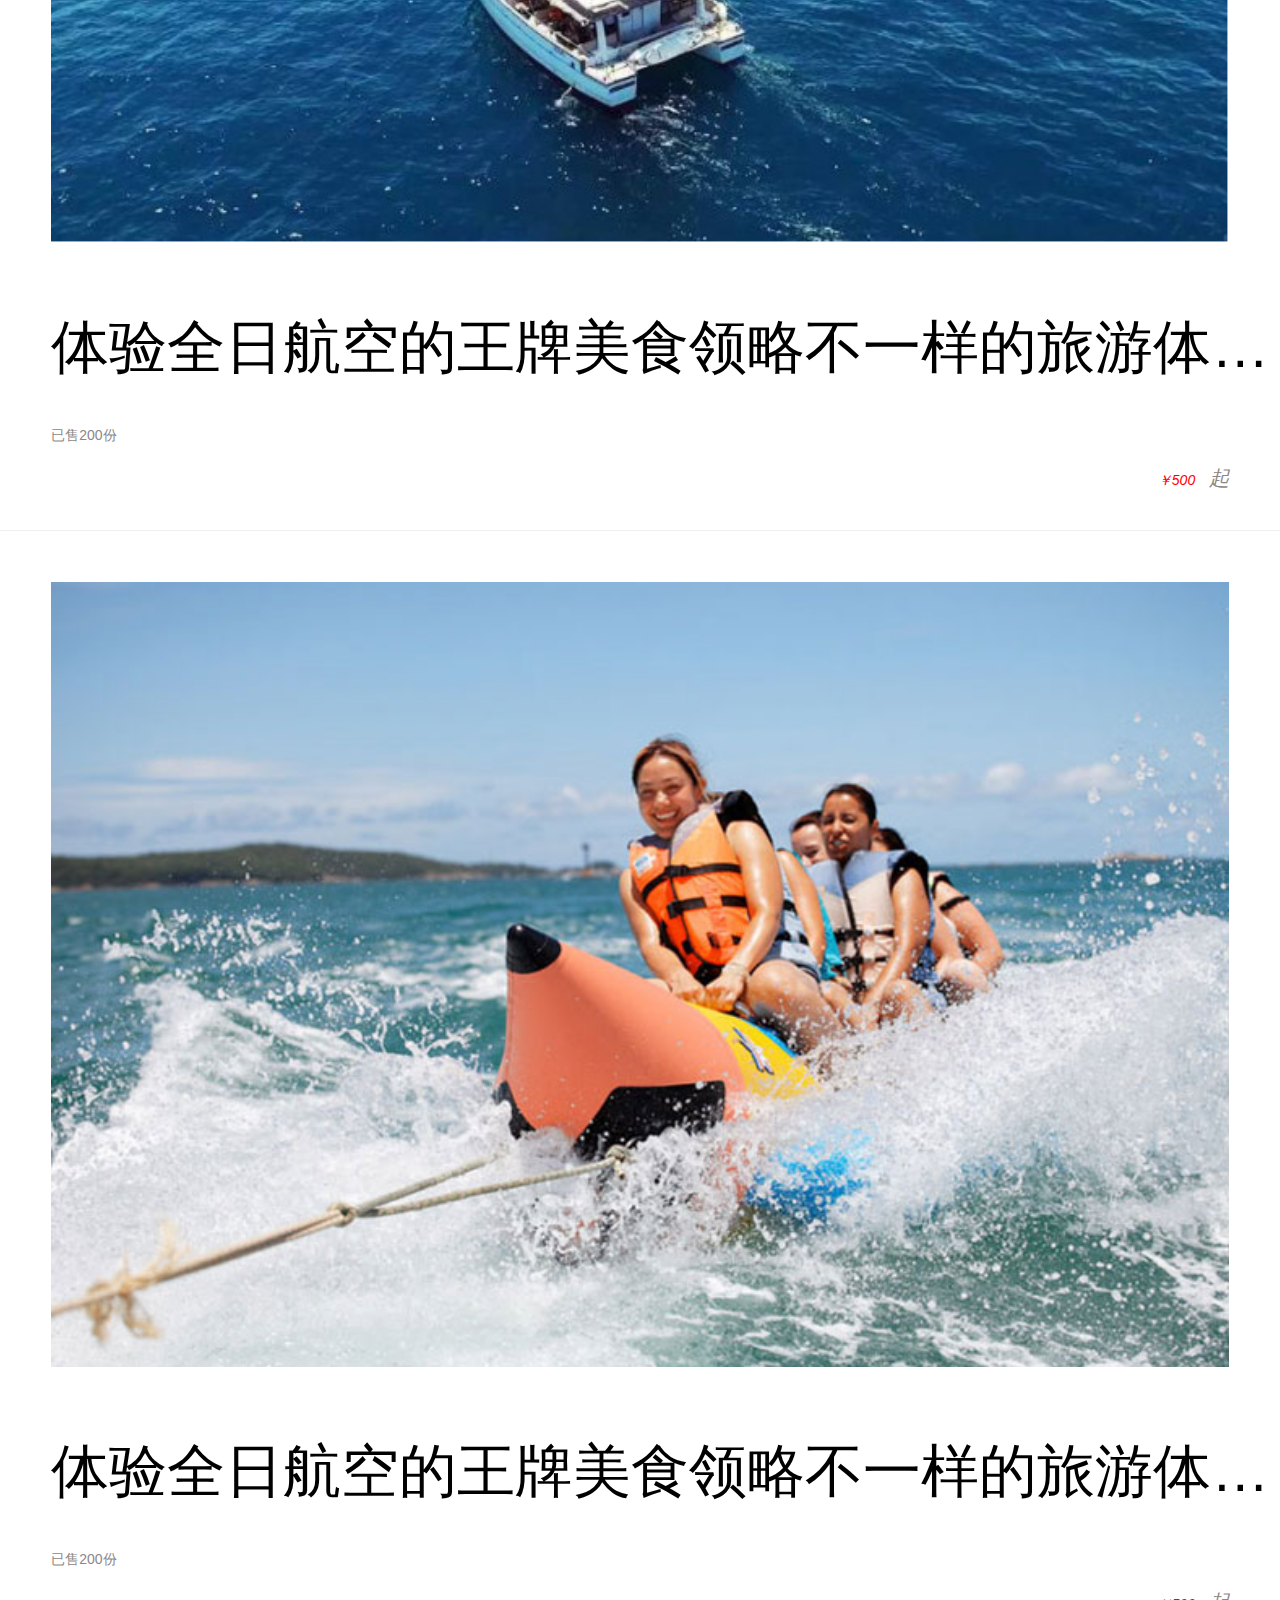
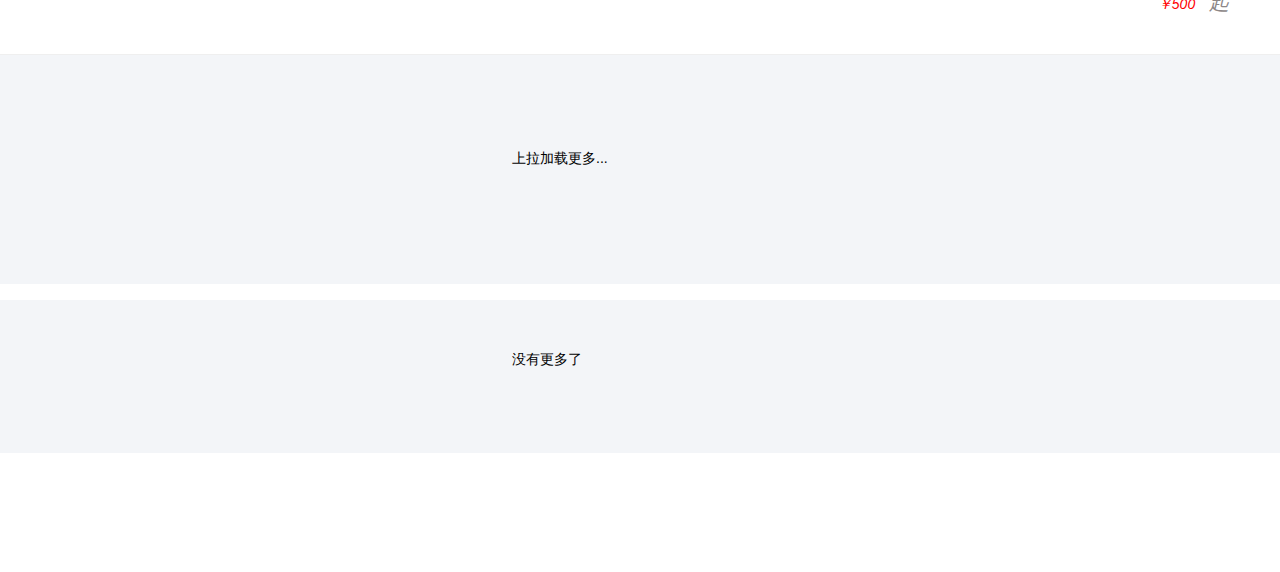
<file: shop_Introduce.html>
<!DOCTYPE html>
<html lang="en">
<head>
    <meta charset="UTF-8">
    <meta name="viewport"
          content="width=device-width, user-scalable=no, initial-scale=1.0, maximum-scale=1.0, minimum-scale=1.0">
    <title>introduce</title>
    <script type="text/javascript">
        /*  document.addEventListener("touchstart",function (ev) {
              ev = ev || event;
              ev.preventDefault();
          });*/
        (function () {
            let styleNode = document.createElement("style");
            let width = document.documentElement.clientWidth/16;
            styleNode.innerHTML = "html{font-size:"+width+"px!important}";
            document.head.appendChild(styleNode);
        })();
    </script>
    <link rel="stylesheet" href="css/base.css">
    <link rel="stylesheet" href="css/content.css">
</head>
<body>
    <div class="IN_contanier">
            <div class="IN_head">
                <a href="index.html" class="head_logo1"></a>
                <span class="head_title">普吉岛</span>
                <a href="#" class="head_logo2"></a>
                <a href="#" class="head_logo3"></a>
                <div class="hr1"></div>
            </div>
           <div class="IN_content">
               <div class="content_list">
                   <a href="#"><img src="images/shop5.jpg" alt=""></a>
                   <p class="p_text">体验全日航空的王牌美食领略不一样的旅游体验你值得拥有</p>
                   <span class="shop_num">已售200份</span>
                   <span class="shop_price"><i>￥500</i><em>起</em></span>
                   <div class="hr2"></div>
               </div>
               <div class="content_list">
                   <a href="#"><img src="images/shop_in1.png" alt=""></a>
                   <p class="p_text">体验全日航空的王牌美食领略不一样的旅游体验你值得拥有</p>
                   <span class="shop_num">已售200份</span>
                   <span class="shop_price"><i>￥500</i><em>起</em></span>
                   <div class="hr2"></div>
               </div>
               <div class="content_list">
                   <a href="#"><img src="images/shop_in2.png" alt=""></a>
                   <p class="p_text">体验全日航空的王牌美食领略不一样的旅游体验你值得拥有</p>
                   <span class="shop_num">已售200份</span>
                   <span class="shop_price"><i>￥500</i><em>起</em></span>
                   <div class="hr2"></div>
               </div>
               <div class="content_list">
                   <a href="#"><img src="images/shop2.jpg" alt=""></a>
                   <p class="p_text">体验全日航空的王牌美食领略不一样的旅游体验你值得拥有</p>
                   <span class="shop_num">已售200份</span>
                   <span class="shop_price"><i>￥500</i><em>起</em></span>
                   <div class="hr2"></div>
               </div>
               <div class="content_list">
                   <a href="#"><img src="images/shop_in4.png" alt=""></a>
                   <p class="p_text">体验全日航空的王牌美食领略不一样的旅游体验你值得拥有</p>
                   <span class="shop_num">已售200份</span>
                   <span class="shop_price"><i>￥500</i><em>起</em></span>
                   <div class="hr2"></div>
               </div>
               <div class="content_list">
                   <a href="#"><img src="images/shop_in5.png" alt=""></a>
                   <p class="p_text">体验全日航空的王牌美食领略不一样的旅游体验你值得拥有</p>
                   <span class="shop_num">已售200份</span>
                   <span class="shop_price"><i>￥500</i><em>起</em></span>
                   <div class="hr2"></div>
               </div>
               <div class="content_list">
                   <a href="#"><img src="images/shop1.jpg" alt=""></a>
                   <p class="p_text">体验全日航空的王牌美食领略不一样的旅游体验你值得拥有</p>
                   <span class="shop_num">已售200份</span>
                   <span class="shop_price"><i>￥500</i><em>起</em></span>
                   <div class="hr2"></div>
               </div>
               <!--上啦加载div-->
               <div class="up_load">
                    <span class="load_title">上拉加载更多...</span>
               </div>
               <br>
               <!--没有更多了-->
               <div class="no_more">
                  <span>没有更多了</span>
               </div>
               <br>
               <!--底部样式-->
        </div>
        <!--留白位置-->
        <div class="liubai"></div>
        <div class=" IN_footer clearfix">
            <div class="hr3"></div>
            <div class="footer_type_l f_l">全部类型 <img src="images/up1.png" alt=""></div>
            <div class="footer_span"></div>
            <div class="footer_type_r f_r">最高销量 <img src=" images/up1.png" alt=""></dmg<>
            </div>
        </div>
    </div>
</body>
</html>
</file>
<file: css/base.css>
/*通用样式*/
*,
::before,
::after{
    font-size:14px;
    margin:0;
    padding: 0;
    /*点击高亮*/
    -webkit-tap-highlight-color: transparent;
    
    /*盒子模型*/
    /*样式输入 tap*/
    -webkit-box-sizing: border-box;
    -moz-box-sizing: border-box;
    box-sizing: border-box;
    /*文字一直*/
    font-family: '微软雅黑',sans-serif;
}
/*input 标签 去掉默认样式*/
input{
    border:none;
    -webkit-appearance: none;
}
/*a text-de*/
a{
    text-decoration: none;
}
/*list-style*/
ol ,ul{
    list-style: none;
}
/*浮动设置*/
.f_l{
    float: left;
}
.f_r{
    float: right;
}
/*清除浮动*/
.clearfix::before,
.clearfix::after{
    content: '';
    display: block;
    line-height: 0;
    height:0;
    visibility: hidden;
    clear: both;
}
</file>
<file: css/home.css>
/*通用样式*/
*,
::before,
::after {
  margin: 0;
  padding: 0;
  /*点击高亮*/
  -webkit-tap-highlight-color: transparent;
  /*盒子模型*/
  /*样式输入 tap*/
  -webkit-box-sizing: border-box;
  -moz-box-sizing: border-box;
  box-sizing: border-box;
  /*文字一直*/
  font-family: '微软雅黑', sans-serif;
}
/*input 标签 去掉默认样式*/
input {
  border: none;
  -webkit-appearance: none;
}
/*a text-de*/
a {
  text-decoration: none;
}
/*list-style*/
ol,
ul {
  list-style: none;
}
/*浮动设置*/
.f_l {
  float: left;
}
.f_r {
  float: right;
}
/*清除浮动*/
.clearfix::before,
.clearfix::after {
  content: '';
  display: block;
  line-height: 0;
  height: 0;
  visibility: hidden;
  clear: both;
}
/*顶部*/
.dm_container {
  width: 100%;
  position: relative;
}
/*顶部设置*/
.dm_header {
  height: 2.13333333rem;
  width: 100%;
  background-color: rgba(202, 215, 226, 0.3);
  position: relative;
}
.dm_header .header_logo {
  width: 1.70666667rem;
  height: 1.19466667rem;
  position: absolute;
  right: 0;
  left: 9.17333333rem;
  top: 0;
  bottom: 0;
  margin: auto;
  background-image: url("../images/search.png");
  background-size: 0.96rem 0.96rem;
  background-repeat: no-repeat;
}
.dm_header .header_logo2 {
  width: 1.70666667rem;
  height: 1.19466667rem;
  position: absolute;
  right: 0;
  left: 13.86666667rem;
  top: 0;
  bottom: 0;
  margin: auto;
  background-image: url("../images/man.png");
  background-size: 0.85333333rem 0.85333333rem;
  background-repeat: no-repeat;
}
.dm_header .header_logo3 {
  width: 3.84rem;
  height: 1.83466667rem;
  position: absolute;
  left: 0.21333333rem;
  top: 0.27733333rem;
  background-image: url("../images/LOO.png");
  background-size: 3.84rem 1.70666667rem;
  background-repeat: no-repeat;
}
/*lunbo*/
.dm_banner {
  width: 100%;
  overflow: hidden;
  /*索引定位*/
  position: relative;
}
.dm_banner .dm_banner_images {
  /*4倍宽度  横向 四张图片*/
  width: 600%;
  -webkit-transform: translateX(-16.667%);
  transform: translateX(-16.667%);
}
.dm_banner .dm_banner_images li {
  float: left;
  width: 16.667%;
}
.dm_banner .dm_banner_images li a {
  display: block;
  width: 100%;
}
.dm_banner .dm_banner_images li a img {
  display: block;
  width: 100%;
}
.dm_banner .banner_index {
  position: absolute;
  bottom: 0.64rem;
  left: 50%;
  margin-left: -0.42666667rem;
}
.dm_banner .banner_index li {
  float: left;
  width: 0.21333333rem;
  height: 0.21333333rem;
  border-radius: 50%;
  border: 1px solid white;
  margin-left: 0.10666667rem;
}
.dm_banner .banner_index li .current {
  background-color: deeppink;
}
/*精选*/
.content_selected {
  width: 100%;
  overflow: hidden;
  margin-top: 8px;
}
/*div下划线问题实现*/
.content_selected .hr {
  height: 1px;
  width: 100%;
  float: left;
  margin-top: 1.49333333rem;
  background: silver;
}
.selected {
  width: 7.25333333rem;
}
.selected a img {
  width: 7.25333333rem;
}
.selected:nth-of-type(1) {
  margin-left: 0.59733333rem;
}
.selected:nth-of-type(2) {
  margin-left: 0.36266667rem;
}
.selected_title {
  font-size: 0.85333333rem;
  margin-top: 1.25866667rem;
  margin-bottom: 0.64rem;
  margin-left: 0.64rem;
  font-family: monospace;
  font-weight: 800;
}
/* recommend*/
.content_recommend .recommend_img_list {
  width: 300%;
}
.content_recommend .recommend_img_list li {
  float: left;
  display: block;
  width: 6.976rem;
}
.content_recommend .recommend_img_list li:nth-of-type(1) {
  margin-left: 0.64rem;
}
.content_recommend .recommend_img_list li:nth-of-type(n+2) {
  margin-left: 0.512rem;
}
.content_recommend .recommend_img_list li img {
  display: block;
  height: auto;
  width: 6.976rem;
}
/*精选*/
.content_recommend2 .recommend_img_list {
  width: 300%;
  /*根据改变consform:translateX(n)偏移量的值来滑动列表*/
}
.content_recommend2 .recommend_img_list li {
  float: left;
  display: block;
  width: 13.952rem;
}
.content_recommend2 .recommend_img_list li:nth-of-type(1) {
  margin-left: 0.64rem;
}
.content_recommend2 .recommend_img_list li:nth-of-type(n+2) {
  margin-left: 0.512rem;
}
.content_recommend2 .recommend_img_list li img {
  display: block;
  height: auto;
  width: 13.952rem;
}
.content_recommend2 .p_text {
  margin-top: 0.78933333rem;
  width: 100%;
  font-weight: bold;
  font-family: '微软雅黑', sans-serif;
  font-size: 0.78933333rem;
  overflow: hidden;
  text-overflow: ellipsis;
  white-space: nowrap;
}
.shop_num {
  display: inline-block;
  margin-top: 0.49066667rem;
  color: #8d8787;
}
.shop_price {
  display: inline-block;
  float: right;
  margin-top: 0.96rem;
}
.shop_price i {
  color: red;
}
.shop_price em {
  padding-left: 0.21333333rem;
  font-size: 0.29866667rem;
  color: #8d8787;
}
.footer_wrap {
  width: 100%;
  background: #FFFFFF;
  position: absolute;
  bottom: 0;
}
.footer_wrap .footer {
  width: 99%;
  bottom: 0;
  position: fixed;
  background: #fff;
  display: flex;
  text-align: center;
  margin-left: 0.21333333rem;
  border-bottom: 1px silver solid;
  border-bottom: 0;
  border-radius: 0.21333333rem;
}
.footer_wrap .footer div {
  flex: 1;
}
.footer_wrap .footer div a {
  color: #55C1DD;
  font-size: 0.59733333rem;
}
.footer_wrap .footer div a img {
  width: 0.85333333rem;
  margin-right: 0.192rem;
}
.footer_wrap .footer1 {
  width: 100%;
  bottom: 0;
  position: fixed;
  background: #fff;
  display: flex;
  text-align: center;
  border-bottom: 1px silver solid;
  border-bottom: 0;
  border-radius: 0.21333333rem;
}
.footer_wrap .footer1 div {
  flex: 1;
}
.footer_wrap .footer1 div a {
  color: #55C1DD;
  font-size: 0.59733333rem;
}
.footer_wrap .footer1 div a img {
  width: 0.85333333rem;
  margin-right: 0.192rem;
}
.footer .hr1 {
  height: 1px;
  background: rgba(223, 223, 223, 0.5);
  margin-top: 0.21333333rem;
}
.footer .footer-list {
  display: flex;
  font-family: 宋体;
  color: darkgrey;
}
.footer .footer-list li:nth-of-type(1) {
  width: 2.13333333rem;
  float: left;
  height: 1.408rem;
  margin-left: 1.49333333rem;
}
.footer .footer-list li:nth-of-type(2) {
  margin-left: 1.49333333rem;
}
.footer .footer-list li:nth-of-type(3) {
  margin-left: 2.34666667rem;
}
.footer .footer-list li:nth-of-type(4) {
  margin-left: 2.77333333rem;
}
.footer .footer-list li img {
  width: 0.85333333rem;
}
.while {
  height: 2.02666667rem;
}
</file>
<file: css/cart.css>
.cart_container {
  width: 100%;
  background: #F3F5F8;
}
.cart_container .cart_header {
  background: #FFFFFF;
  text-align: center;
  line-height: 2.13333333rem;
  position: relative;
  width: 100%;
  height: 2.13333333rem;
}
.cart_container .cart_header .back_img {
  display: inline-block;
  position: absolute;
  top: 0.64rem;
  left: 0.49066667rem;
  width: 1.06666667rem;
  height: 1.06666667rem;
  background-image: url("../images/back.png");
  background-repeat: no-repeat;
  background-size: 1.06666667rem 1.06666667rem;
}
.cart_container .cart_header .header_hr {
  position: absolute;
  bottom: 0;
  height: 1px;
  width: 100%;
  background: #E8E8E8;
}
.cart_container .cart_header span {
  color: #000;
  font-size: 0.59733333rem;
  font-weight: 600;
}
.cart_container .cart_content {
  height: 26.176rem;
  width: 100%;
  text-align: center;
}
.cart_container .cart_content .not_login_image {
  margin-top: 7.36rem;
  display: inline-block;
  background-color: #F3F5F8;
  width: 8.53333333rem;
  height: 8.53333333rem;
  background: url("../images/buy_not.png");
  background-size: cover  ;
}
.cart_container .cart_content .login_btn {
  display: inline-block;
  border: 1px solid #55C1DD;
  height: 1.49333333rem;
  width: 5.54666667rem;
  text-align: center;
  line-height: 1.49333333rem;
  font-size: 0.59733333rem;
  color: #55C1DD;
}
</file>
<file: css/category.css>
/*严格加分号 #F3F5F8*/
.cate_container {
  width: 100%;
}
.cate_container .cate_head {
  height: 2.13333333rem;
  position: relative;
  width: 100%;
}
.cate_container .cate_head .find {
  margin-top: 0.512rem;
  margin-left: 0.512rem;
  text-align: center;
  line-height: 1.344rem;
  width: 13.52533333rem;
  height: 1.344rem;
  background-color: #F3F5F8;
  border: 1px solid #E1E9F0;
  border-radius: 0.64rem;
}
.cate_container .cate_head .find .find_img {
  display: inline-block;
  color: #AAA0B1;
  font-size: 0.59733333rem;
  padding-left: 1.13066667rem;
  line-height: 0.87466667rem;
  background-image: url("../images/search.png");
  background-repeat: no-repeat;
  background-size: 0.85333333rem 0.85333333rem;
}
.cate_container .cate_head .cate_head_img {
  display: inline-block;
  position: absolute;
  top: 0.21333333rem;
  right: 0.512rem;
  width: 0.85333333rem;
  height: 0.85333333rem;
  background-image: url("../images/service.png");
  background-repeat: no-repeat;
  background-size: cover;
}
.cate_container .main {
  width: 100%;
  background: #F3F5F8;
  height: 23.808rem;
}
.cate_container .main .main_left {
  width: 3.94666667rem;
}
.cate_container .main .main_left ul {
  width: 100%;
  text-align: center;
  line-height: 2.66666667rem;
}
.cate_container .main .main_left ul .current {
  background: #FFFFFF;
  border-left: 2px solid #84C8DE;
}
.cate_container .main .main_left ul .current a {
  color: #84C8DE;
}
.cate_container .main .main_left ul li {
  height: 2.66666667rem;
  display: block;
  width: 100%;
  font-size: 0.59733333rem;
  font-weight: 600;
}
.cate_container .main .main_left ul li a {
  display: block;
  color: #000000;
}
.cate_container .main .main_right {
  overflow: hidden;
  background: #FFFFFF;
  height: 23.59466667rem;
  width: 11.98933333rem;
}
.cate_container .main .main_right ul li {
  float: left;
  margin-left: 0.42666667rem;
  margin-top: 0.21333333rem;
}
.cate_container .main .main_right ul li img {
  width: 5.12rem;
  height: auto;
}
</file>
<file: css/detail.css>
.de_container {
  width: 100%;
  position: relative;
  /*评分顶部说明*/
}
.de_container .dm_banner {
  width: 100%;
  height: 16.21333333rem;
  /*小图标调整*/
}
.de_container .dm_banner .banner_right {
  width: 1.38666667rem;
  height: 1.38666667rem;
  border-radius: 50%;
  border-shadow: 0.02133333rem;
  background: #FFFFFF;
  position: absolute;
  top: 0.64rem;
  left: 0.64rem;
}
.de_container .dm_banner .banner_right a {
  width: 100%;
}
.de_container .dm_banner .banner_right a img {
  width: 100%;
}
.de_container .dm_banner .banner_collection {
  width: 1.6rem;
  height: 1.6rem;
  border-radius: 50%;
  border-shadow: 0.02133333rem;
  background: #FFFFFF;
  position: absolute;
  bottom: 5.12rem;
  right: 0.64rem;
  box-shadow: 0px 1px lightgrey;
}
.de_container .dm_banner .banner_collection a {
  display: block;
  line-height: 57px;
  padding-left: 3px;
  width: 100%;
  position: relative;
}
.de_container .dm_banner .banner_collection a img {
  display: inline-block;
  position: absolute;
  top: 0;
  bottom: -1.81333333rem;
  left: 0;
  right: 0;
  margin: auto;
  width: 1.28rem;
}
.de_container .dm_banner .banner_title {
  margin-top: 0.85333333rem;
  font-size: 0.74666667rem;
  margin-left: 0.704rem;
  font-weight: 600;
}
.de_container .dm_banner .banner_selled {
  margin-top: 0.704rem;
  margin-left: 0.64rem;
  color: #A4A3A8;
}
.de_container .dm_banner .de_banner_index {
  bottom: 5.76rem;
}
.de_container .dm_banner .banner_price {
  position: absolute;
  bottom: 0.64rem;
  right: 0.64rem;
}
.de_container .dm_banner .banner_price span {
  color: red;
  font-size: 0.81066667rem;
}
.de_container .dm_banner .banner_price i:nth-of-type(1) {
  font-size: 0.36266667rem;
}
.de_container .dm_banner .banner_price i:nth-of-type(2) {
  font-size: 0.29866667rem;
  color: #A4A3A8;
}
.de_container .dm_banner .hr4 {
  position: absolute;
  bottom: 0;
  height: 1px;
  width: 14.72rem;
  margin-left: 0.64rem;
  background: silver;
}
.de_container .tap {
  margin-top: 0.64rem;
  width: 100%;
  height: 2.13333333rem;
  display: flex;
  line-height: 2.13333333rem;
}
.de_container .tap div {
  flex: 1;
  text-align: center;
}
.de_container .tap div a {
  color: #000;
  font-size: 0.59733333rem;
}
.de_container .de_goods_light {
  width: 100%;
  position: relative;
}
.de_container .de_goods_light:before {
  content: "";
  display: block;
  position: absolute;
  bottom: 0;
  width: 90%;
  height: 1px;
  left: 0.64rem;
  background: #bdb2b2;
  transform: scaleY(0.5);
}
.de_container .de_goods_light .nothing1 {
  width: 100%;
  height: 1.088rem;
}
.de_container .de_goods_light h1 {
  text-align: center;
  margin-top: 1.45066667rem;
  font-size: 0.59733333rem;
}
.de_container .de_goods_light .light_act {
  margin-top: 1.472rem;
  margin-left: 0.78933333rem;
  width: 90%;
}
.de_container .de_goods_light .light_act h2 {
  text-align: center;
  margin-bottom: 0.42666667rem;
  font-size: 0.64rem;
  color: #595959;
}
.de_container .de_goods_light .light_act img {
  width: 100%;
}
.de_container .de_goods_light .light_act span {
  font-size: 0.55466667rem;
  color: #A4A3A8;
}
.de_container .de_goods_light .light_act1 {
  margin-top: 0.85333333rem;
  margin-left: 0.78933333rem;
  width: 90%;
}
.de_container .de_goods_light .light_act1 img {
  width: 100%;
}
.de_container .de_goods_light .light_act1 span {
  color: #A4A3A8;
  font-size: 0.55466667rem;
}
.de_container .de_goods_light1 {
  width: 100%;
  position: relative;
  margin-top: 2.56rem;
}
.de_container .de_goods_light1 .nothing1 {
  width: 100%;
  height: 1.088rem;
}
.de_container .de_goods_light1 h1 {
  text-align: center;
  font-size: 0.59733333rem;
  margin-top: 1.45066667rem;
}
.de_container .de_goods_light1 .light_act {
  margin-top: 1.472rem;
  margin-left: 0.78933333rem;
  width: 90%;
}
.de_container .de_goods_light1 .light_act span {
  color: #A4A3A8;
}
.de_container .user_score {
  width: 100%;
  height: 4.26666667rem;
}
.de_container .user_score .score_left {
  background: #F3F5F8;
  border-radius: 0.10666667rem;
  border: 1px silver solid;
  margin-left: 0.53333333rem;
  width: 4.56533333rem;
  height: 100%;
  text-align: center;
  line-height: 1.49333333rem;
}
.de_container .user_score .score_left .score_left_score {
  font-size: 0.59733333rem;
  font-weight: 600;
}
.de_container .user_score .score_left .score_left_comm {
  color: #9EB1C9;
  font-size: 0.34133333rem;
}
.de_container .user_score .score_left .score_left_star em {
  display: inline-block;
  width: 0.53333333rem;
  height: 0.53333333rem;
  background-image: url("../images/start_red.png");
  background-size: 0.53333333rem 0.53333333rem;
  background-repeat: no-repeat;
}
.de_container .user_score .score_right {
  width: 10.79466667rem;
  height: 3.84rem;
  text-align: center;
  line-height: 1.28rem;
  margin-top: 0.21333333rem;
}
.de_container .user_score .score_right .score_right1 {
  display: flex;
}
.de_container .user_score .score_right .score_right1 span {
  flex: 1;
  font-size: 0.512rem;
}
.de_container .user_score .score_right .score_right1 .score_right1_star1 em {
  display: inline-block;
  width: 0.576rem;
  height: 0.576rem;
  background-image: url("../images/start_red.png");
  background-size: 0.576rem 0.576rem;
  background-repeat: no-repeat;
}
.de_container .comm_list {
  width: 100%;
  margin-top: 1.36533333rem;
  position: relative;
}
.de_container .comm_list .comm_list_1 span {
  padding: 0 0.64rem;
  color: #9E9E9E;
  font-size: 0.59733333rem;
}
.de_container .comm_list .comm_list_1 .score_right1_star1 em {
  display: inline-block;
  width: 0.576rem;
  height: 0.576rem;
  background-image: url("../images/start_red.png");
  background-size: 0.576rem 0.576rem;
  background-repeat: no-repeat;
}
.de_container .comm_list .comm_list_2_title {
  color: #9E9E9E;
  font-size: 0.34133333rem;
  padding-left: 0.64rem;
  margin-top: 0.36266667rem;
}
.de_container .comm_list .comm_list_3_content {
  width: 100%;
  margin-top: 0.91733333rem;
  padding: 0 0.64rem;
  font-size: 0.64rem;
}
.de_container .comm_list .comm_list_4_time {
  padding-left: 0.64rem;
  font-size: 0.32rem;
  color: #9E9E9E;
  margin-top: 0.72533333rem;
}
.de_container .comm_list .hr7 {
  position: absolute;
  bottom: -0.74666667rem;
  height: 1px;
  width: 90%;
  left: 0.64rem;
  background: #9E9E9E;
}
.de_container .clickmore_comm_list {
  width: 100%;
  height: 0.85333333rem;
  margin-top: 1.70666667rem;
  text-align: center;
  font-size: 0.59733333rem;
}
.de_container .footer {
  width: 90%;
  position: fixed;
  bottom: 0;
  background: #FFFFFF;
  text-align: center;
  height: 2.13333333rem;
  border: 1px silver solid;
  line-height: 2.13333333rem;
  margin-left: 0.64rem;
  border-radius: 0.21333333rem;
  border-bottom: 0;
  display: flex;
}
.de_container .footer .img_atm img {
  margin-right: 0.85333333rem;
}
.de_container .footer .A a {
  display: inline-block;
  width: 100%;
  height: 100%;
  color: #FFFFFF;
  background: #55C1DD;
}
.de_container .footer .B a {
  display: inline-block;
  width: 100%;
  height: 100%;
  color: #FFFFFF;
  background: #FC5D7B;
}
.de_container .footer div {
  flex: 1;
}
.de_container .footer div img {
  margin-top: 0.64rem;
  width: 0.96rem;
}
.de_container .nothing6 {
  height: 2.98666667rem;
}
</file>
<file: css/register.css>
.register_container {
  width: 100%;
  background: #F3F5F8;
  position: relative;
}
.register_container .register_head {
  position: relative;
  width: 100%;
  height: 2.13333333rem;
  background: #FFFFFF;
}
.register_container .register_head .login_head_title {
  position: absolute;
  right: 0.64rem;
  top: 0.64rem;
  color: #55C1DD ;
  font-size: 0.61866667rem;
}
.register_container .register_head .head_logo1 {
  width: 1.28rem;
  height: 0.93866667rem;
  position: absolute;
  left: 0.64rem;
  top: 0.59733333rem;
  background-image: url("../images/back.png");
  background-size: 1.06666667rem 1.06666667rem;
  background-repeat: no-repeat;
}
.register_container .register_head .head_title {
  position: absolute;
  left: 7.33866667rem;
  top: 0.72533333rem;
  font-weight: 600;
}
.register_container .register_head .hr1 {
  height: 1px;
  width: 100%;
  background: rgba(223, 223, 223, 0.5);
  position: absolute;
  bottom: 0;
}
.register_container .content_form {
  width: 100%;
  margin-top: 0.64rem;
}
.register_container .content_form .form_d1 {
  width: 100%;
  height: 2.13333333rem;
}
.register_container .content_form .form_d1 #username {
  padding-left: 0.42666667rem;
  width: 100%;
  height: 100%;
}
.register_container .content_form .form_d2 {
  margin-top: 2px;
  width: 100%;
  height: 2.13333333rem;
  background: #FFFFFF;
  position: relative;
}
.register_container .content_form .form_d2 #code {
  padding-left: 0.42666667rem;
  width: 11.56266667rem;
  height: 100%;
}
.register_container .content_form .form_d2 img {
  position: absolute;
  right: 0.512rem;
  top: 0;
  bottom: 0;
  margin: auto;
  width: 3.84rem;
}
.register_container .content_form .form_d3 {
  margin-top: 2px;
  width: 100%;
  height: 2.13333333rem;
  background: #FFFFFF;
  position: relative;
}
.register_container .content_form .form_d3 #message {
  padding-left: 0.42666667rem;
  width: 11.56266667rem;
  height: 100%;
}
.register_container .content_form .form_d3 img {
  position: absolute;
  right: 0.512rem;
  top: 0;
  bottom: 0;
  margin: auto;
  width: 3.84rem;
}
.register_container .content_form .form_d4 {
  margin-top: 2px;
  width: 100%;
  height: 2.13333333rem;
}
.register_container .content_form .form_d4 #password {
  padding-left: 0.42666667rem;
  width: 100%;
  height: 100%;
}
.register_container .content_form .form_p1 {
  margin-left: 2.98666667rem;
  margin-top: 0.64rem;
}
.register_container .content_form .Login_form_p1 {
  margin-left: 0.64rem;
  margin-top: 0.64rem;
  color: #55C1DD ;
}
.register_container .content_form .form_d5 {
  width: 100%;
  height: 1.92rem;
  margin-top: 0.66133333rem;
}
.register_container .content_form .form_d5 #register_do {
  width: 100%;
  height: 100%;
  color: #FFFFFF;
  font-size: 1.024rem;
  background: #E1E9F0;
}
.register_container .other {
  width: 100%;
  margin-top: 1.49333333rem;
}
.register_container .other img {
  width: 100%;
}
.register_container .ohter_login {
  width: 100%;
  height: 2.176rem;
}
.register_container .ohter_login a {
  display: inline-block;
}
.register_container .ohter_login a img {
  width: 2.15466667rem;
}
.register_container .ohter_login a:nth-of-type(1) {
  margin-top: 1.06666667rem;
  margin-left: 4.90666667rem;
}
.register_container .ohter_login a:nth-of-type(2) {
  margin-top: 1.06666667rem;
  margin-left: 1.92rem;
}
</file>
<file: css/own.css>
.own_container {
  width: 100%;
  position: relative;
  background: #F3F5F8;
}
.own_container .own_head {
  position: relative;
  width: 100%;
  height: 2.13333333rem;
  background: #FFFFFF;
}
.own_container .own_head .head_logo1 {
  width: 1.28rem;
  height: 0.93866667rem;
  position: absolute;
  left: 0.64rem;
  top: 0.59733333rem;
  background-image: url("../images/set.png");
  background-size: 1.06666667rem 1.06666667rem;
  background-repeat: no-repeat;
}
.own_container .own_head .head_title {
  position: absolute;
  left: 7.33866667rem;
  top: 0.72533333rem;
  font-weight: 600;
}
.own_container .own_head .hr1 {
  height: 1px;
  width: 100%;
  background: rgba(223, 223, 223, 0.5);
  position: absolute;
  bottom: 0;
}
.own_container .login_state {
  width: 100%;
  margin-top: 0.42666667rem;
  height: 3.30666667rem;
  background: #FFFFFF;
  position: relative;
}
.own_container .login_state a:nth-of-type(1) img {
  display: inline-block;
  width: 2.496rem;
  border-radius: 42%;
  margin-left: 0.85333333rem;
  margin-top: 0.42666667rem;
}
.own_container .login_state a:nth-of-type(2) img {
  position: absolute;
  right: 0.512rem;
  width: 1.06666667rem;
  top: 1.06666667rem;
}
.own_container .login_state span {
  display: inline-block;
  position: absolute;
  top: 1.06666667rem;
  left: 4.05333333rem;
  font-size: 0.59733333rem;
  font-weight: 600;
}
.own_container .message {
  width: 100%;
  height: 1.57866667rem;
  margin-top: 0.08533333rem;
  background: #FFFFFF;
  position: relative;
}
.own_container .message .nothing {
  height: 70%;
  width: 1px;
  position: absolute;
  top: 0.21333333rem;
  bottom: 0.21333333rem;
  left: 0;
  right: 0;
  margin: auto;
  background: silver;
}
.own_container .message .message_1 span {
  position: absolute;
  top: 0.42666667rem;
  bottom: 0rem;
  left: 2.77333333rem;
  margin: auto;
}
.own_container .message .message_2 span {
  position: absolute;
  top: 0.42666667rem;
  bottom: 0rem;
  right: 2.77333333rem;
  margin: auto;
}
.own_container .order {
  width: 100%;
  height: 2.66666667rem;
  background: #FFFFFF;
  margin-top: 0.42666667rem;
  position: relative;
}
.own_container .order .nothing1 {
  height: 60%;
  width: 1px;
  position: absolute;
  top: 0.21333333rem;
  bottom: 0.21333333rem;
  left: 5.33333333rem;
  margin: auto;
  background: silver;
}
.own_container .order .nothing2 {
  height: 60%;
  width: 1px;
  position: absolute;
  top: 0.21333333rem;
  bottom: 0.21333333rem;
  left: 10.66666667rem;
  margin: auto;
  background: silver;
}
.own_container .order .order_1 {
  margin-left: 2.09066667rem;
  margin-top: 0.53333333rem;
}
.own_container .order .order_1 a img {
  width: 0.85333333rem;
  margin-left: 0.53333333rem;
}
.own_container .order .order_1 a span {
  color: #000;
}
.own_container .order .order_2 {
  margin-left: 2.77333333rem;
  margin-top: 0.53333333rem;
}
.own_container .order .order_2 a img {
  margin-left: 0.34133333rem;
  width: 0.85333333rem;
}
.own_container .order .order_2 a span {
  color: #000;
}
.own_container .order .order_3 {
  margin-left: 3.41333333rem;
  margin-top: 0.53333333rem;
}
.own_container .order .order_3 a img {
  margin-left: 0.34133333rem;
  width: 0.85333333rem;
}
.own_container .order .order_3 a span {
  color: #000;
}
.own_container .taobao_order {
  width: 100%;
  height: 2.41066667rem;
  background: #FFFFFF;
  margin-top: 0.42666667rem;
  position: relative;
}
.own_container .taobao_order img {
  width: 0.85333333rem;
  margin-left: 0.42666667rem;
  margin-top: 0.85333333rem;
}
.own_container .taobao_order span {
  position: absolute;
  left: 1.77066667rem;
  top: 0.93866667rem;
}
.own_container .nothing4 {
  height: 2.34666667rem;
}
</file>
<file: css/search.css>
.search_container {
  width: 100%;
}
.search_container .search_head {
  width: 100%;
  height: 1.81333333rem;
  position: relative;
}
.search_container .search_head .line {
  display: inline-block;
  width: 0.02133333rem;
  height: 1.28rem;
  background: salmon;
  position: absolute;
  top: 0;
  right: 2.13333333rem;
}
.search_container .search_head a {
  position: absolute;
  top: 0.576rem;
  right: 0.42666667rem;
  color: #63C4DE;
}
.search_container .search_head input {
  display: inline-block;
  padding-top: 0.27733333rem;
  padding-left: 0.10666667rem;
  padding-bottom: 0.27733333rem;
  margin-top: 0.21333333rem;
  margin-left: 1.6rem;
}
.search_container .search_head .search_img {
  display: inline-block;
  width: 1.06666667rem;
  height: 1.06666667rem;
  position: absolute;
  top: 0.32rem;
  left: 0.21333333rem;
  background-image: url("../images/search.png");
  background-repeat: no-repeat;
  background-size: cover;
}
</file>
<file: css/content.css>
.IN_contanier {
  width: 100%;
  position: relative;
}
.IN_contanier .IN_head {
  position: relative;
  width: 100%;
  height: 2.13333333rem;
  background: rgba(255, 250, 250, 0.2);
}
.IN_contanier .IN_head .head_logo1 {
  width: 1.28rem;
  height: 0.93866667rem;
  position: absolute;
  left: 0.64rem;
  top: 0.59733333rem;
  background-image: url("../images/back.png");
  background-size: 1.06666667rem 1.06666667rem;
  background-repeat: no-repeat;
}
.IN_contanier .IN_head .head_logo2 {
  width: 1.28rem;
  height: 0.768rem;
  position: absolute;
  right: 2.24rem;
  top: 0.68266667rem;
  background-image: url("../images/search1.png");
  background-size: 0.85333333rem 0.85333333rem;
  background-repeat: no-repeat;
}
.IN_contanier .IN_head .head_logo3 {
  width: 1.28rem;
  height: 0.768rem;
  position: absolute;
  right: 0.53333333rem;
  top: 0.68266667rem;
  background-image: url("../images/service.png");
  background-size: 0.85333333rem 0.85333333rem;
  background-repeat: no-repeat;
}
.IN_contanier .IN_head .head_title {
  position: absolute;
  left: 7.33866667rem;
  top: 0.72533333rem;
  font-weight: 600;
}
.IN_contanier .IN_head .hr1 {
  height: 1px;
  width: 100%;
  background: rgba(223, 223, 223, 0.5);
  position: absolute;
  bottom: 0;
}
.IN_contanier .IN_content {
  width: 100%;
}
.IN_contanier .IN_content .content_list {
  width: 100%;
}
.IN_contanier .IN_content .content_list img {
  display: inline-block;
  height: auto;
  margin: 0.64rem 0 0 0.64rem;
  width: 14.72rem;
}
.IN_contanier .IN_content .content_list .p_text {
  margin-top: 0.78933333rem;
  width: 100%;
  font-family: '微软雅黑', sans-serif;
  font-size: 0.72533333rem;
  padding-left: 0.64rem;
  overflow: hidden;
  text-overflow: ellipsis;
  white-space: nowrap;
}
.IN_contanier .IN_content .content_list .shop_num {
  display: inline-block;
  margin-top: 0.49066667rem;
  padding-left: 0.64rem;
  color: #8d8787;
}
.IN_contanier .IN_content .content_list .shop_price {
  display: inline-block;
  float: right;
  margin-top: 0.96rem;
}
.IN_contanier .IN_content .content_list .shop_price i {
  color: red;
}
.IN_contanier .IN_content .content_list .shop_price em {
  padding-left: 0.17066667rem;
  font-size: 0.256rem;
  color: #8d8787;
  padding-right: 0.64rem;
}
.IN_contanier .IN_content .hr2 {
  height: 1px;
  background: rgba(223, 223, 223, 0.5);
  width: 100%;
  margin-top: 1.06666667rem;
}
.IN_contanier .IN_content .up_load {
  width: 100%;
  height: 2.85866667rem;
  background: #F3F5F8;
  position: relative;
}
.IN_contanier .IN_content .up_load .load_title {
  position: absolute;
  left: 6.4rem;
  top: 1.19466667rem;
}
.IN_contanier .no_more {
  width: 100%;
  height: 1.92rem;
  background: #F3F5F8;
  position: relative;
}
.IN_contanier .no_more span {
  position: absolute;
  left: 6.4rem;
  top: 0.64rem;
}
.IN_contanier .IN_footer {
  width: 100%;
  height: 2.13333333rem;
  background: #F3F5F8;
  position: fixed;
  bottom: 0;
}
.IN_contanier .IN_footer .hr3 {
  width: 100%;
  height: 1px;
  background: rgba(223, 223, 223, 0.5);
  position: absolute;
  top: 0;
}
.IN_contanier .IN_footer .footer_span {
  height: 100%;
  width: 1px;
  position: absolute;
  left: 8rem;
  background: rgba(223, 223, 223, 0.5);
}
.IN_contanier .IN_footer .footer_type_l {
  position: absolute;
  top: 0.74666667rem;
  left: 2.45333333rem;
}
.IN_contanier .IN_footer .footer_type_l img {
  display: block;
  position: absolute;
  top: 0.04266667rem;
  left: 2.56rem;
  width: 0.64rem;
}
.IN_contanier .IN_footer .footer_type_r {
  position: absolute;
  right: 2.13333333rem;
  top: 0.74666667rem;
}
.IN_contanier .IN_footer .footer_type_r img {
  display: block;
  position: absolute;
  width: 0.64rem;
  left: 2.56rem;
  top: 0.04266667rem;
}
.IN_contanier .liubai {
  width: 100%;
  height: 1.28rem;
}
</file>
